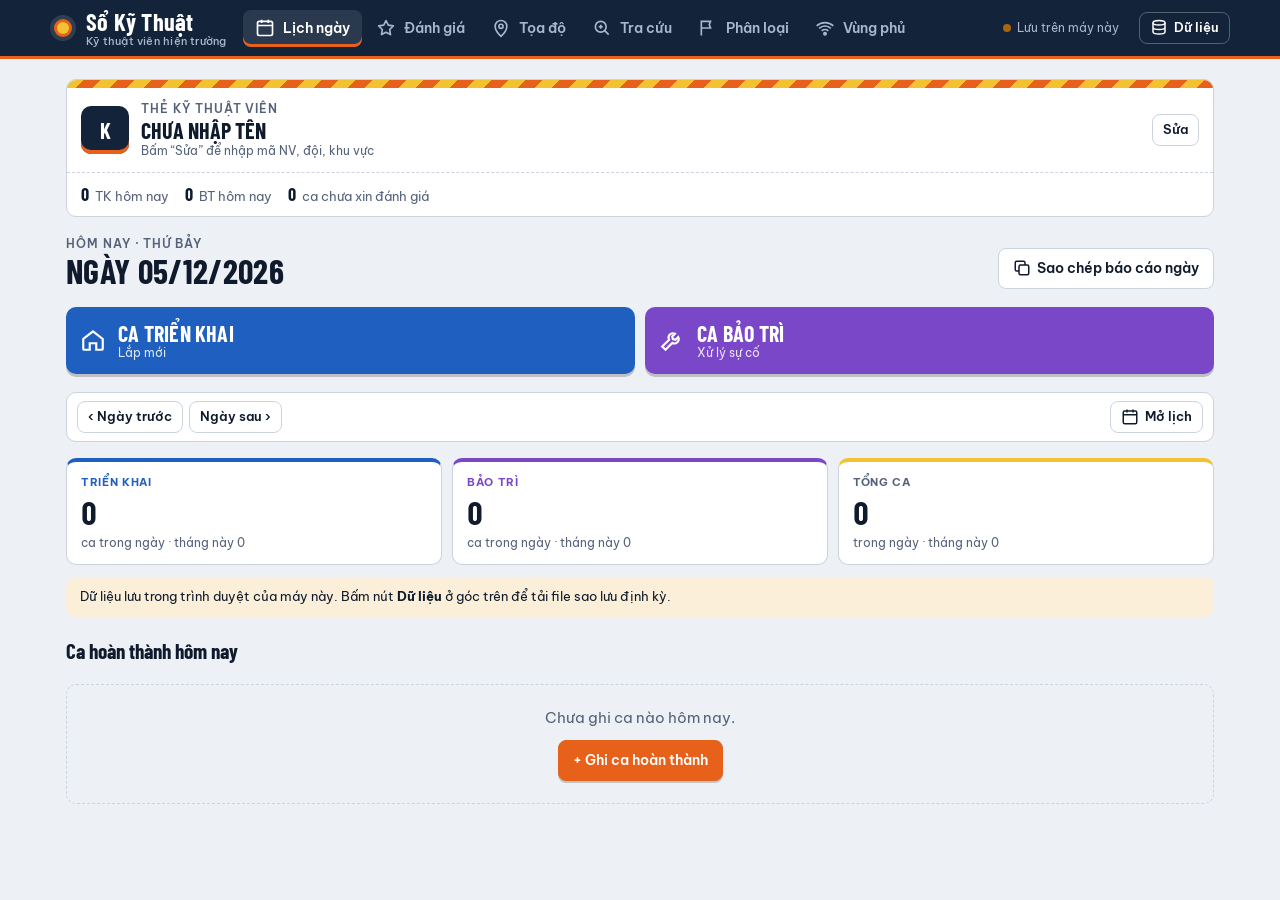
<file: index.html>
<!doctype html>
<html lang="vi"><head><meta charset="utf-8">
<meta name="viewport" content="width=device-width,initial-scale=1,viewport-fit=cover">
<meta name="theme-color" content="#13233A">
<meta name="mobile-web-app-capable" content="yes"><meta name="apple-mobile-web-app-capable" content="yes">
<meta name="apple-mobile-web-app-title" content="Sổ Kỹ Thuật">
<link rel="manifest" href="manifest.webmanifest">
<link rel="apple-touch-icon" href="icon-192.png">
<link rel="icon" href="data:image/svg+xml,%3Csvg xmlns='http://www.w3.org/2000/svg' viewBox='0 0 32 32'%3E%3Ccircle cx='16' cy='16' r='15' fill='%230B6E69'/%3E%3Ccircle cx='16' cy='16' r='7' fill='%23F2C230'/%3E%3C/svg%3E">
<style>:root{color-scheme:light;padding-top:env(safe-area-inset-top,0px);padding-bottom:env(safe-area-inset-bottom,0px)}body{margin:0;font:14px system-ui,sans-serif}img{max-width:100%}[hidden]{display:none!important}</style>
</head><body>
<title>Sổ Kỹ Thuật</title>
<meta name="claude:viewport-fit-sides" content="cover">
<link rel="preconnect" href="https://fonts.googleapis.com">
<link rel="preconnect" href="https://fonts.gstatic.com" crossorigin>
<link rel="stylesheet" href="https://fonts.googleapis.com/css2?family=Be+Vietnam+Pro:wght@400;500;600;700&family=Barlow+Condensed:wght@600;700&family=JetBrains+Mono:wght@500&display=swap">
<style>
/* Layout: sổ tay hiện trường của kỹ thuật viên — thanh đầu xanh đậm như đồng phục, điểm nhấn cam phản quang, mỗi tab là một bảng làm việc. */
:root{
  --bg:#EDF0F4; --surface:#FFFFFF; --surface-2:#E1E6ED; --ink:#0F1B2D; --muted:#55627A; --line:#CBD3DF;
  --accent:#E8611A; --accent-ink:#FFFFFF; --fiber:#F2C230; --fiber-ink:#3A2C00;
  --t-deploy:#1F5FBF; --t-maint:#7B47C9; --t-coord:#0E8A82;
  --ok:#23804A; --warn:#A8670E; --bad:#C0322B; --ok-bg:#E0F2E7; --warn-bg:#FCEFD9; --bad-bg:#FBE2E0; --info-bg:#FDEBDF;
  --band:#13233A; --band-ink:#FFFFFF; --band-muted:#A9B7CC;
  --f-display:"Barlow Condensed","Arial Narrow",system-ui,sans-serif;
  --f-body:"Be Vietnam Pro",system-ui,-apple-system,"Segoe UI",Roboto,sans-serif;
  --f-mono:"JetBrains Mono",ui-monospace,SFMono-Regular,Menlo,monospace;
  --r:10px;
}
@media (prefers-color-scheme: dark){:root:not([data-theme="light"]){
  --bg:#0A111B; --surface:#121C2A; --surface-2:#1A2638; --ink:#E6ECF4; --muted:#91A1B9; --line:#26354A;
  --accent:#FF8340; --accent-ink:#1A0B02; --fiber:#F2C230; --fiber-ink:#2A2000;
  --t-deploy:#6EA2F2; --t-maint:#B48CF2; --t-coord:#3FC2B8;
  --ok:#5CC285; --warn:#E6AE4E; --bad:#F2766E; --ok-bg:#16301F; --warn-bg:#352812; --bad-bg:#3A1A18; --info-bg:#3A2213;
  --band:#060C15; --band-ink:#FFFFFF; --band-muted:#8C9BB2;
  color-scheme:dark}}
:root[data-theme="dark"]{
  --bg:#0A111B; --surface:#121C2A; --surface-2:#1A2638; --ink:#E6ECF4; --muted:#91A1B9; --line:#26354A;
  --accent:#FF8340; --accent-ink:#1A0B02; --fiber:#F2C230; --fiber-ink:#2A2000;
  --t-deploy:#6EA2F2; --t-maint:#B48CF2; --t-coord:#3FC2B8;
  --ok:#5CC285; --warn:#E6AE4E; --bad:#F2766E; --ok-bg:#16301F; --warn-bg:#352812; --bad-bg:#3A1A18; --info-bg:#3A2213;
  --band:#060C15; --band-ink:#FFFFFF; --band-muted:#8C9BB2;
  color-scheme:dark}
*{box-sizing:border-box}
[hidden]{display:none!important}
html,body{background:var(--bg);color:var(--ink)}
body{font-family:var(--f-body);font-size:15px;line-height:1.5;-webkit-font-smoothing:antialiased}
body::before{content:"";position:fixed;inset:0 0 auto;height:env(safe-area-inset-top,0px);z-index:30;background:var(--band)}
button,input,select,textarea{font:inherit;color:inherit}
:focus-visible{outline:2px solid var(--accent);outline-offset:2px}
.mono{font-family:var(--f-mono);font-variant-numeric:tabular-nums;font-size:.92em}
h1,h2,h3{margin:0;text-wrap:balance}

/* header */
.top{position:sticky;top:env(safe-area-inset-top,0px);z-index:20;background:var(--surface);border-bottom:1px solid var(--line);
  padding-left:max(16px,env(safe-area-inset-left,0px));padding-right:max(16px,env(safe-area-inset-right,0px))}
.top-in{max-width:1180px;margin:0 auto;display:flex;align-items:center;gap:16px;min-height:56px}
.brand{display:flex;align-items:center;gap:10px;font-family:var(--f-display);font-weight:700;font-size:24px;letter-spacing:.01em;white-space:nowrap}
.brand-mark{width:26px;height:26px;border-radius:50%;background:var(--surface-2);position:relative;flex:none}
.brand-mark::before{content:"";position:absolute;inset:7px;border-radius:50%;background:var(--fiber);box-shadow:0 0 0 3px var(--accent)}
.sync{margin-left:auto;font-size:12px;color:var(--muted);display:flex;align-items:center;gap:6px;white-space:nowrap}
.sync i{width:8px;height:8px;border-radius:50%;background:var(--muted);display:inline-block}
.sync[data-s="cloud"] i{background:var(--ok)} .sync[data-s="local"] i{background:var(--warn)} .sync[data-s="error"] i,.sync[data-s="slow"] i{background:var(--bad)}
nav.tabs{display:flex;gap:2px}
nav.tabs a{display:flex;align-items:center;gap:8px;padding:8px 12px;border-radius:8px;color:var(--muted);text-decoration:none;font-weight:600;font-size:14px}
nav.tabs a svg{width:20px;height:20px;flex:none}
nav.tabs a[aria-current="page"]{color:var(--accent);background:var(--info-bg)}
@media (max-width:759px){
  .top-in{flex-wrap:wrap;gap:6px 10px;min-height:0;padding-top:8px}
  nav.tabs{order:3;width:100%;display:grid;grid-template-columns:repeat(6,minmax(0,1fr));gap:2px;padding-bottom:4px}
  nav.tabs a{flex-direction:column;gap:2px;font-size:11px;padding:6px 2px;text-align:center;white-space:nowrap}
  nav.tabs a[aria-current="page"]{box-shadow:inset 0 -2px 0 var(--accent)}
}

main{max-width:1180px;margin:0 auto;padding-block:20px 48px;
  padding-left:max(16px,env(safe-area-inset-left,0px));padding-right:max(16px,env(safe-area-inset-right,0px))}
.view{display:flex;flex-direction:column;gap:18px}
.eyebrow{font-size:12px;font-weight:600;letter-spacing:.08em;text-transform:uppercase;color:var(--muted)}
.vtitle{font-family:var(--f-display);font-weight:700;font-size:34px;line-height:1.05;letter-spacing:.005em}
.sec-title{font-family:var(--f-display);font-weight:700;font-size:21px;display:flex;align-items:baseline;gap:8px}
.sec-title small{font-family:var(--f-body);font-size:13px;color:var(--muted);font-weight:500}
.head-row{display:flex;align-items:flex-end;justify-content:space-between;gap:12px;flex-wrap:wrap}

/* buttons */
.btn{display:inline-flex;align-items:center;justify-content:center;gap:6px;border:1px solid var(--line);background:var(--surface);
  border-radius:8px;padding:9px 14px;font-weight:600;font-size:14px;cursor:pointer;min-height:40px;text-decoration:none;color:var(--ink)}
.btn:hover{border-color:var(--muted)}
.btn.pri{background:var(--accent);border-color:var(--accent);color:var(--accent-ink)}
.btn.danger{color:var(--bad);border-color:var(--bad)}
.btn.danger.armed{background:var(--bad);color:var(--surface)}
.btn.sm{min-height:32px;padding:5px 10px;font-size:13px}
.btn svg{width:18px;height:18px}
.row{display:flex;gap:8px;flex-wrap:wrap;align-items:center}

/* chips / pills */
.chips{display:flex;gap:6px;flex-wrap:wrap}
.chip{border:1px solid var(--line);background:var(--surface);border-radius:999px;padding:5px 12px;font-size:13px;font-weight:600;cursor:pointer;color:var(--muted)}
.chip[aria-pressed="true"]{background:var(--ink);color:var(--surface);border-color:var(--ink)}
.pill{display:inline-flex;align-items:center;gap:5px;border-radius:999px;padding:2px 9px;font-size:12px;font-weight:600;white-space:nowrap}
.s-cho{background:var(--surface-2);color:var(--muted)}
.s-dang{background:var(--info-bg);color:var(--accent)}
.s-xong{background:var(--ok-bg);color:var(--ok)}
.s-hen{background:var(--warn-bg);color:var(--warn)}
.p-ok{background:var(--ok-bg);color:var(--ok)} .p-warn{background:var(--warn-bg);color:var(--warn)} .p-bad{background:var(--bad-bg);color:var(--bad)}
.tag{font-size:11px;font-weight:700;letter-spacing:.06em;text-transform:uppercase}
.c-trien_khai{--tc:var(--t-deploy)} .c-bao_tri{--tc:var(--t-maint)} .c-toa_do{--tc:var(--t-coord)}
.tag{color:var(--tc,var(--muted))}

/* KPI */
.kpis{display:grid;grid-template-columns:repeat(4,minmax(0,1fr));gap:10px}
@media (max-width:759px){.kpis{grid-template-columns:repeat(2,minmax(0,1fr))}}
.kpi{background:var(--surface);border:1px solid var(--line);border-radius:var(--r);padding:12px 14px;display:flex;flex-direction:column;gap:6px;border-top:3px solid var(--tc,var(--fiber))}
.kpi .n{font-family:var(--f-display);font-weight:700;font-size:32px;line-height:1;font-variant-numeric:tabular-nums}
.kpi .n small{font-size:18px;color:var(--muted)}
.bar{height:6px;border-radius:3px;background:var(--surface-2);overflow:hidden}
.bar>span{display:block;height:100%;background:var(--tc,var(--accent))}

/* job list */
.list{display:flex;flex-direction:column;gap:8px}
.group-h{font-size:13px;font-weight:600;color:var(--muted);margin-top:6px}
.job{display:flex;width:100%;text-align:left;background:var(--surface);border:1px solid var(--line);border-radius:var(--r);padding:0;cursor:pointer;overflow:hidden}
.job:hover{border-color:var(--muted)}
.job .stripe{width:5px;flex:none;background:var(--tc)}
.job-main{flex:1;min-width:0;padding:10px 14px;display:flex;flex-direction:column;gap:3px}
.job-top{display:flex;justify-content:space-between;gap:8px;align-items:center}
.job-name{font-weight:600;font-size:16px}
.job-sub{font-size:13px;color:var(--muted);white-space:nowrap;overflow:hidden;text-overflow:ellipsis}
.job-meta{display:flex;gap:6px;flex-wrap:wrap;align-items:center;margin-top:3px;font-size:12px;color:var(--muted)}
.time{font-family:var(--f-mono);font-size:13px;font-weight:500}
.empty{border:1.5px dashed var(--line);border-radius:var(--r);padding:22px;text-align:center;color:var(--muted);display:flex;flex-direction:column;gap:10px;align-items:center}
.notice{background:var(--warn-bg);color:var(--ink);border-radius:var(--r);padding:10px 14px;font-size:13px}

.toolbar{display:flex;gap:8px;flex-wrap:wrap;align-items:center}
.search{flex:1 1 220px;min-width:0;border:1px solid var(--line);background:var(--surface);border-radius:8px;padding:9px 12px;min-height:40px}
select.sel{border:1px solid var(--line);background:var(--surface);border-radius:8px;padding:8px 10px;min-height:40px}

/* customer list */
.cust{display:grid;grid-template-columns:minmax(0,1fr) auto;gap:4px 12px;background:var(--surface);border:1px solid var(--line);border-radius:var(--r);padding:12px 14px;cursor:pointer;text-align:left;width:100%}
.cust:hover{border-color:var(--muted)}
.cust .nm{font-weight:600}
.cust .sub{font-size:13px;color:var(--muted);grid-column:1/-1;min-width:0;overflow:hidden;text-overflow:ellipsis;white-space:nowrap}
.cust .co{grid-column:1/-1;display:flex;gap:8px;flex-wrap:wrap;align-items:center;font-size:13px}

/* sheet */
.scrim{position:fixed;inset:0;background:rgba(5,12,11,.45);z-index:40;display:flex;align-items:flex-end;justify-content:center}
.sheet{background:var(--bg);width:100%;max-width:640px;max-height:92%;border-radius:16px 16px 0 0;display:flex;flex-direction:column;box-shadow:0 -8px 40px rgba(0,0,0,.25)}
@media (min-width:760px){.scrim{align-items:center}.sheet{border-radius:16px;max-height:88%}}
.sheet-h{display:flex;align-items:center;justify-content:space-between;gap:10px;padding:14px 18px;border-bottom:1px solid var(--line);background:var(--surface);border-radius:16px 16px 0 0}
.sheet-h h2{font-family:var(--f-display);font-size:23px}
.sheet-b{overflow:auto;padding:16px 18px;display:flex;flex-direction:column;gap:16px}
.sheet-f{padding:12px 18px calc(12px + env(safe-area-inset-bottom,0px));border-top:1px solid var(--line);background:var(--surface);display:flex;gap:8px;flex-wrap:wrap;justify-content:space-between;border-radius:0 0 16px 16px}
.x{border:0;background:transparent;font-size:26px;line-height:1;cursor:pointer;color:var(--muted);padding:4px 8px}
fieldset{border:0;margin:0;padding:0;display:flex;flex-direction:column;gap:10px}
legend{font-size:12px;font-weight:700;letter-spacing:.07em;text-transform:uppercase;color:var(--muted);margin-bottom:8px;padding:0}
.grid2{display:grid;grid-template-columns:repeat(2,minmax(0,1fr));gap:10px}
@media (max-width:480px){.grid2{grid-template-columns:minmax(0,1fr)}}
label.f{display:flex;flex-direction:column;gap:4px;font-size:13px;font-weight:600;color:var(--muted);min-width:0}
label.f input,label.f select,label.f textarea{border:1px solid var(--line);background:var(--surface);border-radius:8px;padding:9px 11px;font-weight:400;color:var(--ink);min-height:40px;width:100%;min-width:0}
label.f textarea{min-height:70px;resize:vertical}
.hint{font-size:12px;color:var(--muted);font-weight:400}
.hint.bad{color:var(--bad)} .hint.ok{color:var(--ok)}
.seg{display:flex;border:1px solid var(--line);border-radius:8px;overflow:hidden;background:var(--surface);flex-wrap:wrap}
.seg button{flex:1;border:0;background:transparent;padding:8px 10px;font-weight:600;font-size:13px;cursor:pointer;color:var(--muted);min-height:38px;white-space:nowrap}
.seg button+button{border-left:1px solid var(--line)}
.seg button[aria-pressed="true"]{background:var(--ink);color:var(--surface)}
.check{display:flex;flex-direction:column;background:var(--surface);border:1px solid var(--line);border-radius:var(--r);overflow:hidden}
.check label{display:flex;gap:10px;align-items:flex-start;padding:9px 12px;cursor:pointer;font-size:14px}
.check label+label{border-top:1px solid var(--line)}
.check input{width:18px;height:18px;margin-top:2px;accent-color:var(--accent);flex:none}
.check input:checked+span{color:var(--muted);text-decoration:line-through}
.infobox{background:var(--surface);border:1px solid var(--line);border-radius:var(--r);padding:12px 14px;display:flex;flex-direction:column;gap:6px;font-size:14px}
.kv{display:flex;justify-content:space-between;gap:10px}
.kv span:first-child{color:var(--muted)}

/* coverage */
.cov-layout{display:grid;grid-template-columns:minmax(0,1fr) 330px;gap:16px;align-items:start}
@media (max-width:899px){.cov-layout{grid-template-columns:minmax(0,1fr)}}
.panel{background:var(--surface);border:1px solid var(--line);border-radius:var(--r);padding:14px;display:flex;flex-direction:column;gap:12px;min-width:0}
.panel h3{font-size:12px;font-weight:700;letter-spacing:.07em;text-transform:uppercase;color:var(--muted)}
.canvas-wrap{display:flex;justify-content:center;overflow:hidden;background:var(--surface-2);border-radius:8px;padding:6px;min-height:200px}
#covCanvas{touch-action:none;display:block;max-width:100%}
.tools{display:flex;gap:6px;flex-wrap:wrap}
.tool{display:inline-flex;align-items:center;gap:6px;border:1px solid var(--line);background:var(--surface);border-radius:8px;padding:6px 10px;font-weight:600;font-size:13px;cursor:pointer;min-height:36px}
.tool[aria-pressed="true"]{background:var(--accent);border-color:var(--accent);color:var(--accent-ink)}
.tool svg{width:16px;height:16px}
.legend{display:flex;flex-direction:column;gap:4px}
.ramp{height:10px;border-radius:5px;background:linear-gradient(90deg,#c9302c 0%,#f08a3c 25%,#f2d24b 47%,#7cc15a 70%,#1f9a4e 100%)}
.ramp-l{display:flex;justify-content:space-between;font-size:11px;color:var(--muted)}
.stack{display:flex;height:12px;border-radius:4px;overflow:hidden;background:var(--surface-2)}
.stack span{display:block;height:100%}
.flrow{display:grid;grid-template-columns:52px minmax(0,1fr) 46px;gap:8px;align-items:center;font-size:13px}
.dev{display:flex;justify-content:space-between;gap:8px;font-size:13px;align-items:center}
.inline-in{display:flex;align-items:center;gap:6px;font-size:13px;font-weight:600;color:var(--muted)}
.inline-in input,.inline-in select{border:1px solid var(--line);background:var(--surface);border-radius:8px;padding:6px 8px;width:76px;min-height:36px;color:var(--ink)}
.inline-in select{width:auto}
.look{background:var(--surface);border:1px solid var(--line);border-radius:var(--r);padding:16px;display:flex;flex-direction:column;gap:14px}
.look-h{display:flex;justify-content:space-between;gap:12px;flex-wrap:wrap;align-items:flex-start}
.look-h .nm{font-family:var(--f-display);font-weight:700;font-size:24px;line-height:1.1}
.days{display:flex;align-items:baseline;gap:8px;flex-wrap:wrap;padding:12px 14px;border-radius:8px;background:var(--ok-bg)}
.days.pending{background:var(--warn-bg)}
.days .big{font-family:var(--f-display);font-weight:700;font-size:44px;line-height:1;font-variant-numeric:tabular-nums;color:var(--ok)}
.days.pending .big{color:var(--warn);font-size:26px}
.tl{display:flex;flex-direction:column;border-left:2px solid var(--line);margin-left:6px}
.tl-i{position:relative;padding:4px 0 12px 16px;display:flex;flex-direction:column;gap:2px;cursor:pointer;text-align:left;background:none;border:0;width:100%}
.tl-i::before{content:"";position:absolute;left:-7px;top:9px;width:12px;height:12px;border-radius:50%;background:var(--surface);border:2px solid var(--tc,var(--muted))}
.tl-i.done::before{background:var(--tc)}
.hist{display:flex;flex-direction:column;gap:4px;font-size:13px}
.hist div{display:flex;justify-content:space-between;gap:8px;flex-wrap:wrap}
.day-layout{display:grid;grid-template-columns:minmax(0,340px) minmax(0,1fr);gap:16px;align-items:start}
@media (max-width:759px){.day-layout{grid-template-columns:minmax(0,1fr)}}
.day-layout .kpis{grid-template-columns:repeat(2,minmax(0,1fr))}
.cal{background:var(--surface);border:1px solid var(--line);border-radius:var(--r);padding:12px;display:flex;flex-direction:column;gap:8px}
.day-layout.collapsed{grid-template-columns:minmax(0,1fr)}
.day-layout.collapsed .cal{padding:8px 10px}
.day-layout.collapsed .kpis{grid-template-columns:repeat(4,minmax(0,1fr))}
@media (max-width:759px){.day-layout.collapsed .kpis{grid-template-columns:repeat(2,minmax(0,1fr))}}
.cal-bar{display:flex;align-items:center;gap:6px;flex-wrap:wrap}
.cal-bar-d{font-weight:600;font-variant-numeric:tabular-nums;padding:0 4px;text-transform:capitalize}
.cal-h{display:flex;align-items:center;justify-content:space-between;gap:8px}
.cal-g{display:grid;grid-template-columns:repeat(7,minmax(0,1fr));gap:2px}
.cal-w{font-size:11px;font-weight:600;color:var(--muted);text-align:center;padding:2px 0}
.cal-d{border:0;background:transparent;border-radius:8px;display:flex;flex-direction:column;align-items:center;justify-content:center;gap:2px;padding:6px 0 4px;cursor:pointer;font-variant-numeric:tabular-nums;font-size:14px;min-height:42px;color:var(--ink)}
.cal-d:hover{background:var(--surface-2)}
.cal-d.out{color:var(--muted);opacity:.55}
.cal-d.today{color:var(--accent);font-weight:700;box-shadow:inset 0 0 0 1.5px var(--accent)}
.cal-d[aria-pressed="true"]{background:var(--ink);color:var(--surface)}
.dots{display:flex;gap:3px;height:5px}
.dots i,.lg{width:5px;height:5px;border-radius:50%;display:inline-block}
.lg{margin:0 3px 1px 6px;vertical-align:middle}
.steps{margin:0;padding-left:20px;display:flex;flex-direction:column;gap:4px;font-size:14px}
#btnData{margin-left:4px;flex:none}
@media (max-width:759px){#btnData{min-height:34px;padding:5px 8px}}
@media (max-width:420px){.sync span{display:none}}
.rfgrid{display:grid;grid-template-columns:minmax(0,1fr);gap:6px}
.rfgrid .inline-in{justify-content:space-between}
.rfgrid .inline-in span{display:flex;align-items:center;gap:4px}
.rcard{display:flex;background:var(--surface);border:1px solid var(--line);border-radius:var(--r);overflow:hidden}
.rcard .stripe{width:5px;flex:none;background:var(--tc)}
.rc-main{flex:1;min-width:0;padding:10px 14px;display:flex;flex-direction:column;gap:6px}
.stars{display:inline-flex;gap:2px}
.star{border:0;background:none;font-size:26px;line-height:1;color:var(--line);cursor:pointer;padding:0 2px}
.star.on{color:var(--fiber)}
.kpis.k3{grid-template-columns:repeat(3,minmax(0,1fr))}
.day-layout .kpis.k3{grid-template-columns:repeat(3,minmax(0,1fr))}
.coordbig{font-size:18px;font-weight:600;letter-spacing:.01em;user-select:all}
.top{background:var(--band);color:var(--band-ink);border-bottom:3px solid var(--accent)}
.brand{color:var(--band-ink);line-height:1}
.brand>span{display:flex;flex-direction:column;gap:2px}
.brand small{font-family:var(--f-body);font-size:11px;font-weight:500;color:var(--band-muted);letter-spacing:.02em}
.brand-mark{background:rgba(255,255,255,.12)}
.brand-mark::before{box-shadow:0 0 0 3px var(--accent)}
nav.tabs a{color:var(--band-muted)}
nav.tabs a:hover{color:var(--band-ink)}
nav.tabs a[aria-current="page"]{color:var(--band-ink);background:rgba(255,255,255,.1);box-shadow:inset 0 -3px 0 var(--accent)}
.sync{color:var(--band-muted)}
#btnData{background:transparent;color:var(--band-ink);border-color:rgba(255,255,255,.28)}
.btn.pri{box-shadow:0 2px 0 rgba(0,0,0,.18)}
.vtitle{text-transform:uppercase;letter-spacing:.01em}
.ktv{background:var(--surface);border:1px solid var(--line);border-radius:var(--r);overflow:hidden}
.ktv-tape{height:8px;background:repeating-linear-gradient(-45deg,var(--accent) 0 12px,var(--fiber) 12px 24px)}
.ktv-body{display:flex;align-items:center;gap:12px;padding:12px 14px}
.ktv-av{width:48px;height:48px;border-radius:10px;background:var(--band);color:var(--band-ink);display:grid;place-items:center;font-family:var(--f-display);font-weight:700;font-size:22px;flex:none;box-shadow:inset 0 -4px 0 var(--accent)}
.ktv-id{display:flex;flex-direction:column;min-width:0;flex:1}
.ktv-id b{font-family:var(--f-display);font-size:22px;line-height:1.1;text-transform:uppercase}
.ktv-stats{display:flex;flex-wrap:wrap;gap:6px 16px;padding:8px 14px;border-top:1px dashed var(--line);font-size:13px;color:var(--muted)}
.ktv-stats b{font-family:var(--f-display);font-size:18px;color:var(--ink);margin-right:3px}
.ktv-stats .warn b{color:var(--accent)}
.quick{display:grid;grid-template-columns:repeat(2,minmax(0,1fr));gap:10px}
.qbtn{display:flex;align-items:center;gap:12px;padding:14px;border-radius:var(--r);border:0;background:var(--tc);color:#fff;cursor:pointer;text-align:left;box-shadow:0 3px 0 rgba(0,0,0,.2)}
.qbtn:active{transform:translateY(2px);box-shadow:0 1px 0 rgba(0,0,0,.2)}
.qbtn svg{width:26px;height:26px;flex:none}
.qbtn span{display:flex;flex-direction:column;line-height:1.15}
.qbtn b{white-space:nowrap;font-family:var(--f-display);font-size:clamp(17px,5vw,22px);text-transform:uppercase;letter-spacing:.01em}
.qbtn small{font-size:12px;opacity:.85}
:root[data-theme="dark"] .qbtn{color:#0A111B}
@media (prefers-color-scheme: dark){:root:not([data-theme="light"]) .qbtn{color:#0A111B}}
.kpi{border-top-width:4px}
.thumbs{display:flex;flex-wrap:wrap;gap:8px}
.thumbw{position:relative}
.thumb{width:84px;height:84px;padding:0;border:1px solid var(--line);border-radius:8px;overflow:hidden;background:var(--surface-2);cursor:zoom-in}
.thumb img{width:100%;height:100%;object-fit:cover;display:block}
.thumbx{position:absolute;top:-6px;right:-6px;min-width:24px;height:24px;border-radius:12px;border:0;background:var(--bad);color:#fff;font-weight:700;cursor:pointer;padding:0 6px;font-size:13px}
.ktv-av{overflow:hidden}
.ktv-av img{width:100%;height:100%;object-fit:cover;display:block}
.lightbox{position:fixed;inset:0;z-index:90;background:rgba(3,8,14,.92);display:flex;flex-direction:column;align-items:center;justify-content:center;gap:12px;padding:calc(16px + env(safe-area-inset-top,0px)) 16px calc(16px + env(safe-area-inset-bottom,0px))}
.lightbox img{max-width:100%;max-height:calc(100% - 64px);object-fit:contain;border-radius:6px}
.lb-bar{color:#fff;font-size:13px;justify-content:center}
.flagwarn{border-radius:6px;padding:6px 10px;font-size:13px;background:var(--warn-bg)}
.flagwarn.ham{background:var(--bad-bg)}
.flagcard.ham{border-left:4px solid var(--bad)} .flagcard.luuy{border-left:4px solid var(--warn)}
@media (max-width:759px){nav.tabs a{font-size:10px}nav.tabs a svg{width:19px;height:19px}}
.notepre{margin:0;white-space:pre-wrap;font-family:var(--f-mono);font-size:13px;line-height:1.6;background:var(--surface-2);border-radius:8px;padding:12px 14px;overflow-x:auto}
.toast{position:fixed;left:50%;transform:translateX(-50%);bottom:calc(24px + env(safe-area-inset-bottom,0px));background:var(--ink);color:var(--surface);padding:10px 16px;border-radius:8px;font-size:14px;z-index:60;max-width:calc(100% - 32px)}
@media (min-width:760px){.toast{bottom:calc(24px + env(safe-area-inset-bottom,0px))}}
@media (prefers-reduced-motion:no-preference){.sheet{animation:up .18s ease-out}@keyframes up{from{transform:translateY(24px);opacity:.6}}}
</style>

<header class="top">
  <div class="top-in">
    <div class="brand"><span class="brand-mark" aria-hidden="true"></span><span>Sổ Kỹ Thuật<small id="brandSub">Kỹ thuật viên hiện trường</small></span></div>
    <nav class="tabs" aria-label="Chuyển mục">
      <a href="#hom-nay" data-v="hom-nay"><svg viewBox="0 0 24 24" fill="none" stroke="currentColor" stroke-width="2"><rect x="3" y="4" width="18" height="17" rx="2"/><path d="M3 9h18M8 2v4M16 2v4"/></svg>Lịch ngày</a>
      <a href="#danh-gia" data-v="danh-gia"><svg viewBox="0 0 24 24" fill="none" stroke="currentColor" stroke-width="2" stroke-linejoin="round"><path d="M12 3l2.7 5.6 6.1.9-4.4 4.3 1 6.1L12 17l-5.4 2.9 1-6.1-4.4-4.3 6.1-.9z"/></svg>Đánh giá</a>
      <a href="#toa-do" data-v="toa-do"><svg viewBox="0 0 24 24" fill="none" stroke="currentColor" stroke-width="2"><path d="M12 22s7-6.2 7-12a7 7 0 1 0-14 0c0 5.8 7 12 7 12z"/><circle cx="12" cy="10" r="2.5"/></svg>Tọa độ</a>
      <a href="#tra-cuu" data-v="tra-cuu"><svg viewBox="0 0 24 24" fill="none" stroke="currentColor" stroke-width="2"><circle cx="10.5" cy="10.5" r="6.5"/><path d="M20 20l-4.8-4.8M8 10.5h5M10.5 8v5"/></svg>Tra cứu</a>
      <a href="#phan-loai" data-v="phan-loai"><svg viewBox="0 0 24 24" fill="none" stroke="currentColor" stroke-width="2"><path d="M4 21V4h11l-1.5 4L15 12H4"/></svg>Phân loại</a>
      <a href="#vung-phu" data-v="vung-phu"><svg viewBox="0 0 24 24" fill="none" stroke="currentColor" stroke-width="2"><path d="M5 12.5a10 10 0 0 1 14 0M8 15.5a6 6 0 0 1 8 0"/><circle cx="12" cy="19" r="1.4" fill="currentColor"/><path d="M2 9.5a14.5 14.5 0 0 1 20 0"/></svg>Vùng phủ</a>
    </nav>
    <div class="sync" id="sync" data-s="loading"><i></i><span>Đang tải…</span></div>
    <button class="btn sm" type="button" id="btnData" aria-label="Sao lưu và chuyển dữ liệu"><svg viewBox="0 0 24 24" fill="none" stroke="currentColor" stroke-width="2"><ellipse cx="12" cy="5" rx="8" ry="3"/><path d="M4 5v6c0 1.7 3.6 3 8 3s8-1.3 8-3V5M4 11v6c0 1.7 3.6 3 8 3s8-1.3 8-3v-6"/></svg><span class="hide-sm">Dữ liệu</span></button>
  </div>
</header>

<main>
  <!-- HÔM NAY -->
  <section class="view" id="v-hom-nay" hidden>
    <div class="ktv" id="ktvBadge"></div>
    <div class="head-row">
      <div><div class="eyebrow" id="todayDow"></div><h1 class="vtitle" id="todayTitle"></h1></div>
      <div class="row">
        <button class="btn" id="btnReport" type="button"><svg viewBox="0 0 24 24" fill="none" stroke="currentColor" stroke-width="2"><rect x="8" y="8" width="13" height="13" rx="2"/><path d="M16 8V5a2 2 0 0 0-2-2H5a2 2 0 0 0-2 2v9a2 2 0 0 0 2 2h3"/></svg>Sao chép báo cáo ngày</button>
      </div>
    </div>
    <div class="quick">
      <button class="qbtn c-trien_khai" type="button" data-new-job="trien_khai"><svg viewBox="0 0 24 24" fill="none" stroke="currentColor" stroke-width="2"><path d="M3 11l9-7 9 7v9a1 1 0 0 1-1 1h-5v-6H9v6H4a1 1 0 0 1-1-1z"/></svg><span><b>Ca triển khai</b><small>Lắp mới</small></span></button>
      <button class="qbtn c-bao_tri" type="button" data-new-job="bao_tri"><svg viewBox="0 0 24 24" fill="none" stroke="currentColor" stroke-width="2"><path d="M14.7 6.3a4 4 0 0 0-5.4 5.4L3 18l3 3 6.3-6.3a4 4 0 0 0 5.4-5.4l-2.5 2.5-2.4-.6-.6-2.4z"/></svg><span><b>Ca bảo trì</b><small>Xử lý sự cố</small></span></button>
    </div>
    <div class="day-layout">
      <div class="cal" id="cal"></div>
      <div style="display:flex;flex-direction:column;gap:12px;min-width:0">
        <div class="kpis k3" id="kpis"></div>
        <div id="localNotice"></div>
      </div>
    </div>
    <div class="sec-title"><span id="dayListTitle">Việc trong ngày</span> <small id="todayCount"></small></div>
    <div class="list" id="todayList"></div>
    <div id="backupBox"></div>
  </section>

  <!-- CÔNG VIỆC -->
  <section class="view" id="v-danh-gia" hidden>
    <div class="head-row">
      <div><div class="eyebrow">Hi FPT</div><h1 class="vtitle">Xin đánh giá</h1></div>
      <div class="row"><button class="btn sm" type="button" data-rm="-1" aria-label="Tháng trước">‹</button><b id="rateMonth" style="min-width:110px;text-align:center"></b><button class="btn sm" type="button" data-rm="1" aria-label="Tháng sau">›</button></div>
    </div>
    <div class="kpis" id="rateKpis"></div>
    <div class="toolbar"><input class="search" id="rateSearch" type="search" placeholder="Tìm tên khách, số HĐ, SĐT…"></div>
    <div class="chips" id="rateChips"></div>
    <div class="list" id="rateList"></div>
    <details class="panel" id="rateTplBox"><summary style="cursor:pointer;font-weight:600">Lời nhắn xin đánh giá</summary>
      <div class="hint">Mỗi loại ca một lời nhắn. Dùng {ten} (tên khách), {hd} (số HĐ), {ngay} (ngày làm), {loi} (lỗi khách báo, chỉ ca bảo trì). Lời nhắn được lưu trên máy này.</div>
      <label class="f" style="color:var(--t-deploy)">Ca triển khai<textarea id="rateTpl_tk" data-tk="trien_khai" style="width:100%;min-height:120px;border:1px solid var(--line);border-radius:8px;padding:10px;background:var(--surface);color:var(--ink)"></textarea></label>
      <div class="row"><button class="btn sm" type="button" data-tpl-reset="trien_khai">Về lời nhắn mẫu</button></div>
      <label class="f" style="color:var(--t-maint)">Ca bảo trì<textarea id="rateTpl_bt" data-tk="bao_tri" style="width:100%;min-height:120px;border:1px solid var(--line);border-radius:8px;padding:10px;background:var(--surface);color:var(--ink)"></textarea></label>
      <div class="row"><button class="btn sm" type="button" data-tpl-reset="bao_tri">Về lời nhắn mẫu</button></div>
    </details>
  </section>

  <!-- TỌA ĐỘ -->
  <section class="view" id="v-toa-do" hidden>
    <div class="head-row">
      <div><div class="eyebrow">Khách hàng</div><h1 class="vtitle">Tra cứu tọa độ</h1></div>
      <button class="btn pri" type="button" id="btnNewCust">+ Thêm khách</button>
    </div>
    <input class="search" id="custSearch" type="search" placeholder="Nhập tên khách, số HĐ, SĐT hoặc mã tập điểm…" style="flex:none">
    <div class="list" id="custList"></div>
  </section>

  <!-- TRA CỨU -->
  <section class="view" id="v-tra-cuu" hidden>
    <div class="head-row">
      <div><div class="eyebrow">Khách hàng · Hợp đồng</div><h1 class="vtitle">Tra cứu</h1></div>
    </div>
    <div id="lookList" style="display:flex;flex-direction:column;gap:12px">
      <input class="search" id="lookIn" type="search" placeholder="Nhập số hợp đồng, tên khách hoặc số điện thoại…" style="flex:none">
      <div id="lookOut" class="list"></div>
    </div>
    <div id="lookDetail" hidden></div>
  </section>

  <!-- PHÂN LOẠI -->
  <section class="view" id="v-phan-loai" hidden>
    <div class="head-row">
      <div><div class="eyebrow">Ghi chú riêng của bạn</div><h1 class="vtitle">Phân loại khách hãm</h1></div>
      <button class="btn pri" type="button" id="btnFlagNew">+ Phân loại khách</button>
    </div>
    <div class="kpis" id="flagKpis" style="grid-template-columns:repeat(3,minmax(0,1fr))"></div>
    <div class="toolbar"><input class="search" id="flagSearch" type="search" placeholder="Tìm tên, số HĐ, SĐT…"><div class="chips" id="flagChips"></div></div>
    <div class="list" id="flagList"></div>
  </section>

  <!-- VÙNG PHỦ -->
  <section class="view" id="v-vung-phu" hidden>
    <div class="head-row">
      <div><div class="eyebrow">Mô hình nhà khách hàng</div><h1 class="vtitle">Đo điểm vùng phủ Wi-Fi</h1></div>
      <label class="inline-in">Khách hàng <select id="covCust" style="max-width:220px"></select></label>
    </div>
    <div class="cov-layout">
      <div class="panel">
        <div class="row" style="justify-content:space-between">
          <div class="seg" id="floorSeg" aria-label="Chọn tầng"></div>
          <div class="seg" id="bandSeg" aria-label="Băng tần">
            <button type="button" data-b="0" aria-pressed="true">2.4 GHz</button><button type="button" data-b="1" aria-pressed="false">5 GHz</button>
          </div>
        </div>
        <div class="tools" id="tools">
          <button class="tool" type="button" data-t="move" aria-pressed="true"><svg viewBox="0 0 24 24" fill="none" stroke="currentColor" stroke-width="2"><path d="M5 3l14 8-6 2-3 6z"/></svg>Kéo</button>
          <button class="tool" type="button" data-t="room" aria-pressed="false"><svg viewBox="0 0 24 24" fill="none" stroke="currentColor" stroke-width="2"><rect x="3" y="3" width="18" height="18"/><path d="M3 12h9V3"/></svg>Phòng</button>
          <button class="tool" type="button" data-t="wall" aria-pressed="false"><svg viewBox="0 0 24 24" fill="none" stroke="currentColor" stroke-width="2.5"><path d="M4 20L20 4"/></svg>Tường</button>
          <button class="tool" type="button" data-t="router" aria-pressed="false"><svg viewBox="0 0 24 24" fill="none" stroke="currentColor" stroke-width="2"><rect x="3" y="13" width="18" height="7" rx="2"/><path d="M7 13V7M17 13V7"/></svg>Modem</button>
          <button class="tool" type="button" data-t="mesh" aria-pressed="false"><svg viewBox="0 0 24 24" fill="none" stroke="currentColor" stroke-width="2"><circle cx="12" cy="12" r="7"/><circle cx="12" cy="12" r="2"/></svg>Mesh</button>
          <button class="tool" type="button" data-t="measure" aria-pressed="false"><svg viewBox="0 0 24 24" fill="none" stroke="currentColor" stroke-width="2"><circle cx="12" cy="12" r="3"/><path d="M12 2v4M12 18v4M2 12h4M18 12h4"/></svg>Điểm đo</button>
          <button class="tool" type="button" data-t="erase" aria-pressed="false"><svg viewBox="0 0 24 24" fill="none" stroke="currentColor" stroke-width="2"><path d="M6 6l12 12M18 6L6 18"/></svg>Xóa</button>
        </div>
        <div class="row" id="toolOpts"></div>
        <div class="canvas-wrap" id="covWrap"><canvas id="covCanvas" aria-label="Mặt bằng nhà và bản đồ nhiệt Wi-Fi"></canvas></div>
        <div class="hint" id="covHint"></div>
      </div>
      <div style="display:flex;flex-direction:column;gap:12px;min-width:0">
        <div class="panel">
          <h3>Kích thước nhà</h3>
          <div class="row">
            <label class="inline-in">Ngang <input id="mW" type="number" min="3" max="40" step="0.5"> m</label>
            <label class="inline-in">Dài <input id="mL" type="number" min="3" max="40" step="0.5"> m</label>
            <label class="inline-in">Tầng <input id="mF" type="number" min="1" max="6" step="1" style="width:56px"></label>
          </div>
          <div class="row">
            <select class="sel" id="preset" aria-label="Mẫu nhà">
              <option value="trong">Nhà trống: giữ kích thước, tự xếp phòng</option>
              <option value="nha_ong">Mẫu: Nhà ống 4×16 m, 3 tầng</option>
              <option value="can_ho">Mẫu: Căn hộ chung cư 2PN</option>
              <option value="nha_vuon">Mẫu: Nhà phố rộng 8×12 m, 2 tầng</option>
            </select>
            <button class="btn sm" type="button" id="applyPreset">Dùng mẫu</button>
          </div>
          <div class="hint" id="presetHint"></div>
        </div>
        <div class="panel">
          <h3>Thang tín hiệu (dBm)</h3>
          <div class="legend"><div class="ramp"></div><div class="ramp-l"><span>−85 Yếu</span><span>−75</span><span>−67</span><span>−50 Rất tốt</span></div></div>
          <div id="covStats"></div>
        </div>
        <div class="panel">
          <h3>Thiết bị phát</h3>
          <div id="devList" style="display:flex;flex-direction:column;gap:8px"></div>
          <button class="btn" type="button" id="btnSuggest">Gợi ý vị trí đặt Mesh</button>
          <div id="suggestOut"></div>
        </div>
        <div class="panel">
          <h3>Điểm đo thực tế <span id="ptBand"></span></h3>
          <div id="ptList" style="display:flex;flex-direction:column;gap:6px"></div>
        </div>
        <div class="panel" id="rfPanel">
          <h3>Hiệu chỉnh theo thực tế</h3>
          <div class="hint">Sửa thông số cho khớp nhà thật, hoặc đo vài điểm có RSSI rồi bấm tự hiệu chỉnh.</div>
          <div class="rfgrid">
            <label class="inline-in">Bù công suất 2.4G<span><input id="rfOff0" type="number" step="1"> dB</span></label>
            <label class="inline-in">Bù công suất 5G<span><input id="rfOff1" type="number" step="1"> dB</span></label>
            <label class="inline-in">Hệ số suy hao n<span><input id="rfN" type="number" step="0.1" min="1.5" max="4.5"></span></label>
            <label class="inline-in">Hệ số tường<span><input id="rfWs" type="number" step="10" min="0" max="300"> %</span></label>
            <label class="inline-in">Suy hao sàn 2.4G<span><input id="rfFl0" type="number" step="1" min="0" max="40"> dB</span></label>
            <label class="inline-in">Suy hao sàn 5G<span><input id="rfFl1" type="number" step="1" min="0" max="40"> dB</span></label>
          </div>
          <div class="row"><button class="btn pri" type="button" id="rfFit">Tự hiệu chỉnh từ điểm đo</button><button class="btn sm" type="button" id="rfReset">Về mặc định</button></div>
          <div id="rfOut" class="hint"></div>
        </div>
      </div>
    </div>
  </section>
</main>

<div id="sheetRoot"></div>
<div class="toast" id="toast" hidden></div>

<script>
/* ===================== Dữ liệu tham chiếu ===================== */
const TYPES = {
  trien_khai:{label:'Triển khai',checklist:[
    'Khảo sát vị trí, thống nhất đường đi dây với khách',
    'Kéo cáp drop từ tập điểm vào nhà',
    'Hàn nối / bấm đầu connector quang',
    'Đo công suất quang tại nhà khách',
    'Lắp ONT/Modem, khai báo serial thiết bị',
    'Cấu hình Wi-Fi, đặt mật khẩu theo khách',
    'Test tốc độ (speedtest) có dây và Wi-Fi',
    'Hướng dẫn khách sử dụng, ký biên bản nghiệm thu',
    'Lấy và cập nhật tọa độ nhà khách']},
  bao_tri:{label:'Bảo trì',checklist:[
    'Gọi xác nhận lịch hẹn với khách',
    'Kiểm tra đèn PON/LOS trên modem',
    'Đo công suất quang tại modem',
    'Kiểm tra dây nhảy, vệ sinh đầu connector',
    'Kiểm tra tập điểm / splitter',
    'Thay thiết bị (nếu cần), ghi serial mới',
    'Test lại tốc độ và Wi-Fi từng phòng',
    'Xác nhận hoàn tất với khách']}
};
const typeLabel=t=>(TYPES[t]||{label:'Cập nhật tọa độ'}).label;
const STATUS = {cho:'Chờ làm',dang:'Đang làm',hen:'Hẹn lại',xong:'Hoàn thành'};
const FLAG_LV={ham:{label:'Khách hãm',cls:'p-bad'},luuy:{label:'Cần lưu ý',cls:'p-warn'}};
const FLAG_REASONS=['Hay khiếu nại','Báo lỗi nhiều lần không rõ nguyên nhân','Đòi hỏi ngoài phạm vi dịch vụ','Khó hẹn lịch / thất hẹn','Thái độ gay gắt','Tự ý thay đổi thiết bị, dây','Không chịu ký biên bản','Khác'];
const flagPill=c=>c&&c.flag&&FLAG_LV[c.flag.level]?`<span class="pill ${FLAG_LV[c.flag.level].cls}">${FLAG_LV[c.flag.level].label}</span>`:'';
const btCount6m=cid=>{const lim=new Date();lim.setMonth(lim.getMonth()-6);return Object.values(Store.jobs).filter(j=>j.customerId===cid&&j.type==='bao_tri'&&new Date(doneAt(j))>=lim).length;};
const ISSUES = ['Mất mạng (đèn LOS đỏ)','Mạng chậm','Wi-Fi yếu một số phòng','Rớt mạng chập chờn','Hỏng / thay thiết bị','Chuyển vị trí modem','Khác'];

/* ===================== Tiện ích ===================== */
const $ = (s,el=document)=>el.querySelector(s);
const $$ = (s,el=document)=>[...el.querySelectorAll(s)];
const esc = s => String(s??'').replace(/[&<>"']/g,c=>({'&':'&amp;','<':'&lt;','>':'&gt;','"':'&quot;',"'":'&#39;'}[c]));
const newId = ()=> Date.now().toString(36)+Math.random().toString(36).slice(2,7);
const pad2 = n=>String(n).padStart(2,'0');
const dayKey = d=>{d=new Date(d);return d.getFullYear()+'-'+pad2(d.getMonth()+1)+'-'+pad2(d.getDate())};
const todayKey = ()=>dayKey(new Date());
const fmtTime = iso=>{if(!iso)return '--:--';const d=new Date(iso);return isNaN(d)?'--:--':pad2(d.getHours())+':'+pad2(d.getMinutes())};
const fmtDate = iso=>{const d=new Date(iso);return isNaN(d)?'':d.toLocaleDateString('vi-VN',{weekday:'short',day:'2-digit',month:'2-digit'})};
const toLocalInput = iso=>{const d=iso?new Date(iso):new Date();return d.getFullYear()+'-'+pad2(d.getMonth()+1)+'-'+pad2(d.getDate())+'T'+pad2(d.getHours())+':'+pad2(d.getMinutes())};
let toastT;
function toast(msg){const t=$('#toast');t.textContent=msg;t.hidden=false;clearTimeout(toastT);toastT=setTimeout(()=>t.hidden=true,2600)}
async function copyText(text,okMsg){
  try{await navigator.clipboard.writeText(text);toast(okMsg||'Đã sao chép');}
  catch(e){openSheet('Sao chép thủ công',`<p class="hint">Trình duyệt không cho sao chép tự động. Giữ và chọn đoạn dưới đây để sao chép.</p><textarea id="manualCopy" readonly style="width:100%;min-height:220px;border:1px solid var(--line);border-radius:8px;padding:10px;background:var(--surface);font-family:var(--f-mono);font-size:13px">${esc(text)}</textarea>`,()=>{const ta=$('#manualCopy');ta.focus();ta.select();});}
}

/* Công suất quang GPON (dBm) */
function rxEval(v){
  if(v===''||v==null||isNaN(v)) return null;
  v=+v;
  if(v>-8) return {cls:'p-warn',t:'Quá mạnh (> −8)'};
  if(v>=-24) return {cls:'p-ok',t:'Đạt'};
  if(v>=-27) return {cls:'p-warn',t:'Sát ngưỡng'};
  return {cls:'p-bad',t:'Kém (< −27)'};
}
/* Tọa độ */
function parseCoord(text){
  if(!text) return {err:'empty'};
  let t=String(text).trim(); try{t=decodeURIComponent(t)}catch(e){}
  if(/maps\.app\.goo\.gl|goo\.gl\/maps/i.test(t)) return {err:'short'};
  let m=t.match(/(\d{1,2})°\s*(\d{1,2})['′]\s*([\d.]+)["″]?\s*([NS])[\s,]+(\d{2,3})°\s*(\d{1,2})['′]\s*([\d.]+)["″]?\s*([EW])/i);
  if(m){let lat=+m[1]+m[2]/60+m[3]/3600,lng=+m[5]+m[6]/60+m[7]/3600;if(/s/i.test(m[4]))lat=-lat;if(/w/i.test(m[8]))lng=-lng;return {lat,lng};}
  m=t.match(/!3d(-?\d+(?:\.\d+)?)!4d(-?\d+(?:\.\d+)?)/)
   ||t.match(/[?&](?:q|query|ll|destination|center)=(-?\d+(?:\.\d+)?),\s*(-?\d+(?:\.\d+)?)/)
   ||t.match(/@(-?\d+(?:\.\d+)?),\s*(-?\d+(?:\.\d+)?)/)
   ||t.match(/(-?\d{1,2}\.\d{3,})\s*[,;\s]\s*(-?\d{2,3}\.\d{3,})/);
  if(!m) return {err:'nomatch'};
  return {lat:+m[1],lng:+m[2]};
}
const inVN=(lat,lng)=>lat>=8&&lat<=23.6&&lng>=102&&lng<=110;
function haversine(a,b,c,d){const R=6371000,r=x=>x*Math.PI/180;const dl=r(c-a),dg=r(d-b);const h=Math.sin(dl/2)**2+Math.cos(r(a))*Math.cos(r(c))*Math.sin(dg/2)**2;return 2*R*Math.asin(Math.sqrt(h))}
const hasCoord=c=>c&&isFinite(c.lat)&&isFinite(c.lng)&&c.lat!==null&&c.lng!==null&&c.lat!==''&&c.lng!=='';
const mapUrl=(lat,lng)=>`https://www.google.com/maps/search/?api=1&query=${lat},${lng}`;
const dirUrl=(lat,lng)=>`https://www.google.com/maps/dir/?api=1&destination=${lat},${lng}`;

/* ===================== Lưu trữ ===================== */
const COLS=['jobs','customers','houses'];
const LS_KEY='sokythuat.v1';
const Store={
  mode:'loading', jobs:{}, customers:{}, houses:{}, db:null, chains:{},
  loadLocal(){try{const d=JSON.parse(localStorage.getItem(LS_KEY)||'{}');COLS.forEach(c=>this[c]=d[c]||{});}catch(e){}},
  saveLocal(){scheduleSnap();try{const d={};COLS.forEach(c=>d[c]=this[c]);localStorage.setItem(LS_KEY,JSON.stringify(d));}catch(e){}},
  async init(){
    this.loadLocal(); renderAll();
    let db=null;
    try{db=window.claude&&window.claude.use?await window.claude.use('db'):null}catch(e){db=null}
    if(!db){this.mode='local';renderAll();return;}
    this.db=db;this.mode='wait';renderSync();
    let pending=new Set(COLS);
    const timer=setTimeout(()=>{if(this.mode==='wait'){this.mode='slow';renderSync();}},10000);
    COLS.forEach(c=>{
      db.collection(c).onSnapshot(snap=>{
        const m={};snap.docs.forEach(d=>{m[d.id]={...d.data(),id:d.id}});
        this[c]=m;
        if(!snap.metadata.fromCache&&pending.has(c)){pending.delete(c);if(!pending.size){clearTimeout(timer);this.mode='cloud';}}
        if(c==='houses') onHousesChanged();
        renderAll();
      },err=>{clearTimeout(timer);this.mode='error';renderSync();toast('Mất kết nối dữ liệu: '+(err&&err.code||''));});
    });
  },
  put(c,obj){
    obj.updatedAt=new Date().toISOString();
    this[c][obj.id]=obj;
    if(this.db) this._write(c,obj.id,JSON.parse(JSON.stringify(obj))); else this.saveLocal();
  },
  del(c,id){
    delete this[c][id];
    if(this.db) this._write(c,id,null); else this.saveLocal();
  },
  _write(c,id,body){
    const k=c+'/'+id;const prev=this.chains[k]||Promise.resolve();
    this.chains[k]=prev.then(()=>{const ref=this.db.collection(c).doc(id);return body?ref.set(body):ref.delete();})
      .catch(e=>{toast(e&&e.code==='quota_exceeded'?'Bộ nhớ đầy: hãy xóa bớt việc cũ.':'Chưa lưu được, thử lại sau ('+(e&&e.code||'lỗi')+')');});
  }
};
function renderSync(){
  const el=$('#sync');const map={loading:'Đang tải…',wait:'Đang đồng bộ…',cloud:'Đã đồng bộ',local:'Lưu trên máy này',slow:'Chưa kết nối được',error:'Mất kết nối'};
  el.dataset.s=Store.mode;el.querySelector('span').textContent=map[Store.mode]||'';
  const n=$('#localNotice');
  n.innerHTML=Store.mode==='local'?(window.parent===window?'<div class="notice">Dữ liệu lưu trong trình duyệt của máy này. Bấm nút <b>Dữ liệu</b> ở góc trên để tải file sao lưu định kỳ.</div>':'<div class="notice">Dữ liệu đang lưu trong trình duyệt của máy này. Mở trang khi đã đăng nhập để đồng bộ giữa điện thoại và máy tính.</div>'):'';
}

/* ===================== Điều hướng ===================== */
const VIEWS=['hom-nay','danh-gia','toa-do','tra-cuu','phan-loai','vung-phu'];
let view='hom-nay';
function route(){
  const h=location.hash.replace('#','');view=VIEWS.includes(h)?h:'hom-nay';
  VIEWS.forEach(v=>$('#v-'+v).hidden=v!==view);
  $$('nav.tabs a').forEach(a=>{if(a.dataset.v===view)a.setAttribute('aria-current','page');else a.removeAttribute('aria-current')});
  renderAll();
  if(view==='vung-phu') requestAnimationFrame(drawCov);
}
addEventListener('hashchange',route);

function renderAll(){
  renderSync();
  if(view==='hom-nay') renderToday();
  if(view==='danh-gia') renderRates();
  if(view==='toa-do') renderCustomers();
  if(view==='tra-cuu') renderLookup();
  if(view==='phan-loai') renderFlags();
  if(view==='vung-phu') renderCovShell();
}
const startDay=d=>{d=new Date(d);d.setHours(0,0,0,0);return d};
const daysSince=iso=>Math.round((startDay(new Date())-startDay(iso))/86400000);
const daysBetween=(a,b)=>Math.round((startDay(b)-startDay(a))/86400000);
const fmtFull=iso=>{const d=new Date(iso);return isNaN(d)?'':d.toLocaleDateString('vi-VN',{day:'2-digit',month:'2-digit',year:'numeric'})};
const doneAt=j=>j.completedAt||j.scheduled||j.updatedAt||j.createdAt;
const agoText=n=>n===0?'hôm nay':n===1?'hôm qua':n+' ngày trước';
function coordHist(c){const h=Array.isArray(c.coordHist)?c.coordHist.slice():[];if(!h.length&&hasCoord(c)&&c.coordAt)h.push({at:c.coordAt,lat:c.lat,lng:c.lng,src:'paste'});return h.sort((a,b)=>String(b.at).localeCompare(String(a.at)));}
function histHTML(c,limit){const h=coordHist(c);if(!h.length)return '<div class="hint">Chưa có lần lấy tọa độ nào.</div>';
  return `<div class="hist">${h.slice(0,limit||20).map(e=>`<div><span>${esc(fmtFull(e.at))} <span class="hint">${fmtTime(e.at)} · ${e.src==='gps'?'GPS'+(e.acc?' ±'+Math.round(e.acc)+' m':''):'dán / nhập tay'}</span></span><span class="mono">${(+e.lat).toFixed(6)}, ${(+e.lng).toFixed(6)}</span></div>`).join('')}</div>`;}

/* ===================== Thẻ công việc ===================== */
const custOf=j=>Store.customers[j.customerId]||{name:'(Khách đã xóa)'};
function jobCard(j,showDate){
  const c=custOf(j);const T={label:typeLabel(j.type)};
  const rx=rxEval(j.rx);
  return `<button class="job c-${esc(j.type)}" type="button" data-job="${esc(j.id)}">
    <span class="stripe"></span>
    <span class="job-main">
      <span class="job-top"><span class="tag">${esc(T.label)}</span><span class="time">${showDate?esc(fmtDate(doneAt(j)))+' · ':''}${fmtTime(doneAt(j))}</span></span>
      <span class="job-name">${esc(c.name)} ${flagPill(c)}</span>
      <span class="job-sub">${c.contract?'HĐ '+esc(c.contract)+' · ':''}${esc(c.address||'Chưa có địa chỉ')}</span>
      <span class="job-meta">${(j.photos||[]).length?`<span class="pill s-cho">${j.photos.length} ảnh</span>`:''}
        ${j.issue&&j.type==='bao_tri'?`<span>${esc(j.issue)}</span>`:''}
        ${rx?`<span class="pill ${rx.cls}">Rx <span class="mono">${esc(j.rx)}</span> dBm</span>`:''}
        
      </span>
    </span></button>`;
}
const jobsArr=()=>Object.values(Store.jobs).sort((a,b)=>String(doneAt(b)).localeCompare(String(doneAt(a))));

/* ===================== LỊCH NGÀY ===================== */
let selDay=todayKey();let calMonth=selDay.slice(0,7);
function dayIndex(){
  const ix={};const g=k=>ix[k]||(ix[k]={jobs:0,done:0,coords:0});
  Object.values(Store.jobs).forEach(j=>{const d=doneAt(j);if(d)g(dayKey(d)).jobs++;});
  Object.values(Store.customers).forEach(c=>coordHist(c).forEach(e=>g(dayKey(e.at)).coords++));
  return ix;
}
let calOpen=false;try{calOpen=localStorage.getItem('sokythuat.calOpen')==='1'}catch(e){}
function setCalOpen(v){calOpen=v;try{localStorage.setItem('sokythuat.calOpen',v?'1':'0')}catch(e){}renderToday();}
function renderCal(){
  $('.day-layout').classList.toggle('collapsed',!calOpen);
  if(!calOpen){const sd=new Date(selDay+'T12:00:00');const tk=todayKey();
    $('#cal').innerHTML=`<div class="cal-bar"><button class="btn sm" type="button" data-step="-1" aria-label="Ngày trước">‹ Ngày trước</button>
      <button class="btn sm" type="button" data-step="1" aria-label="Ngày sau">Ngày sau ›</button>
      ${selDay!==tk?'<button class="btn sm" type="button" data-cal="today">Hôm nay</button>':''}
      <button class="btn sm" type="button" data-calopen="1" style="margin-left:auto"><svg viewBox="0 0 24 24" fill="none" stroke="currentColor" stroke-width="2"><rect x="3" y="4" width="18" height="17" rx="2"/><path d="M3 9h18M8 2v4M16 2v4"/></svg>Mở lịch</button></div>`;
    return;}
  const ix=dayIndex();const [Y,M]=calMonth.split('-').map(Number);const first=new Date(Y,M-1,1);
  const start=new Date(first);start.setDate(1-((first.getDay()+6)%7));const tk=todayKey();
  let cells='';for(let i=0;i<42;i++){const d=new Date(start);d.setDate(start.getDate()+i);const k=dayKey(d);const inM=d.getMonth()===M-1;
    if(i>=35&&!inM&&i%7===0)break;
    const x=ix[k];const dots=x&&x.jobs?`<span class="dots">${x.jobs?`<i style="background:var(--t-deploy)"></i>`:''}</span>`:'<span class="dots"></span>';
    cells+=`<button type="button" class="cal-d${inM?'':' out'}${k===tk?' today':''}" data-day="${k}" aria-pressed="${k===selDay}" aria-label="${d.toLocaleDateString('vi-VN')}${x?`, ${x.jobs} ca, ${x.coords} tọa độ`:''}"><span>${d.getDate()}</span>${dots}</button>`;}
  const ml=first.toLocaleDateString('vi-VN',{month:'long',year:'numeric'});
  $('#cal').innerHTML=`<div class="cal-h"><button class="btn sm" type="button" data-cal="-1" aria-label="Tháng trước">‹</button><b style="text-transform:capitalize">${esc(ml)}</b><button class="btn sm" type="button" data-cal="1" aria-label="Tháng sau">›</button></div>
    <div class="cal-g">${['T2','T3','T4','T5','T6','T7','CN'].map(t=>`<span class="cal-w">${t}</span>`).join('')}${cells}</div>
    <div class="row" style="justify-content:space-between"><span class="hint"><i class="lg" style="background:var(--t-deploy)"></i> có ca</span><span class="row" style="gap:6px">${selDay!==tk?'<button class="btn sm" type="button" data-cal="today">Về hôm nay</button>':''}<button class="btn sm" type="button" data-calopen="0">Thu gọn</button></span></div>`;
}
function dayJobs(day){return jobsArr().filter(j=>doneAt(j)&&dayKey(doneAt(j))===day).reverse();}
function dayCoords(day){const rows=[];Object.values(Store.customers).forEach(c=>coordHist(c).filter(e=>dayKey(e.at)===day).forEach(e=>rows.push({c,e})));return rows.sort((a,b)=>String(a.e.at).localeCompare(String(b.e.at)));}
function profile(){try{return JSON.parse(localStorage.getItem('sokythuat.profile')||'{}')}catch(e){return {}}}
function renderBadge(today){
  const pf=profile();const ini=(pf.name||'KTV').trim().split(/\s+/).slice(-2).map(w=>w[0]).join('').toUpperCase();
  const all=jobsArr();const waiting=all.filter(j=>rateOf(j).st==='chua'&&daysSince(doneAt(j))<=7).length;
  $('#brandSub').textContent=pf.name?'KTV '+pf.name+(pf.code?' · '+pf.code:''):'Kỹ thuật viên hiện trường';
  $('#ktvBadge').innerHTML=`<div class="ktv-tape" aria-hidden="true"></div><div class="ktv-body">
    <span class="ktv-av">${pf.photo?`<img src="${pf.photo}" alt="Ảnh ${esc(pf.name||'KTV')}">`:esc(ini)}</span>
    <div class="ktv-id"><span class="eyebrow">Thẻ kỹ thuật viên</span><b>${pf.name?esc(pf.name):'Chưa nhập tên'}</b>
      <span class="hint">${[pf.code?'MNV <span class="mono">'+esc(pf.code)+'</span>':'',esc(pf.team||''),pf.phone?'<span class="mono">'+esc(pf.phone)+'</span>':''].filter(Boolean).join(' · ')||'Bấm “Sửa” để nhập mã NV, đội, khu vực'}</span></div>
    <button class="btn sm" type="button" id="ktvEdit">Sửa</button></div>
    <div class="ktv-stats"><span><b>${today.filter(j=>j.type==='trien_khai').length}</b> TK hôm nay</span><span><b>${today.filter(j=>j.type==='bao_tri').length}</b> BT hôm nay</span><span class="${waiting?'warn':''}"><b>${waiting}</b> ca chưa xin đánh giá</span></div>`;
}
function openProfile(){const pf=profile();
  openSheet('Thẻ kỹ thuật viên',`<div class="grid2"><label class="f">Họ tên<input id="pfName" value="${esc(pf.name||'')}" autocomplete="name"></label><label class="f">Mã nhân viên<input id="pfCode" value="${esc(pf.code||'')}" class="mono"></label>
    <label class="f">Đội / khu vực<input id="pfTeam" value="${esc(pf.team||'')}" placeholder="VD: Đội 3 · Quận Gò Vấp"></label><label class="f">Số điện thoại<input id="pfPhone" type="tel" value="${esc(pf.phone||'')}"></label></div>
    <div class="row" style="align-items:center;gap:12px"><span class="ktv-av" id="pfAv">${pf.photo?`<img src="${pf.photo}" alt="">`:'KTV'}</span>
      <label class="btn sm" for="pfPhoto" style="cursor:pointer">Chọn ảnh chân dung</label><input id="pfPhoto" type="file" accept="image/*" hidden><button class="btn sm" type="button" id="pfPhotoDel" ${pf.photo?'':'hidden'}>Bỏ ảnh</button></div>
    <div class="hint">Thông tin này hiện trên thẻ ở Lịch ngày và ở đầu báo cáo ngày.</div>`,root=>{
    let photo=pf.photo||'';
    $('#pfPhoto',root).addEventListener('change',async e=>{const fl=e.target.files[0];e.target.value='';if(!fl)return;try{photo=await avatarFrom(fl);$('#pfAv',root).innerHTML=`<img src="${photo}" alt="">`;$('#pfPhotoDel',root).hidden=false;}catch(err){toast('Không đọc được ảnh này');}});
    $('#pfPhotoDel',root).addEventListener('click',()=>{photo='';$('#pfAv',root).textContent='KTV';$('#pfPhotoDel',root).hidden=true;});
    $('#pfSave',root).addEventListener('click',()=>{const v={name:$('#pfName',root).value.trim(),code:$('#pfCode',root).value.trim(),team:$('#pfTeam',root).value.trim(),phone:$('#pfPhone',root).value.trim(),photo};
      try{localStorage.setItem('sokythuat.profile',JSON.stringify(v))}catch(e){}closeSheet();renderAll();toast('Đã lưu thẻ KTV');});
  },'<span></span><div class="row"><button class="btn" type="button" data-close>Hủy</button><button class="btn pri" type="button" id="pfSave">Lưu</button></div>');}
function renderToday(){
  const tk=todayKey();const isToday=selDay===tk;const sd=new Date(selDay+'T12:00:00');
  $('#todayDow').textContent=(isToday?'Hôm nay · ':'')+sd.toLocaleDateString('vi-VN',{weekday:'long'});
  $('#todayTitle').textContent='Ngày '+sd.toLocaleDateString('vi-VN',{day:'2-digit',month:'2-digit',year:'numeric'});
  renderCal();
  const all=jobsArr();const today=dayJobs(selDay);renderBadge(dayJobs(todayKey()));
  $('#kpis').innerHTML=Object.entries(TYPES).map(([k,T])=>{
    const n=today.filter(j=>j.type===k).length;const m=all.filter(j=>j.type===k&&dayKey(doneAt(j)).slice(0,7)===selDay.slice(0,7)).length;
    return `<div class="kpi c-${k}"><span class="tag">${T.label}</span><span class="n">${n}</span><span class="hint">ca trong ngày · tháng này ${m}</span></div>`;
  }).join('')+`<div class="kpi"><span class="tag">Tổng ca</span><span class="n">${today.length}</span><span class="hint">trong ngày · tháng này ${all.filter(j=>dayKey(doneAt(j)).slice(0,7)===selDay.slice(0,7)).length}</span></div>`;
  $('#dayListTitle').textContent=isToday?'Ca hoàn thành hôm nay':'Ca hoàn thành trong ngày';
  $('#todayCount').textContent=today.length?today.length+' ca':'';
  $('#todayList').innerHTML=today.length?today.map(j=>jobCard(j,false)).join(''):
    `<div class="empty">${isToday?'Chưa ghi ca nào hôm nay.':'Không có ca nào trong ngày này.'}<button class="btn pri" type="button" data-new-job>+ Ghi ca hoàn thành</button></div>`;
  {const lb=lastBackup();const has=Object.keys(Store.customers).length||Object.keys(Store.jobs).length;
   const lastEdit=[...Object.values(Store.jobs),...Object.values(Store.customers)].reduce((a,o)=>String(o.updatedAt||'')>a?String(o.updatedAt):a,'');
   const unsaved=lastEdit&&(!lb||lastEdit>lb);const late=new Date().getHours()>=17;const fromBefore=unsaved&&dayKey(lastEdit)<todayKey();
   const show=Store.mode==='local'&&!isEmbedded&&has&&unsaved&&(late||fromBefore);
   $('#backupBox').innerHTML=show?`<div class="notice" style="display:flex;flex-direction:column;gap:8px"><span><b>${fromBefore?'Dữ liệu ngày '+esc(fmtFull(lastEdit))+' chưa được lưu ra file.':'Cuối ngày rồi: lưu dữ liệu hôm nay ra file.'}</b> App đã tự lưu một bản trong máy, nhưng nên giữ thêm một file ngoài để không mất khi đổi máy hoặc xóa trình duyệt.</span>
     <span class="row">${canShareFiles()?'<button class="btn sm pri" type="button" data-share-backup>Gửi qua Zalo / Drive…</button>':''}<button class="btn sm${canShareFiles()?'':' pri'}" type="button" data-dl-backup>Tải file về máy</button></span></div>`:'';}
}
function dayReport(){
  const day=selDay;const list=dayJobs(day);const sd=new Date(day+'T12:00:00');
  let out=`BÁO CÁO NGÀY ${sd.toLocaleDateString('vi-VN',{day:'2-digit',month:'2-digit',year:'numeric'})}\n`;
  {const pf=profile();if(pf.name)out+=`KTV: ${pf.name}${pf.code?' ('+pf.code+')':''}${pf.team?' – '+pf.team:''}\n`;}
  Object.entries(TYPES).forEach(([k,T])=>{
    const js=list.filter(j=>j.type===k);if(!js.length)return;
    out+=`\n${T.label.toUpperCase()}: ${js.length} ca\n`;
    js.forEach(j=>{const c=custOf(j);
      out+=`- ${fmtTime(doneAt(j))} ${c.contract?'HĐ '+c.contract+' – ':''}${c.name}`;if(j.type==='bao_tri'&&j.issue)out+=` – ${j.issue}`;
      if(j.rx!==''&&j.rx!=null)out+=` – Rx ${j.rx} dBm`;
      if(j.down)out+=` – ${j.down}/${j.up||'?'} Mbps`;
      {const r=rateOf(j);if(r.st!=='chua')out+=` – Hi FPT: ${RATE_ST[r.st].l}${r.st==='danhgia'&&r.stars?' '+r.stars+'★':''}`;}
      if(j.note)out+=` – ${j.note}`;out+='\n';});
  });
  if(!list.length) out+='\nKhông có ca nào trong ngày.\n';
  return out;
}
/* ===================== SAO LƯU / CHUYỂN DỮ LIỆU ===================== */
const isEmbedded=window.parent!==window;
function lastBackup(){try{return localStorage.getItem('sokythuat.lastBackup')||''}catch(e){return ''}}
function stampBackup(){try{localStorage.setItem('sokythuat.lastBackup',new Date().toISOString())}catch(e){}}
/* ----- Bản lưu tự động theo ngày (IndexedDB, giữ 30 ngày) ----- */
const SNAP={p:null,
  open(){return this.p||(this.p=new Promise((res,rej)=>{const r=indexedDB.open('sokythuat-snap',1);r.onupgradeneeded=()=>r.result.createObjectStore('days');r.onsuccess=()=>res(r.result);r.onerror=()=>rej(r.error);}));},
  async tx(mode,fn){const db=await this.open();return new Promise((res,rej)=>{const t=db.transaction('days',mode);const st=t.objectStore('days');const r=fn(st);t.oncomplete=()=>res(r&&r.result);t.onerror=()=>rej(t.error);});},
  put(k,v){return this.tx('readwrite',st=>st.put(v,k));},get(k){return this.tx('readonly',st=>st.get(k));},
  keys(){return this.tx('readonly',st=>st.getAllKeys());},del(k){return this.tx('readwrite',st=>st.delete(k));}};
const snapOn=()=>!isEmbedded&&'indexedDB' in window;
let snapT=null;
function scheduleSnap(){if(!snapOn())return;clearTimeout(snapT);snapT=setTimeout(autoSnapshot,2500);}
async function autoSnapshot(){if(!snapOn()||Store.mode!=='local')return;
  if(!Object.keys(Store.customers).length&&!Object.keys(Store.jobs).length)return;
  try{await SNAP.put(todayKey(),{at:new Date().toISOString(),nc:Object.keys(Store.customers).length,nj:Object.keys(Store.jobs).length,json:backupJSON()});
    const ks=(await SNAP.keys()).sort();while(ks.length>30){await SNAP.del(ks.shift());}}catch(e){}}
async function shareBackup(){
  const name='so-ky-thuat-saoluu-'+todayKey()+'.txt';const file=new File([await backupJSONFull()],name,{type:'text/plain'});
  if(navigator.canShare&&navigator.canShare({files:[file]})){try{await navigator.share({files:[file],title:'Sao lưu Sổ Kỹ Thuật '+fmtFull(new Date())});stampBackup();toast('Đã gửi bản sao lưu');renderAll();}catch(e){if(e&&e.name!=='AbortError')toast('Không gửi được, hãy dùng Tải file');}}
  else toast('Máy này không gửi trực tiếp được, hãy dùng “Tải file”');}
const canShareFiles=()=>{try{return !isEmbedded&&!!navigator.canShare&&navigator.canShare({files:[new File(['x'],'a.txt',{type:'text/plain'})]});}catch(e){return false}};
addEventListener('visibilitychange',()=>{if(document.visibilityState==='hidden'){clearTimeout(snapT);autoSnapshot();}});
async function saveFile(name,text,mime){
  if(isEmbedded){let dl=null;try{dl=window.claude&&window.claude.use?await window.claude.use('downloads'):null}catch(e){}
    if(!dl){toast('Trang này không tải file được. Hãy mở bản app trên điện thoại để tải.');return false;}
    try{await dl.save({filename:name,data:new Blob([text],{type:mime})});return true;}
    catch(e){toast(e&&e.code==='declined'?'Đã hủy tải file':'Không tải được file ('+(e&&e.code||'lỗi')+')');return false;}}
  try{const blob=new Blob([text],{type:mime});const a=document.createElement('a');a.href=URL.createObjectURL(blob);a.download=name;document.body.appendChild(a);a.click();
    setTimeout(()=>{URL.revokeObjectURL(a.href);a.remove();},2000);return true;}catch(e){toast('Không tải được file');return false;}
}
/* ----- Ảnh kỹ thuật (lưu trong máy bằng IndexedDB) ----- */
const PH={p:null,
  open(){return this.p||(this.p=new Promise((res,rej)=>{const r=indexedDB.open('sokythuat-photos',1);r.onupgradeneeded=()=>r.result.createObjectStore('p',{keyPath:'id'});r.onsuccess=()=>res(r.result);r.onerror=()=>rej(r.error);}));},
  async tx(mode,fn){const db=await this.open();return new Promise((res,rej)=>{const t=db.transaction('p',mode);const r=fn(t.objectStore('p'));t.oncomplete=()=>res(r&&r.result);t.onerror=()=>rej(t.error);});},
  put(o){return this.tx('readwrite',st=>st.put(o));},get(id){return this.tx('readonly',st=>st.get(id));},del(id){return this.tx('readwrite',st=>st.delete(id));},all(){return this.tx('readonly',st=>st.getAll());}};
function loadImg(file){return new Promise((res,rej)=>{const u=URL.createObjectURL(file);const im=new Image();im.onload=()=>res(im);im.onerror=()=>{URL.revokeObjectURL(u);rej(new Error('img'));};im.src=u;});}
async function compressPhoto(file,stamp){const im=await loadImg(file);let w=im.naturalWidth,h=im.naturalHeight;const k=Math.min(1,1600/Math.max(w,h));w=Math.round(w*k);h=Math.round(h*k);
  const c=document.createElement('canvas');c.width=w;c.height=h;const x=c.getContext('2d');x.drawImage(im,0,0,w,h);URL.revokeObjectURL(im.src);
  if(stamp){const fs=Math.max(14,Math.round(w/45));x.font=`600 ${fs}px system-ui,sans-serif`;const lines=stamp.split('\n');const bh=fs*1.35*lines.length+fs*.8;
    x.fillStyle='rgba(0,0,0,.55)';x.fillRect(0,h-bh,w,bh);x.fillStyle='#fff';x.textBaseline='top';lines.forEach((l,i)=>x.fillText(l,fs*.6,h-bh+fs*.4+i*fs*1.35));
    x.fillStyle='#E8611A';x.fillRect(0,h-bh,Math.max(6,fs*.3),bh);}
  return c.toDataURL('image/jpeg',.72);}
async function avatarFrom(file){const im=await loadImg(file);const s0=Math.min(im.naturalWidth,im.naturalHeight);const c=document.createElement('canvas');c.width=c.height=256;
  c.getContext('2d').drawImage(im,(im.naturalWidth-s0)/2,(im.naturalHeight-s0)/2,s0,s0,0,0,256,256);URL.revokeObjectURL(im.src);return c.toDataURL('image/jpeg',.8);}
async function fillThumbs(root){for(const box of $$('[data-photos]',root||document)){const ids=(box.dataset.photos||'').split(',').filter(Boolean);if(!ids.length){box.innerHTML='';continue;}
  const out=[];for(const id of ids){try{const p=await PH.get(id);if(p)out.push(`<button type="button" class="thumb" data-photo="${esc(id)}"><img src="${p.data}" alt="Ảnh kỹ thuật ${esc(fmtFull(p.at))}"></button>`);}catch(e){}}
  box.innerHTML=out.join('')||'<span class="hint">Ảnh không có trên máy này.</span>';}}
async function openPhoto(id){const p=await PH.get(id);if(!p)return;const lb=document.createElement('div');lb.className='lightbox';
  lb.innerHTML=`<img src="${p.data}" alt="Ảnh kỹ thuật"><div class="row lb-bar"><span>${esc(fmtFull(p.at))} ${fmtTime(p.at)}</span><button class="btn sm" type="button" data-lbdl>Tải ảnh</button><button class="btn sm pri" type="button" data-lbx>Đóng</button></div>`;
  lb.addEventListener('click',async e=>{if(e.target===lb||e.target.closest('[data-lbx]'))lb.remove();
    if(e.target.closest('[data-lbdl]')){const b=await (await fetch(p.data)).blob();saveFileBlob('anh-ky-thuat-'+dayKey(p.at)+'-'+p.id.slice(-4)+'.jpg',b);}});document.body.appendChild(lb);}
async function saveFileBlob(name,blob){if(isEmbedded){let dl=null;try{dl=await window.claude.use('downloads')}catch(e){}if(!dl){toast('Trang này không tải file được');return;}try{await dl.save({filename:name,data:blob});}catch(e){}return;}
  const a=document.createElement('a');a.href=URL.createObjectURL(blob);a.download=name;document.body.appendChild(a);a.click();setTimeout(()=>{URL.revokeObjectURL(a.href);a.remove();},2000);}
async function cleanOrphanPhotos(){try{const all=await PH.all();const keep=new Set();Object.values(Store.jobs).forEach(j=>(j.photos||[]).forEach(id=>keep.add(id)));
  for(const p of all){if(!keep.has(p.id)&&Date.now()-new Date(p.at).getTime()>86400000)await PH.del(p.id);}}catch(e){}}
async function backupJSONFull(){const d=JSON.parse(backupJSON());try{const all=await PH.all();const keep=new Set();Object.values(Store.jobs).forEach(j=>(j.photos||[]).forEach(id=>keep.add(id)));d.photos=all.filter(p=>keep.has(p.id));d.counts.photos=d.photos.length;}catch(e){}return JSON.stringify(d);}
function backupJSON(){return JSON.stringify({app:'so-ky-thuat',version:2,exportedAt:new Date().toISOString(),counts:{customers:Object.keys(Store.customers).length,jobs:Object.keys(Store.jobs).length,houses:Object.keys(Store.houses).length},jobs:Store.jobs,customers:Store.customers,houses:Store.houses,profile:profile()},null,1);}
const csvCell=v=>{v=v==null?'':String(v);return /[",\n;]/.test(v)?'"'+v.replace(/"/g,'""')+'"':v;};
const toCSV=rows=>'﻿'+rows.map(r=>r.map(csvCell).join(',')).join('\r\n');
function customersCSV(){
  const rows=[['Tên KH','Số HĐ','SĐT','Địa chỉ','Vĩ độ','Kinh độ','Ngày lấy tọa độ','Mã tập điểm','Phân loại','Lý do phân loại','Số ca TK','Số ca BT','Ca gần nhất','Ghi chú']];
  Object.values(Store.customers).sort((a,b)=>a.name.localeCompare(b.name,'vi')).forEach(c=>{const js=casesOf(c.id);
    rows.push([c.name,c.contract,c.phone,c.address,hasCoord(c)?(+c.lat).toFixed(6):'',hasCoord(c)?(+c.lng).toFixed(6):'',c.coordAt?fmtFull(c.coordAt):'',c.box,
      c.flag&&FLAG_LV[c.flag.level]?FLAG_LV[c.flag.level].label:'',c.flag?(c.flag.reasons||[]).join('; '):'',js.filter(j=>j.type==='trien_khai').length,js.filter(j=>j.type==='bao_tri').length,js[0]?fmtFull(doneAt(js[0])):'',c.note]);});
  return toCSV(rows);
}
function jobsCSV(){
  const rows=[['Ngày hoàn thành','Giờ','Loại ca','Tên KH','Số HĐ','Lỗi khách báo','Rx (dBm)','Tải xuống','Tải lên','Serial','Vĩ độ','Kinh độ','Ghi chú TK/BT','Ghi chú']];
  jobsArr().forEach(j=>{const c=custOf(j);const d=doneAt(j);
    rows.push([fmtFull(d),fmtTime(d),typeLabel(j.type),c.name,c.contract,j.issue,j.rx,j.down,j.up,j.serial,hasCoord(j)?(+j.lat).toFixed(6):'',hasCoord(j)?(+j.lng).toFixed(6):'',
      j.type==='trien_khai'&&j.tk?tkText(j.tk):j.type==='bao_tri'&&j.bt?btText(j.bt):'',j.note]);});
  return toCSV(rows);
}
async function importItems(d){
  if(Array.isArray(d.photos)){for(const p of d.photos){try{if(p&&p.id&&!(await PH.get(p.id)))await PH.put(p);}catch(e){}}}
  if(d.profile&&d.profile.name&&!profile().name){try{localStorage.setItem('sokythuat.profile',JSON.stringify(d.profile))}catch(e){}}
  let n=0,skip=0;const todo=[];
  COLS.forEach(c=>Object.values(d[c]||{}).forEach(o=>{if(!o||!o.id)return;const cur=Store[c][o.id];if(!cur||String(o.updatedAt||'')>String(cur.updatedAt||''))todo.push([c,o]);else skip++;}));
  if(!Store.db){todo.forEach(([c,o])=>{Store[c][o.id]=o;n++;});Store.saveLocal();return {n,skip};}
  for(const [c,o] of todo){try{await Store.db.collection(c).doc(o.id).set(o);Store[c][o.id]=o;n++;if(n%20===0)toast(`Đang chuyển… ${n}/${todo.length}`);}
    catch(e){toast('Dừng ở mục '+n+'/'+todo.length+': '+(e&&e.code||'lỗi'));break;}}
  return {n,skip};
}
function openDataSheet(){
  const nc=Object.keys(Store.customers).length,nj=Object.keys(Store.jobs).length,nh=Object.keys(Store.houses).length;const lb=lastBackup();
  const where=Store.mode==='cloud'?'Dữ liệu đang được lưu trên tài khoản Claude của bạn và đồng bộ giữa các máy khi đăng nhập.':Store.db?'Đang kết nối kho dữ liệu trên tài khoản Claude…':'Dữ liệu đang lưu trong trình duyệt của máy này. Xóa dữ liệu trình duyệt, gỡ app hay đổi máy sẽ mất, nên hãy tải file sao lưu thường xuyên.';
  const body=`<div class="infobox"><div class="kv"><span>Khách hàng</span><b>${nc}</b></div><div class="kv"><span>Ca đã ghi</span><b>${nj}</b></div><div class="kv"><span>Mô hình nhà</span><b>${nh}</b></div>
      <div class="kv"><span>Sao lưu gần nhất</span><span>${lb?esc(fmtFull(lb))+' '+fmtTime(lb):'Chưa có'}</span></div></div>
    <div class="hint">${where}</div>
    <fieldset><legend>Tải file về máy</legend>
      <div class="row"><button class="btn pri" type="button" id="dlBackup">Tải file sao lưu đầy đủ (.json)</button>${canShareFiles()?'<button class="btn" type="button" data-share-backup>Gửi qua Zalo / Drive…</button>':''}</div>
      <div class="hint">Gồm khách hàng, tọa độ, các ca, ghi chú TK/BT, ảnh kỹ thuật, phân loại, mô hình nhà. Dùng file này để chuyển sang máy mới.</div>
      <div class="row"><button class="btn" type="button" id="dlCust">Danh sách khách (.csv)</button><button class="btn" type="button" id="dlJobs">Danh sách ca (.csv)</button></div>
      <div class="hint">File .csv mở được bằng Excel hoặc Google Sheets để xem, in hay gửi.</div>
    </fieldset>
    ${snapOn()&&Store.mode==='local'?`<fieldset><legend>Bản lưu tự động theo ngày</legend>
      <div class="hint">Mỗi ngày app tự lưu một bản trong máy (cập nhật liên tục đến cuối ngày, giữ 30 ngày gần nhất). Dùng khi lỡ xóa hoặc sửa nhầm.</div>
      <div id="snapList" class="hist"><span class="hint">Đang tải…</span></div></fieldset>`:''}
    <fieldset><legend>Chuyển dữ liệu sang máy mới</legend>
      <ol class="steps"><li>Trên máy cũ: bấm <b>Tải file sao lưu đầy đủ</b>.</li><li>Gửi file sang máy mới (Zalo “My Documents”, Google Drive, email hoặc cáp).</li><li>Trên máy mới: mở app, bấm nút <b>Dữ liệu</b> → <b>Khôi phục từ file</b>, chọn file vừa nhận.</li></ol>
      <label class="btn" for="restoreFile" style="cursor:pointer">Khôi phục từ file sao lưu…</label><input id="restoreFile" type="file" accept="application/json,.json,text/plain,.txt" hidden>
      <div class="hint">Khôi phục là gộp: mục nào trong file mới hơn sẽ được cập nhật, dữ liệu đang có trên máy không bị xóa.</div>
      <div id="restoreOut"></div>
    </fieldset>`;
  openSheet('Sao lưu & chuyển dữ liệu',body,root=>{
    const stamp=stampBackup;
    const sl=$('#snapList',root);
    if(sl){(async()=>{try{await autoSnapshot();const ks=(await SNAP.keys()).sort().reverse();
      if(!ks.length){sl.innerHTML='<span class="hint">Chưa có bản lưu nào.</span>';return;}
      const rows=[];for(const k of ks){const v=await SNAP.get(k);rows.push(`<div><span><b>${esc(fmtFull(k+'T12:00:00'))}</b> <span class="hint">${k===todayKey()?'hôm nay, ':''}lưu lúc ${fmtTime(v.at)} · ${v.nc} khách · ${v.nj} ca</span></span>
        <span class="row" style="gap:6px"><button class="btn sm" type="button" data-snap-dl="${k}">Tải</button>${k===todayKey()?'':`<button class="btn sm" type="button" data-snap-rs="${k}">Khôi phục về ngày này</button>`}</span></div>`);}
      sl.innerHTML=rows.join('');}catch(e){sl.innerHTML='<span class="hint bad">Trình duyệt không cho lưu bản tự động.</span>';}})();
      sl.addEventListener('click',async e=>{const d=e.target.closest('[data-snap-dl]');if(d){const v=await SNAP.get(d.dataset.snapDl);if(v&&await saveFile('so-ky-thuat-saoluu-'+d.dataset.snapDl+'.json',v.json,'application/json'))toast('Đã tải bản lưu ngày '+fmtFull(d.dataset.snapDl+'T12:00:00'));return;}
        const b=e.target.closest('[data-snap-rs]');if(!b)return;
        if(!b.classList.contains('armed')){b.classList.add('armed','danger');b.textContent='Bấm lần nữa: thay toàn bộ dữ liệu hiện tại';setTimeout(()=>{b.classList.remove('armed','danger');b.textContent='Khôi phục về ngày này';},4000);return;}
        const v=await SNAP.get(b.dataset.snapRs);if(!v)return;const d2=JSON.parse(v.json);
        COLS.forEach(c=>{Store[c]=d2[c]||{};});Store.saveLocal();cov.model=null;closeSheet();renderAll();toast('Đã khôi phục dữ liệu về ngày '+fmtFull(b.dataset.snapRs+'T12:00:00'));});}
    $('#dlBackup',root).addEventListener('click',async()=>{if(await saveFile('so-ky-thuat-saoluu-'+todayKey()+'.json',await backupJSONFull(),'application/json')){stamp();toast('Đã tải file sao lưu');renderAll();}});
    $('#dlCust',root).addEventListener('click',async()=>{if(await saveFile('khach-hang-'+todayKey()+'.csv',customersCSV(),'text/csv'))toast('Đã tải danh sách khách');});
    $('#dlJobs',root).addEventListener('click',async()=>{if(await saveFile('cac-ca-'+todayKey()+'.csv',jobsCSV(),'text/csv'))toast('Đã tải danh sách ca');});
    $('#restoreFile',root).addEventListener('change',e=>{const file=e.target.files[0];e.target.value='';if(!file)return;const out=$('#restoreOut',root);
      const r=new FileReader();r.onload=async()=>{let d;try{d=JSON.parse(r.result);if(d.app!=='so-ky-thuat')throw 0;}catch(err){out.innerHTML='<div class="hint bad">File này không phải file sao lưu của Sổ Kỹ Thuật.</div>';return;}
        out.innerHTML='<div class="hint">Đang khôi phục…</div>';const res=await importItems(d);renderAll();
        out.innerHTML=`<div class="hint ok">Đã khôi phục ${res.n} mục${res.skip?`, bỏ qua ${res.skip} mục đã có bản mới hơn`:''}. File sao lưu ngày ${esc(fmtFull(d.exportedAt))}.</div>`;toast('Khôi phục xong');};
      r.readAsText(file);});
  });
}

/* ===================== CÔNG VIỆC ===================== */
const RATE_ST={chua:{l:'Chưa xin',c:'s-cho'},daxin:{l:'Đã xin, chờ KH',c:'s-dang'},danhgia:{l:'Đã đánh giá',c:'p-ok'},khong:{l:'KH không đánh giá',c:'p-bad'}};
const RATE_TPL_DEF={
  trien_khai:'Chào anh/chị {ten}, em là kỹ thuật viên vừa lắp đặt Internet cho nhà mình (HĐ {hd}) ngày {ngay}. Mạng và Wi-Fi đã hoạt động ổn định, anh/chị dùng có gì chưa rõ cứ nhắn em nhé. Anh/chị vui lòng mở ứng dụng Hi FPT và dành 1 phút đánh giá buổi lắp đặt giúp em. Em cảm ơn anh/chị!',
  bao_tri:'Chào anh/chị {ten}, em là kỹ thuật viên vừa xử lý sự cố Internet cho nhà mình (HĐ {hd}) ngày {ngay}. Lỗi đã được khắc phục, nếu mạng còn chập chờn anh/chị nhắn em để em hỗ trợ ngay. Anh/chị vui lòng mở ứng dụng Hi FPT và đánh giá giúp em lần bảo trì này nhé. Em cảm ơn anh/chị!'};
const rateOf=j=>Object.assign({st:'chua',stars:0},j.rate||{});
const tplKey=t=>'sokythuat.rateTpl.'+(t==='bao_tri'?'bt':'tk');
function rateTpl(t){t=t==='bao_tri'?'bao_tri':'trien_khai';try{return localStorage.getItem(tplKey(t))||RATE_TPL_DEF[t]}catch(e){return RATE_TPL_DEF[t]}}
function rateMsg(j){const c=custOf(j);return rateTpl(j.type).replace(/\{ten\}/g,c.name||'').replace(/\{hd\}/g,c.contract||'').replace(/\{loai\}/g,j.type==='bao_tri'?'bảo trì':'lắp đặt').replace(/\{loi\}/g,(j.issue||(j.bt&&j.bt.nguyennhan)||'').toLowerCase()).replace(/\{ngay\}/g,fmtFull(doneAt(j)));}
function starsHTML(n,jid){return `<span class="stars" ${jid?`data-stars="${esc(jid)}"`:''}>${[1,2,3,4,5].map(i=>`<button type="button" class="star${i<=n?' on':''}" data-star="${i}" aria-label="${i} sao">★</button>`).join('')}</span>`;}
function setRate(id,patch){const j=JSON.parse(JSON.stringify(Store.jobs[id]));if(!j)return;const r=Object.assign(rateOf(j),patch);
  if(patch.st==='daxin'&&!r.askedAt)r.askedAt=new Date().toISOString();if(patch.st==='danhgia'&&!r.ratedAt)r.ratedAt=new Date().toISOString();if(patch.st&&patch.st!=='danhgia')r.stars=0;
  j.rate=r;Store.put('jobs',j);renderAll();}
let rateMonth=todayKey().slice(0,7),rateFilter='chua';
function renderRates(){
  const [Y,M]=rateMonth.split('-').map(Number);$('#rateMonth').textContent='Tháng '+M+'/'+Y;
  $$('#rateTplBox textarea').forEach(t=>{if(document.activeElement!==t)t.value=rateTpl(t.dataset.tk);});
  const all=jobsArr().filter(j=>dayKey(doneAt(j)).slice(0,7)===rateMonth);
  const cnt=k=>all.filter(j=>rateOf(j).st===k).length;const rated=all.filter(j=>rateOf(j).st==='danhgia');
  const withStars=rated.filter(j=>rateOf(j).stars>0);const avg=withStars.length?withStars.reduce((a,j)=>a+rateOf(j).stars,0)/withStars.length:0;
  const low=withStars.filter(j=>rateOf(j).stars<=3).length;
  $('#rateKpis').innerHTML=`<div class="kpi"><span class="tag">Ca trong tháng</span><span class="n">${all.length}</span><span class="hint">chưa xin ${cnt('chua')}</span></div>
    <div class="kpi" style="--tc:var(--accent)"><span class="tag" style="color:var(--accent)">Đã xin</span><span class="n">${all.length-cnt('chua')}</span><span class="hint">${all.length?Math.round((all.length-cnt('chua'))/all.length*100):0}% số ca</span></div>
    <div class="kpi" style="--tc:var(--ok)"><span class="tag" style="color:var(--ok)">Đã đánh giá</span><span class="n">${rated.length}</span><span class="hint">${all.length?Math.round(rated.length/all.length*100):0}% số ca · từ chối ${cnt('khong')}</span></div>
    <div class="kpi" style="--tc:var(--fiber)"><span class="tag">Điểm trung bình</span><span class="n">${withStars.length?avg.toFixed(1):'–'}<small> ★</small></span><span class="hint">${low?low+' đánh giá ≤ 3★':'không có đánh giá thấp'}</span></div>`;
  $('#rateChips').innerHTML=[['chua','Chưa xin'],['daxin','Chờ KH'],['danhgia','Đã đánh giá'],['khong','Không đánh giá'],['','Tất cả']].map(([k,l])=>`<button class="chip" type="button" data-rf="${k}" aria-pressed="${rateFilter===k}">${l} · ${k?cnt(k):all.length}</button>`).join('');
  const q=$('#rateSearch').value.trim().toLowerCase();const qn=q.replace(/\D/g,'');
  const list=all.filter(j=>{if(rateFilter&&rateOf(j).st!==rateFilter)return false;if(!q)return true;const c=custOf(j);return c.name.toLowerCase().includes(q)||(c.contract||'').toLowerCase().includes(q)||(qn&&(c.phone||'').replace(/\D/g,'').includes(qn));});
  if(!list.length){$('#rateList').innerHTML=`<div class="empty">${all.length?(rateFilter==='chua'?'Đã xin đánh giá hết các ca trong tháng.':'Không có ca nào ở mục này.'):'Tháng này chưa có ca nào. Ca được ghi ở tab Lịch ngày.'}</div>`;return;}
  $('#rateList').innerHTML=list.map(j=>{const c=custOf(j);const r=rateOf(j);const d=doneAt(j);
    return `<div class="rcard c-${esc(j.type)}"><span class="stripe"></span><div class="rc-main">
      <div class="job-top"><span class="tag">${esc(typeLabel(j.type))} · ${esc(fmtFull(d))}</span><span class="pill ${RATE_ST[r.st].c}">${RATE_ST[r.st].l}</span></div>
      <div class="job-name">${esc(c.name)} ${flagPill(c)}</div>
      <div class="job-sub">${[c.contract?'HĐ '+esc(c.contract):'',c.phone?'<span class="mono">'+esc(c.phone)+'</span>':''].filter(Boolean).join(' · ')}${r.askedAt?` · xin lúc ${esc(fmtFull(r.askedAt).slice(0,5))} ${fmtTime(r.askedAt)}`:''}</div>
      ${r.st==='danhgia'?`<div class="row" style="gap:8px">${starsHTML(r.stars,j.id)}<span class="hint">${r.stars?'':'Chạm để chọn số sao KH chấm'}</span></div>`:''}
      <div class="row" style="gap:6px">
        <button class="btn sm${r.st==='chua'?' pri':''}" type="button" data-rmsg="${esc(j.id)}">Chép lời nhắn</button>
        ${c.phone?`<button class="btn sm" type="button" data-copy-phone="${esc(c.phone)}">Chép SĐT</button>`:''}
        ${r.st!=='daxin'?`<button class="btn sm" type="button" data-rset="${esc(j.id)}" data-v="daxin">Đã xin</button>`:''}
        ${r.st!=='danhgia'?`<button class="btn sm" type="button" data-rset="${esc(j.id)}" data-v="danhgia">KH đã đánh giá</button>`:''}
        ${r.st!=='khong'?`<button class="btn sm" type="button" data-rset="${esc(j.id)}" data-v="khong">Không đánh giá</button>`:''}
        ${r.st!=='chua'?`<button class="btn sm" type="button" data-rset="${esc(j.id)}" data-v="chua">Đặt lại</button>`:''}
      </div></div></div>`;}).join('');
}

/* ===================== SHEET ===================== */
function openSheet(title,body,onMount,footer){
  $('#sheetRoot').innerHTML=`<div class="scrim" id="scrim"><div class="sheet" role="dialog" aria-modal="true" aria-label="${esc(title)}">
    <div class="sheet-h"><h2>${esc(title)}</h2><button class="x" type="button" data-close aria-label="Đóng">×</button></div>
    <div class="sheet-b">${body}</div>${footer?`<div class="sheet-f">${footer}</div>`:''}</div></div>`;
  $('#scrim').addEventListener('click',e=>{if(e.target.id==='scrim'||e.target.closest('[data-close]'))closeSheet();});
  onMount&&onMount($('#scrim'));
}
function closeSheet(){$('#sheetRoot').innerHTML='';}
addEventListener('keydown',e=>{if(e.key==='Escape')closeSheet()});
function armDelete(btn,fn){btn.addEventListener('click',()=>{if(btn.classList.contains('armed')){fn();}else{btn.classList.add('armed');btn.textContent='Bấm lần nữa để xóa';setTimeout(()=>{btn.classList.remove('armed');btn.textContent='Xóa'},3500);}})}
function segHTML(id,opts,val){return `<div class="seg" id="${id}">${opts.map(([k,l])=>`<button type="button" data-val="${k}" aria-pressed="${k===val}">${l}</button>`).join('')}</div>`}
function bindSeg(root,id,onChange){const s=$('#'+id,root);s.addEventListener('click',e=>{const b=e.target.closest('button');if(!b)return;$$('button',s).forEach(x=>x.setAttribute('aria-pressed',x===b));onChange&&onChange(b.dataset.val)});return ()=>$('[aria-pressed="true"]',s)?.dataset.val;}

function houseDesc(cid){const h=Store.houses[cid];if(!h)return {};
  const nr=h.devices.filter(d=>d.kind==='router'),nm=h.devices.filter(d=>d.kind==='mesh');const fl=f=>f===0?'tầng trệt':'lầu '+f;
  return {dientich:String(Math.round(h.W*h.L*10)/10),sotang:String(h.floors),nha:`${h.W}×${h.L} m, ${h.floors} tầng`,thietbi:[...nr.map(d=>'Modem '+fl(d.f)),...nm.map(d=>'AP '+fl(d.f))].join(' + ')};}
function btText(b){return `BT
1. Số CLs trong 6 tháng gần nhất: ${b.cls}
2. Liên hệ KH: ${b.lienhe}
    Tên KH: ${b.tenkh}
3. Mô hình nhà: ${b.nha}
4. Mô hình thiết bị: ${b.thietbi}
5. Tổng thiết bị SD: ${b.tongtb}
6. Nguyên nhân lỗi: ${b.nguyennhan}
7. Phương pháp xử lý: ${b.xuly}
8. TOOL mỹ bảo: ${b.tool}
9. KH có cần trang bị modem/AP: ${b.cantb}
10. KH có đồng ý mua modem/AP: ${b.dongy}
11. KTV chủ động lắp AP SE cho KH: ${b.apse}`;}
function tkText(t){return `TK
1. Liên hệ KH: ${t.lienhe}
   Tên KH: ${t.tenkh}
2. Kiểm tra thông tin đầu vào và tại địa chỉ lắp đặt: ${t.kiemtra}
3. Mô hình nhà: ${t.dientich?t.dientich+' m²':''} - Số tầng: ${t.sotang}
4. Mô hình thiết bị theo gói bán mới: ${t.thietbi}
5. Tổng thiết bị SD: ${t.tongtb}
6. Năng lực đáp ứng của gói DV đăng ký: ${t.nangluc}
7. Phương án xử lý là gì: ${t.phuongan}
8. TOOL Mỹ bảo: ${t.tool}
9. KH có cần trang bị MD/AP không: ${t.cantb}
10. KH có đồng ý mua thêm MD/AP/thiết bị khác: ${t.dongy}`;}
/* ----- Form công việc ----- */
function openJob(id,preset){
  const ex=id?Store.jobs[id]:null;
  const j=ex?JSON.parse(JSON.stringify(ex)):{id:newId(),type:preset?.type||'trien_khai',customerId:preset?.customerId||'',completedAt:new Date().toISOString(),rx:'',down:'',up:'',serial:'',issue:'',note:'',createdAt:new Date().toISOString()};
  const custs=Object.values(Store.customers).sort((a,b)=>a.name.localeCompare(b.name,'vi'));
  const bt=Object.assign({cls:'',lienhe:'',tenkh:'',nha:'',thietbi:'',tongtb:'',nguyennhan:'',xuly:'',tool:'',cantb:'',dongy:'',apse:''},j.bt||{});
  if(!j.bt){const c0=Store.customers[j.customerId];if(c0){bt.tenkh=c0.name;bt.lienhe=c0.phone||'';Object.assign(bt,houseDesc(c0.id));bt.cls=String(btCount6m(c0.id));}}
  const tk=Object.assign({lienhe:'',tenkh:'',kiemtra:'',dientich:'',sotang:'',thietbi:'',tongtb:'',nangluc:'',phuongan:'',tool:'',cantb:'',dongy:''},j.tk||{});
  if(!j.tk){const c0=Store.customers[j.customerId];if(c0){tk.tenkh=c0.name;tk.lienhe=c0.phone||'';const hd=houseDesc(c0.id);if(hd.dientich){tk.dientich=hd.dientich;tk.sotang=hd.sotang;}}}
  const body=`
    <fieldset><legend>Loại việc</legend>${segHTML('fType',Object.entries(TYPES).map(([k,T])=>[k,T.label]),j.type)}</fieldset>
    <fieldset><legend>Khách hàng</legend>
      <label class="f">Chọn khách<select id="fCust"><option value="__new">+ Khách hàng mới…</option>${custs.map(c=>`<option value="${esc(c.id)}" ${c.id===j.customerId?'selected':''}>${esc(c.name)}${c.contract?' · '+esc(c.contract):''}</option>`).join('')}</select></label>
      <div id="newCustBox" class="grid2">
        <label class="f">Họ tên<input id="nName" autocomplete="off"></label>
        <label class="f">Số hợp đồng<input id="nContract" autocomplete="off" placeholder="VD: SGH123456"></label>
        <label class="f">Số điện thoại<input id="nPhone" type="tel" autocomplete="off"></label>
        <label class="f">Địa chỉ<input id="nAddr" autocomplete="off"></label>
      </div>
      <div id="custInfo"></div>
    </fieldset>
    <fieldset id="coordBox"><legend>Tọa độ nhà khách</legend>
      <div class="row"><button class="btn pri" type="button" id="cGps"><svg viewBox="0 0 24 24" fill="none" stroke="currentColor" stroke-width="2"><circle cx="12" cy="12" r="3"/><circle cx="12" cy="12" r="8"/><path d="M12 1v3M12 20v3M1 12h3M20 12h3"/></svg><span>Lấy vị trí hiện tại (GPS)</span></button><span class="hint" id="cGpsHint">Đứng tại cửa nhà khách rồi bấm.</span></div>
      <label class="f">Hoặc dán link Google Maps / “vĩ độ, kinh độ”<input id="jPaste" autocomplete="off" placeholder="10.776889, 106.700806"><span class="hint" id="jPasteHint"></span></label>
      <div class="grid2"><label class="f">Vĩ độ (lat)<input id="jLat" type="number" step="0.000001" class="mono" value="${hasCoord(j)?j.lat:''}"></label><label class="f">Kinh độ (lng)<input id="jLng" type="number" step="0.000001" class="mono" value="${hasCoord(j)?j.lng:''}"></label></div>
      <div class="row" id="jCoordLinks"></div>
    </fieldset>
    <fieldset><legend>Hoàn thành</legend>
      <label class="f">Hoàn thành lúc<input id="fDoneAt" type="datetime-local" value="${toLocalInput(doneAt(j))}"></label>
      <label class="f" id="issueBox">Lỗi khách báo<select id="fIssue"><option value="">— Chọn —</option>${ISSUES.map(x=>`<option ${x===j.issue?'selected':''}>${x}</option>`).join('')}</select></label>
    </fieldset>
    <fieldset id="measBox"><legend>Đo kiểm</legend>
      <div class="grid2">
        <label class="f">Công suất quang Rx (dBm)<input id="fRx" type="number" step="0.01" inputmode="decimal" placeholder="VD: -19.5" value="${esc(j.rx)}"><span id="rxHint" class="hint">Ngưỡng GPON: −8 đến −27 dBm</span></label>
        <label class="f">Serial ONT/Modem<input id="fSerial" autocomplete="off" value="${esc(j.serial)}" class="mono"></label>
        <label class="f">Tải xuống (Mbps)<input id="fDown" type="number" inputmode="decimal" value="${esc(j.down)}"></label>
        <label class="f">Tải lên (Mbps)<input id="fUp" type="number" inputmode="decimal" value="${esc(j.up)}"></label>
      </div>
    </fieldset>
    <fieldset id="btBox"><legend>Note bảo trì (BT)</legend>
      <div class="grid2">
        <label class="f">1. Số CLs trong 6 tháng gần nhất<input id="bt1" type="number" min="0" inputmode="numeric" value="${esc(bt.cls)}"></label>
        <label class="f">2. Liên hệ KH<input id="bt2" value="${esc(bt.lienhe)}" placeholder="SĐT / đã liên hệ lúc…"></label>
        <label class="f">Tên KH<input id="bt2b" value="${esc(bt.tenkh)}"></label>
        <label class="f">3. Mô hình nhà<input id="bt3" value="${esc(bt.nha)}" placeholder="VD: Nhà ống 4×16 m, 3 tầng"></label>
        <label class="f">4. Mô hình thiết bị<input id="bt4" value="${esc(bt.thietbi)}" placeholder="VD: Modem tầng trệt + 1 AP lầu 2"></label>
        <label class="f">5. Tổng thiết bị SD<input id="bt5" type="number" min="0" inputmode="numeric" value="${esc(bt.tongtb)}"></label>
      </div>
      <label class="f">6. Nguyên nhân lỗi<textarea id="bt6" style="min-height:52px">${esc(bt.nguyennhan)}</textarea></label>
      <label class="f">7. Phương pháp xử lý<textarea id="bt7" style="min-height:52px">${esc(bt.xuly)}</textarea></label>
      <label class="f">8. TOOL mỹ bảo<input id="bt8" value="${esc(bt.tool)}"></label>
      ${[['bt9','9. KH có cần trang bị modem/AP','cantb'],['bt10','10. KH có đồng ý mua modem/AP','dongy'],['bt11','11. KTV chủ động lắp AP SE cho KH','apse']].map(([id,l,k])=>`<div class="f" style="display:flex;flex-direction:column;gap:4px;font-size:13px;font-weight:600;color:var(--muted)">${l}${segHTML(id,[['Có','Có'],['Không','Không']],bt[k]||'')}</div>`).join('')}
      <button class="btn" type="button" id="btCopy"><svg viewBox="0 0 24 24" fill="none" stroke="currentColor" stroke-width="2"><rect x="8" y="8" width="13" height="13" rx="2"/><path d="M16 8V5a2 2 0 0 0-2-2H5a2 2 0 0 0-2 2v9a2 2 0 0 0 2 2h3"/></svg>Chép note BT</button>
    </fieldset>
    <fieldset id="tkBox"><legend>Ghi chú triển khai (TK)</legend>
      <div class="grid2">
        <label class="f">1. Liên hệ KH<input id="tk1" value="${esc(tk.lienhe)}" placeholder="SĐT / đã liên hệ lúc…"></label>
        <label class="f">Tên KH (người đăng ký, chủ HĐ)<input id="tk1b" value="${esc(tk.tenkh)}"></label>
      </div>
      <label class="f">2. Kiểm tra thông tin đầu vào và tại địa chỉ lắp đặt<input id="tk2" value="${esc(tk.kiemtra)}" placeholder="VD: Đúng thông tin, đúng địa chỉ"></label>
      <div class="grid2">
        <label class="f">3. Mô hình nhà: diện tích (m²)<input id="tk3a" type="number" min="0" step="0.1" inputmode="decimal" value="${esc(tk.dientich)}"></label>
        <label class="f">Số tầng<input id="tk3b" type="number" min="1" inputmode="numeric" value="${esc(tk.sotang)}"></label>
      </div>
      <label class="f">4. Mô hình thiết bị theo gói bán mới<input id="tk4" value="${esc(tk.thietbi)}" placeholder="Tên Modem + AP khách đăng ký mới (nếu có)"></label>
      <label class="f">5. Tổng thiết bị SD<input id="tk5" type="number" min="0" inputmode="numeric" value="${esc(tk.tongtb)}"></label>
      <label class="f">6. Năng lực đáp ứng của gói DV đăng ký<textarea id="tk6" style="min-height:52px" placeholder="KTV khai thác, nhận diện lỗi thực tế tại nhà (nếu có)">${esc(tk.nangluc)}</textarea></label>
      <label class="f">7. Phương án xử lý là gì<textarea id="tk7" style="min-height:52px">${esc(tk.phuongan)}</textarea></label>
      ${[['tk8','8. TOOL Mỹ bảo','tool',[['có dùng','Có dùng'],['không dùng','Không dùng']]],['tk9','9. KH có cần trang bị MD/AP không (theo nhận định KTV)','cantb',[['Có','Có'],['Không','Không']]],['tk10','10. KH có đồng ý mua thêm MD/AP/thiết bị khác','dongy',[['Có','Có'],['Không','Không']]]].map(([id,l,k,o])=>`<div class="f" style="display:flex;flex-direction:column;gap:4px;font-size:13px;font-weight:600;color:var(--muted)">${l}${segHTML(id,o,tk[k]||'')}</div>`).join('')}
      <button class="btn" type="button" id="tkCopy"><svg viewBox="0 0 24 24" fill="none" stroke="currentColor" stroke-width="2"><rect x="8" y="8" width="13" height="13" rx="2"/><path d="M16 8V5a2 2 0 0 0-2-2H5a2 2 0 0 0-2 2v9a2 2 0 0 0 2 2h3"/></svg>Chép ghi chú TK</button>
    </fieldset>
    <fieldset><legend>Ảnh kỹ thuật <span id="phCount"></span></legend>
      <div class="thumbs" id="phBox"></div>
      <label class="btn" for="phIn" style="cursor:pointer;align-self:flex-start"><svg viewBox="0 0 24 24" fill="none" stroke="currentColor" stroke-width="2"><path d="M4 8h3l2-3h6l2 3h3v11H4z"/><circle cx="12" cy="13" r="3.5"/></svg>Chụp / chọn ảnh</label>
      <input id="phIn" type="file" accept="image/*" multiple hidden>
      <div class="hint">Ảnh được nén và đóng dấu ngày giờ, số HĐ, tọa độ ở góc dưới. Ví dụ: công suất quang, modem/ONT, tập điểm, đường dây, biên bản.</div>
    </fieldset>
    <label class="f">Ghi chú<textarea id="fNote" placeholder="Vật tư đã dùng, lưu ý của khách…">${esc(j.note)}</textarea></label>`;
  const foot=`<div class="row">${ex?'<button class="btn danger" type="button" id="fDel">Xóa</button>':''}</div><div class="row"><button class="btn" type="button" data-close>Hủy</button><button class="btn pri" type="button" id="fSave">Lưu</button></div>`;
  openSheet(ex?'Chi tiết ca':'Ghi ca hoàn thành',body,root=>{
    let type=j.type;
    const drawType=()=>{$('#issueBox',root).hidden=type!=='bao_tri';$('#btBox',root).hidden=type!=='bao_tri';$('#tkBox',root).hidden=type!=='trien_khai';};
    bindSeg(root,'fType',v=>{type=v;drawType();});
    drawType();
    const sel=$('#fCust',root);
    if(!j.customerId&&!custs.length) sel.value='__new'; else if(!j.customerId) sel.value=custs[0]?custs[0].id:'__new';
    const showCust=()=>{const isNew=sel.value==='__new';$('#newCustBox',root).hidden=!isNew;const c=Store.customers[sel.value];
      $('#custInfo',root).innerHTML=c?`<div class="infobox">${c.flag&&FLAG_LV[c.flag.level]?`<div class="flagwarn ${c.flag.level}">${flagPill(c)} ${esc((c.flag.reasons||[]).join(', '))}${c.flag.note?' · '+esc(c.flag.note):''}</div>`:''}
        <div class="kv"><span>Điện thoại</span><span class="row"><span class="mono">${esc(c.phone||'—')}</span>${c.phone?`<button class="btn sm" type="button" data-copy="${esc(c.phone)}">Chép</button>`:''}</span></div>
        <div class="kv"><span>Địa chỉ</span><span style="text-align:right">${esc(c.address||'—')}</span></div>
        <div class="row">${hasCoord(c)?`<a class="btn sm" href="${dirUrl(c.lat,c.lng)}" target="_blank" rel="noopener">Chỉ đường</a>`:''}<button class="btn sm" type="button" id="goCust">Sửa thông tin khách</button><button class="btn sm" type="button" id="goCov">Mô hình nhà</button></div></div>`:'';
      $('#goCust',root)?.addEventListener('click',()=>{if(save(true))openCustomer(c.id)});
      $('#goCov',root)?.addEventListener('click',()=>{if(save(true)){closeSheet();cov.pendingKey=c.id;location.hash='vung-phu';if(view==='vung-phu')renderCovShell(true);}});};
    const btSeg={};[['bt9','cantb'],['bt10','dongy'],['bt11','apse']].forEach(([id,k])=>{btSeg[k]=bindSeg(root,id);});
    const btGet=()=>({cls:$('#bt1',root).value,lienhe:$('#bt2',root).value.trim(),tenkh:$('#bt2b',root).value.trim(),nha:$('#bt3',root).value.trim(),thietbi:$('#bt4',root).value.trim(),
      tongtb:$('#bt5',root).value,nguyennhan:$('#bt6',root).value.trim(),xuly:$('#bt7',root).value.trim(),tool:$('#bt8',root).value.trim(),cantb:btSeg.cantb()||'',dongy:btSeg.dongy()||'',apse:btSeg.apse()||''});
    const tkSeg={};[['tk8','tool'],['tk9','cantb'],['tk10','dongy']].forEach(([id,k])=>{tkSeg[k]=bindSeg(root,id);});
    const tkGet=()=>({lienhe:$('#tk1',root).value.trim(),tenkh:$('#tk1b',root).value.trim(),kiemtra:$('#tk2',root).value.trim(),dientich:$('#tk3a',root).value,sotang:$('#tk3b',root).value,
      thietbi:$('#tk4',root).value.trim(),tongtb:$('#tk5',root).value,nangluc:$('#tk6',root).value.trim(),phuongan:$('#tk7',root).value.trim(),tool:tkSeg.tool()||'',cantb:tkSeg.cantb()||'',dongy:tkSeg.dongy()||''});
    $('#tkCopy',root).addEventListener('click',()=>copyText(tkText(tkGet()),'Đã chép ghi chú TK'));
    sel.addEventListener('change',()=>{const c0=Store.customers[sel.value];if(!c0)return;
      if(!$('#tk1b',root).value)$('#tk1b',root).value=c0.name;if(!$('#tk1',root).value)$('#tk1',root).value=c0.phone||'';
      const hd=houseDesc(c0.id);if(!$('#tk3a',root).value&&hd.dientich){$('#tk3a',root).value=hd.dientich;$('#tk3b',root).value=hd.sotang;}});
    $('#btCopy',root).addEventListener('click',()=>copyText(btText(btGet()),'Đã chép note BT'));
    sel.addEventListener('change',()=>{const c0=Store.customers[sel.value];if(!c0)return;
      if(!$('#bt2b',root).value)$('#bt2b',root).value=c0.name;if(!$('#bt1',root).value)$('#bt1',root).value=btCount6m(c0.id);if(!$('#bt2',root).value)$('#bt2',root).value=c0.phone||'';
      const hd=houseDesc(c0.id);if(!$('#bt3',root).value&&hd.nha)$('#bt3',root).value=hd.nha;if(!$('#bt4',root).value&&hd.thietbi)$('#bt4',root).value=hd.thietbi;});
    sel.addEventListener('change',showCust);showCust();
    let phIds=(j.photos||[]).slice();
    const phRender=async()=>{const box=$('#phBox',root);const out=[];for(const id of phIds){try{const p=await PH.get(id);if(p)out.push(`<span class="thumbw"><button type="button" class="thumb" data-photo="${esc(id)}"><img src="${p.data}" alt="Ảnh kỹ thuật"></button><button type="button" class="thumbx" data-phdel="${esc(id)}" aria-label="Xóa ảnh">×</button></span>`);}catch(e){}}
      box.innerHTML=out.join('');$('#phCount',root).textContent=phIds.length?'· '+phIds.length:'';};
    phRender();
    $('#phIn',root).addEventListener('change',async e=>{const files=[...e.target.files];e.target.value='';if(!files.length)return;
      const c0=Store.customers[sel.value];const la=parseFloat($('#jLat',root).value),lo=parseFloat($('#jLng',root).value);
      for(const file of files){try{toast('Đang xử lý ảnh…');const now=new Date();
        const stamp=`${fmtFull(now)} ${fmtTime(now)} · ${typeLabel(type)}${(()=>{const hd=c0?c0.contract:$('#nContract',root).value.trim();return hd?' · HĐ '+hd:'';})()}`+(isFinite(la)&&isFinite(lo)?`\n${la.toFixed(6)}, ${lo.toFixed(6)}`:'')+(profile().name?` · KTV ${profile().name}`:'');
        const data=await compressPhoto(file,stamp);const id=newId();await PH.put({id,jobId:j.id,at:now.toISOString(),data});phIds.push(id);}
        catch(err){toast(err&&err.name==='QuotaExceededError'?'Bộ nhớ máy đầy, không lưu được ảnh':'Không đọc được ảnh này');}}
      phRender();toast('Đã thêm ảnh');});
    $('#phBox',root).addEventListener('click',async e=>{const d=e.target.closest('[data-phdel]');if(d){const b=d;if(!b.classList.contains('armed')){b.classList.add('armed');b.textContent='Xóa?';setTimeout(()=>{b.classList.remove('armed');b.textContent='×';},2500);return;}
        phIds=phIds.filter(x=>x!==b.dataset.phdel);try{await PH.del(b.dataset.phdel)}catch(err){}phRender();return;}
      const t=e.target.closest('[data-photo]');if(t)openPhoto(t.dataset.photo);});
    const jLat=$('#jLat',root),jLng=$('#jLng',root);let jSrc=j.coordSrc||'paste',jAcc=j.coordAcc||null,coordTouched=hasCoord(j);
    const coordLinks=()=>{const la=parseFloat(jLat.value),lo=parseFloat(jLng.value);const ok=isFinite(la)&&isFinite(lo);
      $('#jCoordLinks',root).innerHTML=ok?`<a class="btn sm" href="${mapUrl(la,lo)}" target="_blank" rel="noopener">Xem bản đồ</a><a class="btn sm" href="${dirUrl(la,lo)}" target="_blank" rel="noopener">Chỉ đường</a>${inVN(la,lo)?'':'<span class="pill p-bad">Ngoài lãnh thổ VN</span>'}`:'<span class="hint">Chưa có tọa độ cho ca này.</span>';};
    const fillFromCust=()=>{if(coordTouched)return;const c0=Store.customers[sel.value];jLat.value=c0&&hasCoord(c0)?c0.lat:'';jLng.value=c0&&hasCoord(c0)?c0.lng:'';
      if(c0&&hasCoord(c0)){$('#cGpsHint',root).textContent='Đang dùng tọa độ đã lưu của khách ('+fmtFull(c0.coordAt||new Date())+'). Bấm để lấy lại bằng GPS.';}coordLinks();};
    sel.addEventListener('change',fillFromCust);fillFromCust();coordLinks();
    [jLat,jLng].forEach(i=>i.addEventListener('input',()=>{coordTouched=true;jSrc='paste';jAcc=null;coordLinks();}));
    $('#cGps',root).addEventListener('click',()=>gpsFix(root,(la,lo,a)=>{jLat.value=la.toFixed(6);jLng.value=lo.toFixed(6);jSrc='gps';jAcc=a;coordTouched=true;coordLinks();}));
    $('#jPaste',root).addEventListener('input',e=>{const t=e.target.value.trim();const h=$('#jPasteHint',root);if(!t){h.textContent='';return;}const p=parseCoord(t);
      if(p.err){h.className='hint bad';h.textContent=p.err==='short'?'Link rút gọn không đọc được, hãy chép dãy số tọa độ.':'Không tìm thấy tọa độ.';return;}
      jLat.value=p.lat.toFixed(6);jLng.value=p.lng.toFixed(6);jSrc='paste';jAcc=null;coordTouched=true;h.className='hint ok';h.textContent='Đã đọc tọa độ.';coordLinks();});
    root.addEventListener('click',e=>{const b=e.target.closest('[data-copy]');if(b)copyText(b.dataset.copy,'Đã chép số điện thoại')});
    const rx=$('#fRx',root);const rxU=()=>{const r=rxEval(rx.value);$('#rxHint',root).innerHTML=r?`<span class="pill ${r.cls}">${r.t}</span>`:'Ngưỡng GPON: −8 đến −27 dBm'};rx.addEventListener('input',rxU);rxU();
    function save(silent){
      let cid=sel.value;
      if(cid==='__new'){const name=$('#nName',root).value.trim();if(!name){toast('Nhập tên khách hàng mới');$('#nName',root).focus();return false;}
        const c={id:newId(),name,contract:$('#nContract',root).value.trim(),phone:$('#nPhone',root).value.trim(),address:$('#nAddr',root).value.trim(),lat:null,lng:null,box:'',boxLat:null,boxLng:null,note:''};
        Store.put('customers',c);cid=c.id;}
      const when=$('#fDoneAt',root).value;const at=when?new Date(when).toISOString():new Date().toISOString();
      Object.assign(j,{type,customerId:cid,completedAt:at,scheduled:at,status:'xong',issue:type==='bao_tri'?$('#fIssue',root).value:'',
        rx:rx.value,serial:$('#fSerial',root).value.trim(),down:$('#fDown',root).value,up:$('#fUp',root).value,note:$('#fNote',root).value.trim()});
      {const la=parseFloat(jLat.value),lo=parseFloat(jLng.value);
        if(isFinite(la)&&isFinite(lo)){j.lat=la;j.lng=lo;j.coordSrc=jSrc;j.coordAcc=jAcc?Math.round(jAcc):null;
          const c1=Store.customers[cid];if(c1&&(la!==+c1.lat||lo!==+c1.lng)){const c2=JSON.parse(JSON.stringify(c1));const now=new Date().toISOString();
            const h=Array.isArray(c2.coordHist)?c2.coordHist:[];if(!h.length&&hasCoord(c2)&&c2.coordAt)h.push({at:c2.coordAt,lat:c2.lat,lng:c2.lng,src:'paste'});
            h.push({at:now,lat:la,lng:lo,src:jSrc,acc:jAcc?Math.round(jAcc):null,jobId:j.id});Object.assign(c2,{lat:la,lng:lo,coordAt:now,coordHist:h.slice(-30)});Store.put('customers',c2);}}
        else{j.lat=null;j.lng=null;}}
      j.photos=phIds.slice();
      if(type==='trien_khai'){j.tk=tkGet();const c1=Store.customers[cid];if(c1){if(!j.tk.tenkh)j.tk.tenkh=c1.name;if(!j.tk.lienhe)j.tk.lienhe=c1.phone||'';}}
      if(type==='bao_tri'){j.bt=btGet();const c1=Store.customers[cid];if(c1){if(!j.bt.tenkh)j.bt.tenkh=c1.name;if(!j.bt.lienhe)j.bt.lienhe=c1.phone||'';}}
      Store.put('jobs',j);renderAll();if(!silent){closeSheet();toast('Đã lưu ca');}return true;
    }
    $('#fSave',root).addEventListener('click',()=>save(false));
    const del=$('#fDel',root);if(del)armDelete(del,()=>{(j.photos||[]).forEach(id=>PH.del(id).catch(()=>{}));Store.del('jobs',j.id);closeSheet();renderAll();toast('Đã xóa ca');});
  },foot);
}

/* ----- GPS ----- */
let gpsWatch=null;
function gpsFix(root,onFix){
  const h=$('#cGpsHint',root);const btn=$('#cGps',root);
  const fail=msg=>{h.className='hint bad';h.innerHTML=esc(msg)+' Cách thay thế: <a class="btn sm" href="https://www.google.com/maps/@?api=1&map_action=map" target="_blank" rel="noopener">Mở Google Maps</a> → bấm nút vị trí của tôi → nhấn giữ chấm xanh → chép dãy số tọa độ → dán vào ô bên dưới.';};
  if(gpsWatch!=null){navigator.geolocation.clearWatch(gpsWatch);gpsWatch=null;btn.lastChild.textContent='Lấy vị trí hiện tại (GPS)';return;}
  if(!('geolocation' in navigator)){fail('Thiết bị hoặc trình duyệt không hỗ trợ định vị.');return;}
  if(!window.isSecureContext){fail('Trang phải mở qua địa chỉ https:// thì trình duyệt mới cho dùng GPS.');return;}
  let best=null;const t0=Date.now();
  const stop=()=>{if(gpsWatch!=null){navigator.geolocation.clearWatch(gpsWatch);gpsWatch=null;}btn.lastChild.textContent='Lấy lại vị trí (GPS)';};
  h.className='hint';h.textContent='Đang chờ tín hiệu GPS… Lần đầu trình duyệt sẽ hỏi quyền vị trí, chọn “Cho phép”.';
  btn.lastChild.textContent='Dừng đo';
  try{
    gpsWatch=navigator.geolocation.watchPosition(p=>{
      const c=p.coords;if(!best||c.accuracy<best.accuracy){best={latitude:c.latitude,longitude:c.longitude,accuracy:c.accuracy};onFix(best.latitude,best.longitude,best.accuracy);}
      const a=Math.round(best.accuracy);const secs=Math.round((Date.now()-t0)/1000);
      if(best.accuracy<=8||secs>=25){stop();h.className=a>30?'hint bad':'hint ok';h.textContent=`Đã lấy vị trí GPS, sai số ±${a} m.`+(a>30?' Sai số lớn: ra chỗ thoáng, bật “Vị trí chính xác” rồi lấy lại.':' Bấm Lưu để ghi vào lịch sử.');}
      else{h.className='hint';h.textContent=`Đang tinh chỉnh… sai số hiện tại ±${a} m (${secs}s). Đứng yên tại cửa nhà khách.`;}
    },e=>{stop();
      if(e.code===1)fail('Quyền vị trí đang bị chặn. Vào cài đặt trang của trình duyệt (biểu tượng ổ khóa cạnh địa chỉ) → Vị trí → Cho phép, rồi bấm lại.');
      else if(e.code===3&&best){h.className='hint ok';h.textContent=`Đã lấy vị trí GPS, sai số ±${Math.round(best.accuracy)} m.`;}
      else fail('Không bắt được tín hiệu GPS. Kiểm tra đã bật Vị trí trên điện thoại.');
    },{enableHighAccuracy:true,timeout:30000,maximumAge:0});
    setTimeout(()=>{if(gpsWatch!=null){stop();if(best){h.className=best.accuracy>30?'hint bad':'hint ok';h.textContent=`Đã lấy vị trí GPS, sai số ±${Math.round(best.accuracy)} m.`;}else fail('Hết thời gian chờ GPS.');}},30000);
  }catch(e){stop();fail('Trình duyệt không cho trang này dùng vị trí.');}
}

/* ----- Form khách hàng / tọa độ ----- */
function openCustomer(id){
  const ex=id?Store.customers[id]:null;
  const c=ex?{...ex}:{id:newId(),name:'',contract:'',phone:'',address:'',lat:null,lng:null,box:'',boxLat:null,boxLng:null,note:''};
  const v=x=>x==null?'':x;
  const body=`
    <fieldset><legend>Thông tin khách</legend><div class="grid2">
      <label class="f">Họ tên<input id="cName" value="${esc(c.name)}" autocomplete="off"></label>
      <label class="f">Số hợp đồng<input id="cContract" value="${esc(c.contract)}" autocomplete="off"></label>
      <label class="f">Số điện thoại<input id="cPhone" type="tel" value="${esc(c.phone)}" autocomplete="off"></label>
      <label class="f">Địa chỉ<input id="cAddr" value="${esc(c.address)}" autocomplete="off"></label></div></fieldset>
    <fieldset><legend>Tọa độ nhà khách</legend>
      <div class="row"><button class="btn pri" type="button" id="cGps"><svg viewBox="0 0 24 24" fill="none" stroke="currentColor" stroke-width="2"><circle cx="12" cy="12" r="3"/><circle cx="12" cy="12" r="8"/><path d="M12 1v3M12 20v3M1 12h3M20 12h3"/></svg><span>Lấy vị trí hiện tại (GPS)</span></button><span class="hint" id="cGpsHint">Đứng tại cửa nhà khách rồi bấm. App đo liên tục đến khi sai số ≤ 8 m (tối đa 25 giây).</span></div>
      <label class="f">Hoặc dán link Google Maps hoặc “vĩ độ, kinh độ”<input id="cPaste" placeholder="10.776889, 106.700806" autocomplete="off"><span class="hint" id="cPasteHint">Trên Google Maps: nhấn giữ vào vị trí nhà → chạm vào dãy số tọa độ để sao chép → dán vào đây.</span></label>
      <div class="grid2"><label class="f">Vĩ độ (lat)<input id="cLat" type="number" step="0.000001" class="mono" value="${v(c.lat)}"></label><label class="f">Kinh độ (lng)<input id="cLng" type="number" step="0.000001" class="mono" value="${v(c.lng)}"></label></div>
      <div class="row" id="cLinks"></div>
    </fieldset>
    <fieldset><legend>Tập điểm đấu nối</legend>
      <label class="f">Mã tập điểm / hộp cáp<input id="cBox" value="${esc(c.box)}" class="mono" placeholder="VD: HCM-Q1-TD045" autocomplete="off"></label>
      <label class="f">Tọa độ tập điểm (dán như trên)<input id="cBoxPaste" placeholder="10.7772, 106.7015" autocomplete="off" value="${hasCoord({lat:c.boxLat,lng:c.boxLng})?c.boxLat+', '+c.boxLng:''}"><span class="hint" id="cBoxHint"></span></label>
      <div id="cDist"></div>
    </fieldset>
    <label class="f">Ghi chú<textarea id="cNote" placeholder="Hẻm nhỏ, gửi xe ở đâu, giờ khách có nhà…">${esc(c.note)}</textarea></label>`;
  const foot=`<div class="row">${ex?'<button class="btn danger" type="button" id="cDel">Xóa</button>':''}</div><div class="row">${ex?'<button class="btn" type="button" id="cJob">+ Ghi ca</button>':''}<button class="btn" type="button" data-close>Hủy</button><button class="btn pri" type="button" id="cSave">Lưu</button></div>`;
  openSheet(ex?'Khách hàng':'Thêm khách hàng',body,root=>{
    const lat=$('#cLat',root),lng=$('#cLng',root);
    let src='paste',acc=null;
    [lat,lng].forEach(i=>i.addEventListener('input',()=>{src='paste';acc=null;}));
    $('#cGps',root).addEventListener('click',()=>gpsFix(root,(la,lo,a)=>{lat.value=la.toFixed(6);lng.value=lo.toFixed(6);src='gps';acc=a;upd();}));
    const boxP=()=>{const t=$('#cBoxPaste',root).value.trim();if(!t)return null;const p=parseCoord(t);return p.err?null:p;};
    const upd=()=>{
      const la=parseFloat(lat.value),lo=parseFloat(lng.value);const ok=isFinite(la)&&isFinite(lo);
      $('#cLinks',root).innerHTML=ok?`<a class="btn sm" href="${mapUrl(la,lo)}" target="_blank" rel="noopener">Xem trên bản đồ</a><a class="btn sm" href="${dirUrl(la,lo)}" target="_blank" rel="noopener">Chỉ đường</a><button class="btn sm" type="button" id="cCopy">Chép tọa độ</button>${inVN(la,lo)?'':'<span class="pill p-bad">Ngoài lãnh thổ VN, kiểm tra lại</span>'}`:'';
      $('#cCopy',root)?.addEventListener('click',()=>copyText(`${la.toFixed(6)}, ${lo.toFixed(6)}`,'Đã chép tọa độ'));
      const b=boxP();const bt=$('#cBoxPaste',root).value.trim();
      $('#cBoxHint',root).textContent=bt&&!b?'Không đọc được tọa độ tập điểm.':'';
      if(ok&&b){const d=haversine(la,lo,b.lat,b.lng);const cable=Math.ceil((d*1.3+15)/10)*10;
        $('#cDist',root).innerHTML=`<div class="infobox"><div class="kv"><span>Khoảng cách thẳng đến tập điểm</span><span class="mono">${d<1000?Math.round(d)+' m':(d/1000).toFixed(2)+' km'}</span></div>
        <div class="kv"><span>Ước tính cáp drop (×1,3 + 15 m dự phòng)</span><span class="mono">~${cable} m</span></div>
        ${d>300?'<span class="pill p-warn">Xa tập điểm, kiểm tra lại tập điểm gần hơn</span>':''}</div>`;}
      else $('#cDist',root).innerHTML='';
    };
    $('#cPaste',root).addEventListener('input',e=>{const t=e.target.value.trim();const h=$('#cPasteHint',root);if(!t){h.className='hint';return;}
      const p=parseCoord(t);
      if(p.err==='short'){h.className='hint bad';h.textContent='Link rút gọn không đọc được. Mở link trên Google Maps rồi sao chép dãy số tọa độ.';return;}
      if(p.err){h.className='hint bad';h.textContent='Không tìm thấy tọa độ trong nội dung đã dán.';return;}
      lat.value=p.lat.toFixed(6);lng.value=p.lng.toFixed(6);h.className='hint ok';h.textContent='Đã đọc tọa độ: '+p.lat.toFixed(6)+', '+p.lng.toFixed(6);upd();});
    [lat,lng,$('#cBoxPaste',root)].forEach(i=>i.addEventListener('input',upd));upd();
    $('#cSave',root).addEventListener('click',()=>{
      const name=$('#cName',root).value.trim();if(!name){toast('Nhập tên khách hàng');return;}
      const la=parseFloat(lat.value),lo=parseFloat(lng.value);const ok=isFinite(la)&&isFinite(lo);
      const changed=ok&&(la!==+c.lat||lo!==+c.lng);
      const b=boxP();
      Object.assign(c,{name,contract:$('#cContract',root).value.trim(),phone:$('#cPhone',root).value.trim(),address:$('#cAddr',root).value.trim(),
        lat:ok?la:null,lng:ok?lo:null,box:$('#cBox',root).value.trim(),boxLat:b?b.lat:null,boxLng:b?b.lng:null,note:$('#cNote',root).value.trim()});
      if(changed){const now=new Date().toISOString();c.coordAt=now;
        const h=Array.isArray(c.coordHist)?c.coordHist.slice():[];if(!h.length&&ex&&hasCoord(ex)&&ex.coordAt)h.push({at:ex.coordAt,lat:ex.lat,lng:ex.lng,src:'paste'});
        h.push({at:now,lat:la,lng:lo,src,acc:acc?Math.round(acc):null});c.coordHist=h.slice(-30);}
      Store.put('customers',c);closeSheet();renderAll();toast(changed?'Đã cập nhật tọa độ':'Đã lưu khách hàng');
    });
    $('#cJob',root)?.addEventListener('click',()=>openJob(null,{customerId:c.id,type:hasCoord(c)?'bao_tri':'trien_khai'}));
    const del=$('#cDel',root);if(del)armDelete(del,()=>{Store.del('customers',c.id);if(Store.houses[c.id])Store.del('houses',c.id);closeSheet();renderAll();toast('Đã xóa khách hàng');});
  },foot);
}

/* ===================== TỌA ĐỘ ===================== */
function renderCustomers(){
  const q=$('#custSearch').value.trim().toLowerCase();const qn=q.replace(/\D/g,'');const out=$('#custList');
  if(!q){out.innerHTML=`<div class="empty">Nhập tên khách, số hợp đồng, số điện thoại hoặc mã tập điểm để xem tọa độ.${Object.keys(Store.customers).length?'':'<br>Chưa có khách hàng nào: khách được tạo khi bạn ghi ca.'}</div>`;return;}
  const list=Object.values(Store.customers).filter(c=>(c.name+' '+(c.contract||'')+' '+(c.address||'')+' '+(c.box||'')).toLowerCase().includes(q)||(qn.length>=3&&(c.phone||'').replace(/\D/g,'').includes(qn)))
    .sort((a,b)=>a.name.localeCompare(b.name,'vi')).slice(0,30);
  if(!list.length){out.innerHTML=`<div class="empty">Không tìm thấy khách “${esc($('#custSearch').value.trim())}”.</div>`;return;}
  out.innerHTML=list.map(c=>{const ok=hasCoord(c);let dist='';
    if(ok&&hasCoord({lat:c.boxLat,lng:c.boxLng})){const d=haversine(c.lat,c.lng,c.boxLat,c.boxLng);dist=` · cách tập điểm <span class="mono">${Math.round(d)} m</span>`;}
    return `<div class="look" style="gap:10px">
      <div class="look-h"><div><div class="job-name">${esc(c.name)} ${flagPill(c)}</div><div class="hint">${[c.contract?'HĐ <span class="mono">'+esc(c.contract)+'</span>':'',esc(c.address||'')].filter(Boolean).join(' · ')}</div></div>
        <button class="btn sm" type="button" data-cust="${esc(c.id)}">Sửa</button></div>
      ${ok?`<div class="coordbig mono">${(+c.lat).toFixed(6)}, ${(+c.lng).toFixed(6)}</div>
        <div class="hint">${c.box?'Tập điểm <span class="mono">'+esc(c.box)+'</span>':''}${dist}</div>
        <div class="row" style="gap:6px"><a class="btn sm pri" href="${dirUrl(c.lat,c.lng)}" target="_blank" rel="noopener">Chỉ đường</a><a class="btn sm" href="${mapUrl(c.lat,c.lng)}" target="_blank" rel="noopener">Xem bản đồ</a><button class="btn sm" type="button" data-copy-coord="${(+c.lat).toFixed(6)}, ${(+c.lng).toFixed(6)}">Chép tọa độ</button></div>`
      :`<div class="row"><span class="pill p-warn">Chưa có tọa độ</span><button class="btn sm" type="button" data-cust="${esc(c.id)}">Thêm tọa độ</button></div>`}
    </div>`;}).join('');
}

/* ===================== TRA CỨU ===================== */
let lookCust=null,lookJob=null;
const casesOf=cid=>Object.values(Store.jobs).filter(j=>j.customerId===cid).sort((a,b)=>String(doneAt(b)).localeCompare(String(doneAt(a))));
const groupPill=flagPill;
function autoTags(c){return '';}
function renderLookup(){
  const showDetail=!!lookCust&&Store.customers[lookCust];
  $('#lookList').hidden=showDetail;$('#lookDetail').hidden=!showDetail;
  if(showDetail){renderLookDetail();return;}
  lookCust=null;lookJob=null;
  const custs=Object.values(Store.customers);
  const q=$('#lookIn').value.trim().toLowerCase();const qd=q.replace(/\s/g,'');const qn=q.replace(/\D/g,'');
  const list=custs.filter(c=>{
    if(!q)return true;return (c.contract||'').toLowerCase().replace(/\s/g,'').includes(qd)||(qn&&(c.phone||'').replace(/\D/g,'').includes(qn))||c.name.toLowerCase().includes(q);})
    .map(c=>({c,js:casesOf(c.id)})).sort((a,b)=>String(a.js[0]?doneAt(a.js[0]):'').localeCompare(String(b.js[0]?doneAt(b.js[0]):''))*-1);
  const out=$('#lookOut');
  if(!list.length){out.innerHTML=`<div class="empty">${custs.length?'Không tìm thấy khách hàng phù hợp.':'Chưa có khách hàng. Khách được tạo khi bạn ghi ca.'}</div>`;return;}
  out.innerHTML=list.slice(0,100).map(({c,js})=>{const nt=js.filter(j=>j.type==='trien_khai').length,nb=js.filter(j=>j.type==='bao_tri').length;const last=js[0];
    return `<button class="cust" type="button" data-lc="${esc(c.id)}">
      <span class="nm">${esc(c.name)}</span><span class="mono hint">${esc(c.contract||'')}</span>
      <span class="co">${groupPill(c)}${autoTags(c)}</span>
      <span class="co hint"><span>TK ${nt} · BT ${nb}</span>${last?`<span>· ca gần nhất ${esc(fmtFull(doneAt(last)))} (${daysSince(doneAt(last))} ngày)</span>`:'<span>· chưa có ca</span>'}</span></button>`}).join('')
    +(list.length>100?`<div class="hint">Đang hiện 100/${list.length} khách, nhập cụ thể hơn để thu hẹp.</div>`:'');
}
function caseInfoHTML(j){
  const c=custOf(j);const d=doneAt(j);const rx=rxEval(j.rx);const note=j.type==='trien_khai'&&j.tk?tkText(j.tk):j.type==='bao_tri'&&j.bt?btText(j.bt):'';
  return `<div class="look c-${esc(j.type)}">
    <div class="look-h"><div><span class="tag">${esc(typeLabel(j.type))}</span><div class="nm">${esc(fmtFull(d))}  <span class="hint" style="font-family:var(--f-body);font-size:14px;font-weight:500">${fmtTime(d)} · ${daysSince(d)} ngày trước</span></div></div>
      <button class="btn sm pri" type="button" data-job="${esc(j.id)}">Sửa ca</button></div>
    
    <div class="infobox">
      <div class="kv"><span>Đánh giá Hi FPT</span><span>${(()=>{const r=rateOf(j);return `<span class="pill ${RATE_ST[r.st].c}">${RATE_ST[r.st].l}</span>${r.st==='danhgia'&&r.stars?' <span style="color:var(--fiber);letter-spacing:1px">'+'★'.repeat(r.stars)+'</span>':''}`;})()}</span></div>
      ${j.issue?`<div class="kv"><span>Lỗi khách báo</span><span>${esc(j.issue)}</span></div>`:''}
      <div class="kv"><span>Công suất quang Rx</span><span>${rx?`<span class="mono">${esc(j.rx)} dBm</span> <span class="pill ${rx.cls}">${rx.t}</span>`:'—'}</span></div>
      <div class="kv"><span>Tốc độ</span><span class="mono">${j.down?esc(j.down)+' / '+esc(j.up||'?')+' Mbps':'—'}</span></div>
      <div class="kv"><span>Serial ONT/Modem</span><span class="mono">${esc(j.serial||'—')}</span></div>
      <div class="kv"><span>Tọa độ</span><span>${hasCoord(j)?`<a href="${mapUrl(j.lat,j.lng)}" target="_blank" rel="noopener" class="mono" style="color:var(--accent)">${(+j.lat).toFixed(6)}, ${(+j.lng).toFixed(6)}</a>${j.coordSrc==='gps'&&j.coordAcc?` <span class="hint">GPS ±${j.coordAcc} m</span>`:''}`:'—'}</span></div>
    </div>
    ${(j.photos||[]).length?`<div class="sec-title" style="font-size:18px">Ảnh kỹ thuật <small>${j.photos.length} ảnh</small></div><div class="thumbs" data-photos="${esc(j.photos.join(','))}"></div>`:''}
    ${note?`<div class="sec-title" style="font-size:18px">${j.type==='trien_khai'?'Ghi chú TK':'Note BT'}</div><pre class="notepre">${esc(note)}</pre><button class="btn" type="button" data-copynote="${esc(j.id)}">Chép ${j.type==='trien_khai'?'ghi chú TK':'note BT'}</button>`:'<div class="hint">Ca này chưa có ghi chú TK/BT.</div>'}
    ${j.note?`<div class="sec-title" style="font-size:18px">Ghi chú thêm</div><div style="white-space:pre-wrap">${esc(j.note)}</div>`:''}
  </div>`;
}
function renderLookDetail(){
  const c=Store.customers[lookCust];const js=casesOf(c.id);const box=$('#lookDetail');
  if(lookJob&&Store.jobs[lookJob]){
    box.innerHTML=`<div style="display:flex;flex-direction:column;gap:12px"><div><button class="btn sm" type="button" data-lback="cust">‹ ${esc(c.name)}</button></div>${caseInfoHTML(Store.jobs[lookJob])}</div>`;fillThumbs(box);return;}
  lookJob=null;
  const dep=js.find(j=>j.type==='trien_khai');
  const head=dep?`<div class="days"><span class="big">${daysSince(doneAt(dep))}</span><span><b>ngày</b> kể từ khi hoàn thành triển khai<br><span class="hint">Triển khai ${esc(fmtFull(doneAt(dep)))}</span></span></div>`
    :js[0]?`<div class="days"><span class="big">${daysSince(doneAt(js[0]))}</span><span><b>ngày</b> kể từ ca gần nhất<br><span class="hint">Chưa có ca triển khai</span></span></div>`:'<div class="days pending"><span class="big">Chưa có ca nào</span></div>';
  box.innerHTML=`<div style="display:flex;flex-direction:column;gap:12px"><div><button class="btn sm" type="button" data-lback="list">‹ Danh sách khách hàng</button></div>
   <div class="look">
    <div class="look-h"><div><div class="nm">${esc(c.name)}</div><div class="hint">${[c.contract?'HĐ <span class="mono">'+esc(c.contract)+'</span>':'',esc(c.phone||''),esc(c.address||'')].filter(Boolean).join(' · ')}</div>
      <div class="row" style="margin-top:6px;gap:6px">${groupPill(c)}${autoTags(c)}</div></div>
      <div class="row"><button class="btn sm" type="button" data-cust="${esc(c.id)}">Sửa khách</button><button class="btn sm" type="button" data-flag="${esc(c.id)}">Phân loại</button><button class="btn sm pri" type="button" data-newjob-for="${esc(c.id)}">+ Ghi ca</button></div></div>
    ${head}
    <div class="sec-title" style="font-size:18px">Lịch sử ca <small>TK ${js.filter(j=>j.type==='trien_khai').length} · BT ${js.filter(j=>j.type==='bao_tri').length}</small></div>
    ${js.length?`<div class="tl">${js.map(j=>{const d=doneAt(j);return `<button class="tl-i c-${esc(j.type)} done" type="button" data-lj="${esc(j.id)}">
      <span class="row" style="gap:8px"><b style="font-size:15px">${esc(fmtFull(d))}</b><span class="tag">${j.type==='trien_khai'?'TK':j.type==='bao_tri'?'BT':esc(typeLabel(j.type))}</span><span class="hint">${daysSince(d)} ngày trước</span></span>
      <span class="hint">${j.type==='bao_tri'?esc(j.issue||(j.bt&&j.bt.nguyennhan)||'Bảo trì'):'Triển khai'}${j.rx!==''&&j.rx!=null?' · Rx '+esc(j.rx)+' dBm':''} · xem chi tiết ›</span></button>`}).join('')}</div>`:'<div class="hint">Chưa có ca nào.</div>'}
    <div class="kv"><span class="hint">Tọa độ</span>${hasCoord(c)?`<a class="mono" style="color:var(--accent)" href="${mapUrl(c.lat,c.lng)}" target="_blank" rel="noopener">${(+c.lat).toFixed(6)}, ${(+c.lng).toFixed(6)}</a>`:'<span class="pill p-warn">Chưa có</span>'}</div>
   </div></div>`;
}

/* ===================== PHÂN LOẠI KHÁCH HÃM ===================== */
let flagFilter='';
function renderFlags(){
  const custs=Object.values(Store.customers);const fl=custs.filter(c=>c.flag&&FLAG_LV[c.flag.level]);
  const nh=fl.filter(c=>c.flag.level==='ham').length,nl=fl.filter(c=>c.flag.level==='luuy').length;
  $('#flagKpis').innerHTML=`<div class="kpi" style="--tc:var(--bad)"><span class="tag" style="color:var(--bad)">Khách hãm</span><span class="n">${nh}</span></div>
    <div class="kpi" style="--tc:var(--warn)"><span class="tag" style="color:var(--warn)">Cần lưu ý</span><span class="n">${nl}</span></div>
    <div class="kpi"><span class="tag">Tổng khách</span><span class="n">${custs.length}</span></div>`;
  $('#flagChips').innerHTML=[['','Tất cả'],['ham','Khách hãm'],['luuy','Cần lưu ý']].map(([k,l])=>`<button class="chip" type="button" data-ff="${k}" aria-pressed="${flagFilter===k}">${l}</button>`).join('');
  const q=$('#flagSearch').value.trim().toLowerCase();const qn=q.replace(/\D/g,'');
  const list=fl.filter(c=>(!flagFilter||c.flag.level===flagFilter)&&(!q||c.name.toLowerCase().includes(q)||(c.contract||'').toLowerCase().includes(q)||(qn&&(c.phone||'').replace(/\D/g,'').includes(qn))))
    .sort((a,b)=>(a.flag.level==='ham'?0:1)-(b.flag.level==='ham'?0:1)||String(b.flag.at).localeCompare(String(a.flag.at)));
  $('#flagList').innerHTML=list.length?list.map(c=>`<button class="cust flagcard ${c.flag.level}" type="button" data-flag="${esc(c.id)}">
      <span class="nm">${esc(c.name)} ${flagPill(c)}</span><span class="mono hint">${esc(c.contract||'')}</span>
      <span class="co">${(c.flag.reasons||[]).map(r=>`<span class="pill s-cho">${esc(r)}</span>`).join('')}</span>
      ${c.flag.note?`<span class="sub" style="white-space:normal">${esc(c.flag.note)}</span>`:''}
      <span class="co hint">Phân loại ${esc(fmtFull(c.flag.at))} · BT ${btCount6m(c.id)} lần / 6 tháng${c.address?' · '+esc(c.address):''}</span></button>`).join('')
    :`<div class="empty">${fl.length?'Không có khách khớp bộ lọc.':'Chưa phân loại khách nào. Bấm “+ Phân loại khách” để đánh dấu khách cần lưu ý trước khi đến nhà.'}</div>`;
}
function openFlag(cid){
  const custs=Object.values(Store.customers).sort((a,b)=>a.name.localeCompare(b.name,'vi'));
  if(!custs.length){toast('Chưa có khách hàng nào. Ghi ca trước để tạo khách.');return;}
  const c0=cid?Store.customers[cid]:null;const fg=Object.assign({level:'ham',reasons:[],note:''},c0&&c0.flag||{});
  const body=`<label class="f">Khách hàng<select id="flCust">${c0?'':'<option value="">— Chọn khách —</option>'}${custs.map(c=>`<option value="${esc(c.id)}" ${c0&&c.id===c0.id?'selected':''}>${esc(c.name)}${c.contract?' · '+esc(c.contract):''}</option>`).join('')}</select></label>
    <div id="flInfo"></div>
    <fieldset><legend>Mức độ</legend>${segHTML('flLv',[['luuy','Cần lưu ý'],['ham','Khách hãm']],fg.level)}</fieldset>
    <fieldset><legend>Lý do</legend><div class="chips" id="flReasons">${FLAG_REASONS.map(r=>`<button class="chip" type="button" data-rs="${esc(r)}" aria-pressed="${(fg.reasons||[]).includes(r)}">${esc(r)}</button>`).join('')}</div></fieldset>
    <label class="f">Ghi chú<textarea id="flNote" placeholder="Chuyện gì đã xảy ra, lần sau đến cần chuẩn bị gì…">${esc(fg.note)}</textarea></label>`;
  const foot=`<div class="row">${c0&&c0.flag?'<button class="btn danger" type="button" id="flDel">Bỏ phân loại</button>':''}</div><div class="row"><button class="btn" type="button" data-close>Hủy</button><button class="btn pri" type="button" id="flSave">Lưu</button></div>`;
  openSheet(c0&&c0.flag?'Sửa phân loại':'Phân loại khách',body,root=>{
    const getLv=bindSeg(root,'flLv');
    $('#flReasons',root).addEventListener('click',e=>{const b=e.target.closest('[data-rs]');if(b)b.setAttribute('aria-pressed',b.getAttribute('aria-pressed')!=='true');});
    const info=()=>{const c=Store.customers[$('#flCust',root).value];$('#flInfo',root).innerHTML=c?`<div class="infobox"><div class="kv"><span>Số HĐ</span><span class="mono">${esc(c.contract||'—')}</span></div><div class="kv"><span>Địa chỉ</span><span>${esc(c.address||'—')}</span></div><div class="kv"><span>Số ca</span><span>TK ${casesOf(c.id).filter(j=>j.type==='trien_khai').length} · BT ${casesOf(c.id).filter(j=>j.type==='bao_tri').length} (6 tháng: ${btCount6m(c.id)})</span></div></div>`:'';};
    $('#flCust',root).addEventListener('change',info);info();
    $('#flSave',root).addEventListener('click',()=>{const id=$('#flCust',root).value;if(!id){toast('Chọn khách hàng');return;}
      const c=JSON.parse(JSON.stringify(Store.customers[id]));
      c.flag={level:getLv()||'ham',reasons:$$('#flReasons [aria-pressed="true"]',root).map(b=>b.dataset.rs),note:$('#flNote',root).value.trim(),at:(c.flag&&c.flag.at)||new Date().toISOString()};
      Store.put('customers',c);closeSheet();renderAll();toast('Đã lưu phân loại');});
    const del=$('#flDel',root);if(del)armDelete(del,()=>{const c=JSON.parse(JSON.stringify(c0));delete c.flag;Store.put('customers',c);closeSheet();renderAll();toast('Đã bỏ phân loại');});
  },foot);
}

/* ===================== VÙNG PHỦ – mô phỏng ===================== */
const MAT={thachcao:{label:'Vách thạch cao',loss:[3,4],w:2,dash:[4,3]},kinh:{label:'Kính / cửa kính',loss:[3,6],w:2,dash:[2,3]},go:{label:'Cửa gỗ',loss:[3,5],w:3,dash:[6,3]},gach:{label:'Tường gạch 110',loss:[8,12],w:4},betong:{label:'Tường gạch 220 / bê tông',loss:[13,19],w:6}};
const RF={eirp:[20,23],pl1:[40.05,46.4],n:2.5,floorLoss:[15,22],floorH:3.3};
const BANDS=['2.4 GHz','5 GHz'];
function segCross(ax,ay,bx,by,cx,cy,dx,dy){const o=(px,py,qx,qy,rx,ry)=>(qx-px)*(ry-py)-(qy-py)*(rx-px);
  const d1=o(cx,cy,dx,dy,ax,ay),d2=o(cx,cy,dx,dy,bx,by),d3=o(ax,ay,bx,by,cx,cy),d4=o(ax,ay,bx,by,dx,dy);return (d1*d2<0)&&(d3*d4<0);}
const RF_DEF={off:[0,0],n:RF.n,fl:RF.floorLoss.slice(),ws:1};
const rfOf=m=>m.rf||RF_DEF;
function rssiFrom(m,dev,f,x,y,b){const r=rfOf(m);
  const df=Math.abs(dev.f-f);const dx=x-dev.x,dy=y-dev.y;const d=Math.max(.5,Math.sqrt(dx*dx+dy*dy+(df*RF.floorH)**2));
  let L=RF.pl1[b]+10*r.n*Math.log10(d)+df*r.fl[b];
  for(const w of (m._all||m.walls)){if(w.f!==f)continue;if(segCross(dev.x,dev.y,x,y,w.x1,w.y1,w.x2,w.y2))L+=MAT[w.m].loss[b]*r.ws;}
  return RF.eirp[b]+r.off[b]-L;
}
function fitRF(){
  const m=cov.model;const b=cov.band;const out=$('#rfOut');
  if(!m.devices.length){toast('Đặt modem trước');return;}
  const pts=m.points.filter(p=>p.b===b&&p.v!=null);
  if(!pts.length){out.className='hint bad';out.textContent='Cần ít nhất 1 điểm đo có RSSI ở băng '+BANDS[b]+'. Nên đo 3–5 điểm ở các phòng khác nhau.';return;}
  const base=JSON.parse(JSON.stringify(rfOf(m)));
  const resid=rf=>{const mm=Object.create(m);mm.rf=rf;return pts.map(p=>p.v-rssiAt(mm,p.f,p.x,p.y,b));};
  const rmse=a=>Math.sqrt(a.reduce((s,x)=>s+x*x,0)/a.length);
  const before=rmse(resid(base));let best=null;
  const ns=[];if(pts.length>=2){for(let n=1.6;n<=4.21;n+=.05)ns.push(Math.round(n*100)/100);}else ns.push(base.n);
  for(const n of ns){const rf={...base,n,off:base.off.slice()};rf.off[b]=0;const r0=resid(rf);const mean=r0.reduce((s,x)=>s+x,0)/r0.length;
    rf.off[b]=Math.max(-20,Math.min(20,Math.round(mean*10)/10));const e=rmse(resid(rf));if(!best||e<best.e)best={rf,e};}
  m.rf=best.rf;markDirty();syncRF();
  out.className='hint ok';out.innerHTML=`Đã hiệu chỉnh theo ${pts.length} điểm đo (${BANDS[b]}): hệ số suy hao <b>${best.rf.n}</b>, bù công suất <b>${best.rf.off[b]>0?'+':''}${best.rf.off[b]} dB</b>. Sai lệch trung bình <b>${before.toFixed(1)} → ${best.e.toFixed(1)} dB</b>.${pts.length<3?' Đo thêm điểm để kết quả chắc hơn.':''}`;
}
function syncRF(){const r=rfOf(cov.model);const set=(id,v)=>{const el=$('#'+id);if(el&&document.activeElement!==el)el.value=v;};
  set('rfOff0',r.off[0]);set('rfOff1',r.off[1]);set('rfN',r.n);set('rfFl0',r.fl[0]);set('rfFl1',r.fl[1]);set('rfWs',Math.round(r.ws*100));}
/* ----- Đo tốc độ thực tế ----- */
const SPEED_DOWN='https://speed.cloudflare.com/__down?bytes=',SPEED_UP='https://speed.cloudflare.com/__up';
async function speedTest(prog){
  const T=()=>performance.now();const rnd=()=>'&r='+Math.random().toString(36).slice(2);
  const pings=[];for(let i=0;i<4;i++){const t=T();await fetch(SPEED_DOWN+'0'+rnd(),{cache:'no-store'});pings.push(T()-t);}
  pings.sort((a,b)=>a-b);const ping=Math.round(pings[1]);prog(`Ping ${ping} ms · đang đo tải xuống…`);
  let bytes=0;const t0=T();const ctl=new AbortController();const to=setTimeout(()=>ctl.abort(),9000);
  try{for(const sz of [1e6,5e6,15e6,30e6]){const r=await fetch(SPEED_DOWN+sz+rnd(),{cache:'no-store',signal:ctl.signal});const rd=r.body.getReader();
      for(;;){const {done,value}=await rd.read();if(done)break;bytes+=value.length;prog(`Tải xuống ${(bytes*8/((T()-t0)/1000)/1e6).toFixed(1)} Mbps…`);}
      if(T()-t0>5000)break;}}
  catch(e){if(!bytes)throw e;}
  clearTimeout(to);const dl=bytes*8/((T()-t0)/1000)/1e6;
  let ul=null;try{prog('Đang đo tải lên…');const data=new Uint8Array(3e6);const t1=T();await fetch(SPEED_UP,{method:'POST',body:data,cache:'no-store'});ul=3e6*8/((T()-t1)/1000)/1e6;}catch(e){}
  const c=navigator.connection||{};
  return {dl:Math.round(dl*10)/10,ul:ul!=null?Math.round(ul*10)/10:null,ping,net:c.type||'',at:new Date().toISOString()};
}
const speedCls=v=>v>=100?'p-ok':v>=30?'p-warn':'p-bad';
const speedRGB=v=>v>=100?[31,154,78]:v>=30?[242,210,75]:[217,83,79];
function rssiAt(m,f,x,y,b,devs){let best=-120;for(const d of (devs||m.devices)){const v=rssiFrom(m,d,f,x,y,b);if(v>best)best=v;}return best;}
function computeGrids(m,b,cell){
  cell=cell||((m.W*m.L>200)?.5:.25);const cols=Math.ceil(m.W/cell),rows=Math.ceil(m.L/cell);const data=[];
  for(let f=0;f<m.floors;f++){const a=new Float32Array(cols*rows);for(let r=0;r<rows;r++)for(let c=0;c<cols;c++)a[r*cols+c]=m.devices.length?rssiAt(m,f,(c+.5)*cell,(r+.5)*cell,b):-120;data.push(a);}
  return {cell,cols,rows,data};
}
const BINS=[{min:-50,label:'Rất tốt',col:'#1f9a4e'},{min:-67,label:'Tốt',col:'#7cc15a'},{min:-75,label:'Trung bình',col:'#f2d24b'},{min:-200,label:'Yếu',col:'#d9534f'}];
function binStats(arr){const c=[0,0,0,0];for(const v of arr){c[BINS.findIndex(b=>v>=b.min)]++;}return c.map(x=>x/arr.length);}
const STOPS=[[-88,[201,48,44]],[-78,[240,138,60]],[-70,[242,210,75]],[-60,[124,193,90]],[-48,[31,154,78]]];
function heatRGB(v){if(v<=STOPS[0][0])return STOPS[0][1];for(let i=1;i<STOPS.length;i++){if(v<=STOPS[i][0]){const[a,ca]=STOPS[i-1],[bb,cb]=STOPS[i];const t=(v-a)/(bb-a);return ca.map((x,k)=>Math.round(x+(cb[k]-x)*t));}}return STOPS[STOPS.length-1][1];}
const rssiLabel=v=>v>=-50?'Rất tốt':v>=-67?'Tốt':v>=-75?'Trung bình':'Yếu';
const rssiPill=v=>v>=-67?'p-ok':v>=-75?'p-warn':'p-bad';

function presetModel(kind){
  if(kind==='trong'&&cov.model){const m=cov.model;return {W:m.W,L:m.L,floors:m.floors,walls:[],rooms:[],devices:m.devices,points:m.points};}
  const W=(f,x1,y1,x2,y2,m)=>({f,x1,y1,x2,y2,m});
  if(kind==='can_ho') return {W:10,L:8,floors:1,walls:[W(0,4,0,4,3,'gach'),W(0,4,4,4,8,'gach'),W(0,4,4.5,6.5,4.5,'gach'),W(0,7.5,4.5,10,4.5,'gach'),W(0,7,4.5,7,8,'gach'),W(0,0,6,2,6,'thachcao'),W(0,0,8,10,8,'kinh')],
    devices:[{id:newId(),f:0,x:1,y:1,kind:'router'}],points:[]};
  if(kind==='nha_vuon') return {W:8,L:12,floors:2,walls:[W(0,0,5,5,5,'gach'),W(0,5,5,5,8,'gach'),W(0,0,8,3,8,'gach'),W(0,4,8,8,8,'gach'),W(1,0,5,3,5,'gach'),W(1,4,5,8,5,'gach'),W(1,4,5,4,12,'gach'),W(1,0,9,4,9,'thachcao')],
    devices:[{id:newId(),f:0,x:1,y:1.5,kind:'router'}],points:[]};
  const walls=[];for(let f=0;f<3;f++){walls.push(W(f,0,6,2.8,6,'gach'),W(f,1.2,11,4,11,'gach'));if(f>0)walls.push(W(f,2.8,13,2.8,16,'thachcao'));}
  walls.push(W(0,0,0.01,4,0.01,'kinh'));
  return {W:4,L:16,floors:3,walls,devices:[{id:newId(),f:0,x:3.4,y:1.2,kind:'router'}],points:[]};
}
const PRESET_HINT={trong:'Xóa toàn bộ tường và phòng, giữ kích thước, modem và điểm đo. Sau đó dùng công cụ “Phòng” để tự vẽ.',nha_ong:'Mặt tiền ở cạnh trên. Mỗi tầng có 2 vách ngăn gạch, sàn bê tông ~15 dB (2.4 GHz).',can_ho:'Căn hộ 80 m²: phòng khách, 2 phòng ngủ, bếp, ban công kính.',nha_vuon:'Nhà phố 8×12 m, 2 tầng.'};

const cov={roomType:'Phòng khách',roomMat:'gach',selRoom:null,rdrag:null,rstart:null,speedOn:false,testing:false,key:null,model:null,floor:0,band:0,tool:'move',mat:'gach',mval:'',grids:null,sugg:null,drag:null,wallStart:null,hover:null,dirty:false,saveT:null,geo:null,pendingKey:null};

function covOptions(){
  const custs=Object.values(Store.customers).sort((a,b)=>a.name.localeCompare(b.name,'vi'));
  return `<option value="draft">Bản nháp (chưa gắn khách)</option>`+custs.map(c=>`<option value="${esc(c.id)}">${esc(c.name)}${Store.houses[c.id]?' · đã có mô hình':''}</option>`).join('');
}
function loadCovModel(key){
  cov.key=key;cov.floor=0;cov.sugg=null;cov.dirty=false;cov.selRoom=null;cov.rdrag=null;cov.rstart=null;
  const h=Store.houses[key];
  cov.model=h?JSON.parse(JSON.stringify(h)):{id:key,customerId:key==='draft'?'':key,...presetModel('nha_ong')};
  if(!h){try{const d=JSON.parse(localStorage.getItem('sokythuat.draftPreset')||'null');}catch(e){}}
  syncCovInputs();recompute();
}
function onHousesChanged(){if(cov.model&&!cov.dirty&&Store.houses[cov.key]){const h=Store.houses[cov.key];if(h.updatedAt!==cov.model.updatedAt){cov.model=JSON.parse(JSON.stringify(h));syncCovInputs();recompute();}}}
function renderCovShell(force){
  const sel=$('#covCust');const cur=cov.pendingKey||cov.key||'draft';
  sel.innerHTML=covOptions();sel.value=Store.customers[cur]||cur==='draft'?cur:'draft';
  if(force||!cov.model||cov.key!==sel.value||cov.pendingKey){cov.pendingKey=null;loadCovModel(sel.value);}
  else{drawCov();renderCovSide();}
}
function syncCovInputs(){const m=cov.model;$('#mW').value=m.W;$('#mL').value=m.L;$('#mF').value=m.floors;
  if(cov.floor>=m.floors)cov.floor=m.floors-1;
  $('#floorSeg').innerHTML=Array.from({length:m.floors},(_,i)=>`<button type="button" data-f="${i}" aria-pressed="${i===cov.floor}">${i===0?'Tầng trệt':'Lầu '+i}</button>`).join('');}
function markDirty(){cov.dirty=true;cov.sugg=null;recompute();clearTimeout(cov.saveT);cov.saveT=setTimeout(saveCov,700);}
function saveCov(){if(!cov.model)return;cov.model.id=cov.key;cov.model.customerId=cov.key==='draft'?'':cov.key;Store.put('houses',cov.model);cov.dirty=false;}
const ROOM_TYPES=['Phòng khách','Phòng ngủ','Bếp','WC','Phòng thờ','Phòng làm việc','Cầu thang','Ban công','Sân / gara','Kho'];
function roomWalls(m){const out=[];const q=v=>Math.round(v*4);const Wq=q(m.W),Lq=q(m.L);
  for(let f=0;f<m.floors;f++){const H=new Map(),V=new Map();
    const add=(map,k,mat)=>{const c=map.get(k);if(!c||MAT[mat].loss[0]>MAT[c].loss[0])map.set(k,mat);};
    (m.rooms||[]).filter(r=>r.f===f).forEach(r=>{const x0=q(r.x),x1=q(r.x+r.w),y0=q(r.y),y1=q(r.y+r.h);
      for(let x=x0;x<x1;x++){if(y0>0)add(H,y0+':'+x,r.m);if(y1<Lq)add(H,y1+':'+x,r.m);}
      for(let y=y0;y<y1;y++){if(x0>0)add(V,x0+':'+y,r.m);if(x1<Wq)add(V,x1+':'+y,r.m);}});
    const merge=(map,horiz)=>{const lines={};map.forEach((mat,k)=>{const [a,b]=k.split(':').map(Number);(lines[a]=lines[a]||[]).push([b,mat]);});
      Object.entries(lines).forEach(([a,arr])=>{arr.sort((p,q)=>p[0]-q[0]);let st=null;
        const flush=e=>{if(!st)return;const A=+a/4,B0=st[0]/4,B1=e/4;out.push(horiz?{f,x1:B0,y1:A,x2:B1,y2:A,m:st[1],room:1}:{f,x1:A,y1:B0,x2:A,y2:B1,m:st[1],room:1});st=null;};
        let prev=null;arr.forEach(([b,mat])=>{if(st&&(b!==prev+1||mat!==st[1]))flush(prev+1);if(!st)st=[b,mat];prev=b;});flush(prev+1);});};
    merge(H,true);merge(V,false);}
  return out;}
function refreshWalls(m){Object.defineProperty(m,'_all',{value:m.walls.concat(roomWalls(m)),writable:true,configurable:true,enumerable:false});}
function recompute(){refreshWalls(cov.model);cov.grids=computeGrids(cov.model,cov.band);drawCov();renderCovSide();}

/* ----- vẽ ----- */
function css(v){return getComputedStyle(document.documentElement).getPropertyValue(v).trim()}
function drawCov(){
  const m=cov.model;if(!m||view!=='vung-phu')return;
  const cv=$('#covCanvas'),wrap=$('#covWrap');const availW=Math.max(200,wrap.clientWidth-12);const maxH=Math.max(360,innerHeight*0.64);
  const pad=30;const s=Math.max(10,Math.min((availW-pad*2)/m.W,(maxH-pad*2)/m.L,64));
  const w=Math.round(m.W*s+pad*2),h=Math.round(m.L*s+pad*2);const dpr=window.devicePixelRatio||1;
  cv.width=w*dpr;cv.height=h*dpr;cv.style.width=w+'px';cv.style.height=h+'px';
  cov.geo={s,pad};
  const ctx=cv.getContext('2d');ctx.setTransform(dpr,0,0,dpr,0,0);
  const ink=css('--ink'),muted=css('--muted'),line=css('--line'),surf=css('--surface'),acc=css('--accent'),coord=css('--t-coord'),fiber=css('--fiber');
  ctx.fillStyle=css('--surface-2');ctx.fillRect(0,0,w,h);
  ctx.fillStyle=surf;ctx.fillRect(pad,pad,m.W*s,m.L*s);
  // heat
  const g=cov.grids;if(g&&m.devices.length){const off=document.createElement('canvas');off.width=g.cols;off.height=g.rows;const oc=off.getContext('2d');const img=oc.createImageData(g.cols,g.rows);const a=g.data[cov.floor];
    for(let i=0;i<a.length;i++){const c=heatRGB(a[i]);img.data[i*4]=c[0];img.data[i*4+1]=c[1];img.data[i*4+2]=c[2];img.data[i*4+3]=150;}
    oc.putImageData(img,0,0);ctx.imageSmoothingEnabled=true;ctx.drawImage(off,0,0,g.cols,g.rows,pad,pad,g.cols*g.cell*s,g.rows*g.cell*s);
    ctx.clearRect(pad+m.W*s,0,w,h);ctx.fillStyle=css('--surface-2');ctx.fillRect(pad+m.W*s,0,w,h);ctx.fillRect(0,pad+m.L*s,w,h);}
  // lưới 1 m
  ctx.strokeStyle=line;ctx.globalAlpha=.55;ctx.lineWidth=1;ctx.beginPath();
  for(let x=1;x<m.W;x++){ctx.moveTo(pad+x*s+.5,pad);ctx.lineTo(pad+x*s+.5,pad+m.L*s);}
  for(let y=1;y<m.L;y++){ctx.moveTo(pad,pad+y*s+.5);ctx.lineTo(pad+m.W*s,pad+y*s+.5);}
  ctx.stroke();ctx.globalAlpha=1;
  // tường bao
  ctx.strokeStyle=ink;ctx.lineWidth=5;ctx.strokeRect(pad,pad,m.W*s,m.L*s);
  // kích thước
  ctx.fillStyle=muted;ctx.font='600 11px "Be Vietnam Pro",system-ui,sans-serif';ctx.textAlign='center';ctx.textBaseline='middle';
  ctx.fillText(m.W+' m · mặt tiền',pad+m.W*s/2,pad/2);
  ctx.save();ctx.translate(pad/2,pad+m.L*s/2);ctx.rotate(-Math.PI/2);ctx.fillText(m.L+' m',0,0);ctx.restore();
  // tường trong
  const drawWall=(wl,alpha)=>{const M=MAT[wl.m];ctx.globalAlpha=alpha;ctx.strokeStyle=ink;ctx.lineWidth=M.w;ctx.lineCap='round';ctx.setLineDash(M.dash||[]);ctx.beginPath();ctx.moveTo(pad+wl.x1*s,pad+wl.y1*s);ctx.lineTo(pad+wl.x2*s,pad+wl.y2*s);ctx.stroke();ctx.setLineDash([]);ctx.globalAlpha=1;};
  (m.rooms||[]).filter(r=>r.f===cov.floor).forEach(r=>{const X=pad+r.x*s,Y=pad+r.y*s,Wd=r.w*s,Hd=r.h*s;
    ctx.globalAlpha=.05;ctx.fillStyle=ink;ctx.fillRect(X,Y,Wd,Hd);ctx.globalAlpha=1;});
  (m._all||[]).filter(x=>x.room&&x.f===cov.floor).forEach(x=>drawWall(x,1));
  m.walls.filter(x=>x.f===cov.floor).forEach(x=>drawWall(x,1));
  (m.rooms||[]).filter(r=>r.f===cov.floor).forEach(r=>{const X=pad+r.x*s,Y=pad+r.y*s,Wd=r.w*s,Hd=r.h*s;const sel=cov.selRoom===r;
    if(sel){ctx.strokeStyle=acc;ctx.lineWidth=2;ctx.setLineDash([6,4]);ctx.strokeRect(X+3,Y+3,Wd-6,Hd-6);ctx.setLineDash([]);ctx.fillStyle=acc;ctx.fillRect(X+Wd-11,Y+Hd-11,9,9);}
    ctx.save();ctx.beginPath();ctx.rect(X,Y,Wd,Hd);ctx.clip();ctx.textAlign='left';ctx.textBaseline='top';
    ctx.font='600 11px "Be Vietnam Pro",system-ui,sans-serif';const t=r.name||'Phòng';const tw=ctx.measureText(t).width;
    ctx.globalAlpha=.85;ctx.fillStyle=surf;ctx.fillRect(X+4,Y+4,tw+8,30);ctx.globalAlpha=1;ctx.fillStyle=ink;ctx.fillText(t,X+8,Y+6);
    ctx.font='500 10px "JetBrains Mono",monospace';ctx.fillStyle=muted;ctx.fillText((r.w*r.h).toFixed(1)+' m²',X+8,Y+20);ctx.restore();ctx.textAlign='center';ctx.textBaseline='middle';});
  if(cov.rstart&&cov.hover){const a=cov.rstart,b=cov.hover;ctx.strokeStyle=acc;ctx.lineWidth=2;ctx.setLineDash([5,4]);ctx.strokeRect(pad+Math.min(a.x,b.x)*s,pad+Math.min(a.y,b.y)*s,Math.abs(b.x-a.x)*s,Math.abs(b.y-a.y)*s);ctx.setLineDash([]);
    ctx.fillStyle=acc;ctx.font='600 11px system-ui';ctx.fillText(Math.abs(b.x-a.x).toFixed(2)+' × '+Math.abs(b.y-a.y).toFixed(2)+' m',pad+(a.x+b.x)/2*s,pad+(a.y+b.y)/2*s);}
  if(cov.wallStart&&cov.hover)drawWall({x1:cov.wallStart.x,y1:cov.wallStart.y,x2:cov.hover.x,y2:cov.hover.y,m:cov.mat},.6);
  // thiết bị (tầng khác hiển thị mờ)
  m.devices.forEach(d=>{const X=pad+d.x*s,Y=pad+d.y*s;const same=d.f===cov.floor;ctx.globalAlpha=same?1:.3;
    ctx.fillStyle=d.kind==='router'?acc:coord;ctx.strokeStyle=surf;ctx.lineWidth=2.5;ctx.beginPath();ctx.arc(X,Y,same?12:9,0,7);ctx.fill();ctx.stroke();
    ctx.fillStyle=surf;ctx.font='700 10px "Be Vietnam Pro",system-ui,sans-serif';ctx.fillText(d.kind==='router'?'M':'AP',X,Y+.5);
    if(!same){ctx.fillStyle=ink;ctx.font='600 9px system-ui';ctx.fillText(d.f===0?'trệt':'L'+d.f,X,Y+16);}ctx.globalAlpha=1;});
  // gợi ý
  if(cov.sugg&&cov.sugg.f===cov.floor){const X=pad+cov.sugg.x*s,Y=pad+cov.sugg.y*s;ctx.strokeStyle=coord;ctx.lineWidth=2.5;ctx.setLineDash([5,4]);ctx.beginPath();ctx.arc(X,Y,16,0,7);ctx.stroke();ctx.setLineDash([]);ctx.fillStyle=coord;ctx.font='700 10px system-ui';ctx.fillText('AP?',X,Y);}
  // điểm đo
  m.points.filter(p=>p.f===cov.floor&&p.b===cov.band).forEach(p=>{const X=pad+p.x*s,Y=pad+p.y*s;
    const lab=p.v!=null?String(p.v):p.dl!=null?Math.round(p.dl)+'M':'…';const c=p.v!=null?heatRGB(p.v):p.dl!=null?speedRGB(p.dl):[200,200,200];const hw=lab.length>3?19:15;
    ctx.fillStyle=`rgb(${c})`;ctx.strokeStyle=ink;ctx.lineWidth=2;ctx.beginPath();ctx.rect(X-hw,Y-9,hw*2,18);ctx.fill();ctx.stroke();
    ctx.fillStyle='#10201c';ctx.font='600 10px "JetBrains Mono",monospace';ctx.fillText(lab,X,Y+.5);
    if(p.v!=null&&p.dl!=null){ctx.fillStyle=ink;ctx.font='600 9px "JetBrains Mono",monospace';ctx.fillText(Math.round(p.dl)+' Mbps',X,Y+17);}});
  // con trỏ
  if(cov.hover&&(cov.tool==='wall'||cov.tool==='router'||cov.tool==='mesh'||cov.tool==='measure')){ctx.fillStyle=fiber;ctx.beginPath();ctx.arc(pad+cov.hover.x*s,pad+cov.hover.y*s,3.5,0,7);ctx.fill();}
}
function renderCovSide(){
  const m=cov.model;if(!m)return;const g=cov.grids;const b=cov.band;
  $$('#floorSeg button').forEach(x=>x.setAttribute('aria-pressed',+x.dataset.f===cov.floor));
  $$('#bandSeg button').forEach(x=>x.setAttribute('aria-pressed',+x.dataset.b===b));
  // thống kê
  if(!m.devices.length){$('#covStats').innerHTML='<div class="hint">Chọn công cụ “Modem” và chạm vào vị trí đặt modem để xem vùng phủ.</div>';}
  else{const rows=g.data.map((a,f)=>{const st=binStats(a);const good=st[0]+st[1];return `<div class="flrow"><span>${f===0?'Trệt':'Lầu '+f}</span><span class="stack">${st.map((x,i)=>`<span style="width:${x*100}%;background:${BINS[i].col}" title="${BINS[i].label} ${Math.round(x*100)}%"></span>`).join('')}</span><span class="mono" style="text-align:right">${Math.round(good*100)}%</span></div>`}).join('');
    const all=g.data.reduce((s,a)=>{const st=binStats(a);return s+st[0]+st[1]},0)/g.data.length;
    $('#covStats').innerHTML=`<div class="kv"><span class="hint">Diện tích đạt ≥ −67 dBm (${BANDS[b]})</span><span class="pill ${all>=.9?'p-ok':all>=.7?'p-warn':'p-bad'} mono">${Math.round(all*100)}%</span></div>${rows}
      <div class="hint">Mô phỏng theo suy hao khoảng cách, tường và sàn. Dùng điểm đo thực tế để đối chiếu.</div>`;}
  // thiết bị
  const router=m.devices.find(d=>d.kind==='router');
  $('#devList').innerHTML=m.devices.length?m.devices.map(d=>{let bh='';
    if(d.kind==='mesh'&&router){const v=rssiFrom(m,router,d.f,d.x,d.y,1);bh=`<span class="pill ${v>=-65?'p-ok':v>=-72?'p-warn':'p-bad'}">Backhaul 5G <span class="mono">${Math.round(v)}</span></span>`;}
    return `<div class="dev"><span><b style="color:${d.kind==='router'?'var(--accent)':'var(--t-coord)'}">${d.kind==='router'?'Modem':'Mesh AP'}</b> · ${d.f===0?'Trệt':'Lầu '+d.f} <span class="mono hint">(${d.x.toFixed(1)}; ${d.y.toFixed(1)} m)</span></span>${bh}</div>`}).join('')+(m.devices.some(d=>d.kind==='mesh')?'<div class="hint">Backhaul không dây nên ≥ −65 dBm. Nếu yếu, đi dây LAN cho Mesh.</div>':''):'<div class="hint">Chưa có thiết bị.</div>';
  // gợi ý
  $('#suggestOut').innerHTML=cov.sugg?`<div class="infobox"><div>Đặt Mesh tại <b>${cov.sugg.f===0?'tầng trệt':'lầu '+cov.sugg.f}</b>, vị trí <span class="mono">(${cov.sugg.x}; ${cov.sugg.y} m)</span>.</div>
    <div class="kv"><span>Vùng phủ đạt chuẩn</span><span class="mono">${Math.round(cov.sugg.before*100)}% → ${Math.round(cov.sugg.after*100)}%</span></div>
    <div class="kv"><span>Backhaul 5 GHz từ modem</span><span class="pill ${rssiPill(cov.sugg.bh)} mono">${Math.round(cov.sugg.bh)} dBm</span></div>
    <button class="btn sm pri" type="button" id="addSugg">Đặt Mesh tại đây</button></div>`:'';
  $('#addSugg')?.addEventListener('click',()=>{const s=cov.sugg;m.devices.push({id:newId(),f:s.f,x:s.x,y:s.y,kind:'mesh'});cov.floor=s.f;markDirty();toast('Đã thêm Mesh');});
  // điểm đo
  $('#ptBand').textContent='· '+BANDS[b];
  const pts=m.points.map((p,i)=>({...p,i})).filter(p=>p.b===b);
  $('#ptList').innerHTML=pts.length?pts.map(p=>{const pred=m.devices.length?Math.round(rssiAt(m,p.f,p.x,p.y,b)):null;const diff=pred!=null&&p.v!=null?p.v-pred:null;
    return `<div class="dev" style="flex-wrap:wrap"><span>${p.f===0?'Trệt':'Lầu '+p.f} <span class="mono hint">(${p.x}; ${p.y})</span></span><span class="row" style="gap:6px">
      ${p.v!=null?`<span class="pill ${rssiPill(p.v)} mono">${p.v} dBm</span>`:''}${diff!=null?`<span class="hint mono" title="Chênh lệch so với mô phỏng">${diff>0?'+':''}${diff}</span>`:''}
      ${p.dl!=null?`<span class="pill ${speedCls(p.dl)} mono">↓${p.dl}${p.ul!=null?' ↑'+p.ul:''} Mbps</span><span class="hint mono">${p.ping} ms</span>`:p.testing?'<span class="hint">đang đo…</span>':''}</span></div>`}).join('')
    +'<div class="hint">dBm: cường độ sóng bạn nhập. Số nhỏ cạnh dBm: chênh lệch so với mô phỏng. ↓↑ Mbps: tốc độ đo thật qua Wi-Fi tại điểm đó.</div>'
    :'<div class="hint">Chọn công cụ “Điểm đo”, đứng tại từng phòng, nhập RSSI (xem trong cài đặt Wi-Fi hoặc app phân tích Wi-Fi) và/hoặc bật đo tốc độ, rồi chạm vào vị trí đang đứng trên mặt bằng.</div>';
  syncRF();
  // tuỳ chọn công cụ
  const t=cov.tool;
  $('#toolOpts').innerHTML=t==='wall'?`<label class="inline-in">Vật liệu <select id="matSel">${Object.entries(MAT).map(([k,M])=>`<option value="${k}" ${k===cov.mat?'selected':''}>${M.label} (−${M.loss[0]}/−${M.loss[1]} dB)</option>`).join('')}</select></label>`
    :t==='measure'?`<label class="inline-in">RSSI <input id="mVal" type="number" step="1" max="-20" min="-100" value="${cov.mval}" class="mono" placeholder="—"> dBm · ${BANDS[b]}</label>
      <label class="inline-in" style="gap:6px"><input id="mSpeed" type="checkbox" ${cov.speedOn?'checked':''} ${isEmbedded?'disabled':''} style="width:18px;min-height:18px;accent-color:var(--accent)">Đo tốc độ thực tế qua Wi-Fi${isEmbedded?' (chỉ có ở bản app trên điện thoại)':''}</label>`
    :t==='room'?`<label class="inline-in">Loại phòng <select id="roomType">${ROOM_TYPES.map(x=>`<option ${x===cov.roomType?'selected':''}>${x}</option>`).join('')}</select></label>
      <label class="inline-in">Tường <select id="roomMat">${Object.entries(MAT).map(([k,M])=>`<option value="${k}" ${k===cov.roomMat?'selected':''}>${M.label}</option>`).join('')}</select></label>`
    :t==='move'&&cov.selRoom&&m.rooms&&m.rooms.includes(cov.selRoom)?`<label class="inline-in">Tên phòng <input id="selRoomName" value="${esc(cov.selRoom.name||'')}" style="width:140px"></label>
      <label class="inline-in">Tường <select id="selRoomMat">${Object.entries(MAT).map(([k,M])=>`<option value="${k}" ${k===cov.selRoom.m?'selected':''}>${M.label}</option>`).join('')}</select></label>
      <span class="hint mono">${cov.selRoom.w}×${cov.selRoom.h} m</span><button class="btn sm danger" type="button" id="selRoomDel">Xóa phòng</button>`:'';
  $('#covHint').textContent={move:'Kéo modem, Mesh, điểm đo hoặc cả phòng để đổi vị trí. Kéo ô vuông ở góc dưới phải của phòng để đổi kích thước.',room:'Kéo trên mặt bằng để vẽ một phòng (bước 0,25 m). Cạnh chung giữa hai phòng chỉ tính là một bức tường.',wall:'Chạm điểm đầu rồi chạm điểm cuối để vẽ tường. Bước lưới 0,25 m.',router:'Chạm để đặt modem chính (mỗi nhà một modem).',mesh:'Chạm để đặt Mesh AP.',measure:'Đứng tại điểm cần đo, kết nối Wi-Fi nhà khách, nhập RSSI và/hoặc bật đo tốc độ, rồi chạm vào vị trí đang đứng.',erase:'Chạm vào tường, thiết bị hoặc điểm đo để xóa.'}[t];
  $('#presetHint').textContent=PRESET_HINT[$('#preset').value]||'';
}
function suggestMesh(){
  const m=cov.model;const router=m.devices.find(d=>d.kind==='router');if(!router){toast('Đặt modem trước');return;}
  const b=cov.band;const cell=.5;const cols=Math.ceil(m.W/cell),rows=Math.ceil(m.L/cell);
  const evalCov=devs=>{let ok=0,n=0;for(let f=0;f<m.floors;f++)for(let r=0;r<rows;r++)for(let c=0;c<cols;c++){n++;if(rssiAt(m,f,(c+.5)*cell,(r+.5)*cell,b,devs)>=-67)ok++;}return ok/n;};
  const before=evalCov(m.devices);let best=null;
  for(let f=0;f<m.floors;f++)for(let y=.5;y<m.L;y+=1)for(let x=.5;x<m.W;x+=1){
    const bh=rssiFrom(m,router,f,x,y,1);if(bh<-72)continue;
    const cand={id:'c',f,x,y,kind:'mesh'};const after=evalCov([...m.devices,cand]);
    const score=after+Math.min(0,(bh+65)/200);
    if(!best||score>best.score)best={f,x,y,after,bh,score,before};}
  if(!best){toast('Không tìm được vị trí có backhaul đủ mạnh. Nên đi dây LAN cho Mesh.');return;}
  if(best.after-before<.01){toast('Vùng phủ đã tốt, chưa cần thêm Mesh.');cov.sugg=null;}else cov.sugg=best;
  cov.floor=cov.sugg?cov.sugg.f:cov.floor;drawCov();renderCovSide();
}
/* ----- tương tác ----- */
async function runPointTest(pt){
  const hint=$('#covHint');const c=navigator.connection||{};
  if(c.type&&c.type!=='wifi'&&c.type!=='unknown'){toast('Máy đang không dùng Wi-Fi ('+c.type+'). Tắt dữ liệu di động rồi đo lại.');}
  if(!navigator.onLine){hint.textContent='Máy đang mất kết nối mạng, không đo được tốc độ.';return;}
  cov.testing=true;pt.testing=true;renderCovSide();
  try{const r=await speedTest(msg=>{hint.textContent=msg;});Object.assign(pt,r);delete pt.testing;
    hint.textContent=`Đã đo: ↓ ${r.dl} Mbps${r.ul!=null?' · ↑ '+r.ul+' Mbps':''} · ping ${r.ping} ms.`;}
  catch(e){delete pt.testing;hint.textContent='Không đo được tốc độ: kiểm tra Wi-Fi nhà khách có vào được Internet không, rồi đo lại.';
    if(pt.v==null)cov.model.points=cov.model.points.filter(q=>q!==pt);}
  cov.testing=false;const msg=hint.textContent;markDirty();hint.textContent=msg;
}
function roomAt(p){const rs=(cov.model.rooms||[]).filter(r=>r.f===cov.floor&&p.rx>=r.x&&p.rx<=r.x+r.w&&p.ry>=r.y&&p.ry<=r.y+r.h);
  return rs.sort((a,b)=>a.w*a.h-b.w*b.h)[0]||null;}
function toModel(e){const r=$('#covCanvas').getBoundingClientRect();const {s,pad}=cov.geo;const m=cov.model;
  const sn=v=>Math.round(v*4)/4;return {x:Math.min(m.W,Math.max(0,sn((e.clientX-r.left-pad)/s))),y:Math.min(m.L,Math.max(0,sn((e.clientY-r.top-pad)/s))),rx:(e.clientX-r.left-pad)/s,ry:(e.clientY-r.top-pad)/s};}
function distSeg(px,py,w){const dx=w.x2-w.x1,dy=w.y2-w.y1;const l=dx*dx+dy*dy;let t=l?((px-w.x1)*dx+(py-w.y1)*dy)/l:0;t=Math.max(0,Math.min(1,t));return Math.hypot(px-(w.x1+t*dx),py-(w.y1+t*dy));}
function hitItem(p){const m=cov.model;const rad=Math.max(.45,14/cov.geo.s);
  let best=null,bd=rad;
  m.devices.forEach(d=>{if(d.f!==cov.floor)return;const dd=Math.hypot(d.x-p.rx,d.y-p.ry);if(dd<bd){bd=dd;best={k:'dev',o:d};}});
  m.points.forEach(q=>{if(q.f!==cov.floor||q.b!==cov.band)return;const dd=Math.hypot(q.x-p.rx,q.y-p.ry);if(dd<bd){bd=dd;best={k:'pt',o:q};}});
  return best;}
function setupCanvas(){
  const cv=$('#covCanvas');
  cv.addEventListener('pointerdown',e=>{if(!cov.model)return;const p=toModel(e);const m=cov.model;
    if(cov.tool==='move'){const h=hitItem(p);if(h){cov.drag=h.o;cv.setPointerCapture(e.pointerId);return;}
      const rad=Math.max(.45,14/cov.geo.s);const ch=(cov.model.rooms||[]).filter(r=>r.f===cov.floor).map(r=>[r,Math.hypot(p.rx-(r.x+r.w),p.ry-(r.y+r.h))]).filter(x=>x[1]<rad).sort((a,b)=>a[1]-b[1])[0];
      const rr=ch?ch[0]:roomAt(p);if(rr){const corner=!!ch;
        cov.selRoom=rr;cov.rdrag={r:rr,mode:corner?'size':'move',dx:p.x-rr.x,dy:p.y-rr.y};cv.setPointerCapture(e.pointerId);renderCovSide();drawCov();}
      else if(cov.selRoom){cov.selRoom=null;renderCovSide();drawCov();}return;}
    if(cov.tool==='room'){cov.rstart={x:p.x,y:p.y};cov.hover=p;cv.setPointerCapture(e.pointerId);drawCov();return;}
    if(cov.tool==='wall'){if(!cov.wallStart){cov.wallStart={x:p.x,y:p.y};}else{let {x,y}=p;const s0=cov.wallStart;if(Math.abs(x-s0.x)<.3)x=s0.x;if(Math.abs(y-s0.y)<.3)y=s0.y;
        if(Math.hypot(x-s0.x,y-s0.y)>=.3){m.walls.push({f:cov.floor,x1:s0.x,y1:s0.y,x2:x,y2:y,m:cov.mat});cov.wallStart=null;markDirty();}else{cov.wallStart=null;drawCov();}}drawCov();return;}
    if(cov.tool==='router'){const old=m.devices.find(d=>d.kind==='router');if(old){old.f=cov.floor;old.x=p.x;old.y=p.y;}else m.devices.push({id:newId(),f:cov.floor,x:p.x,y:p.y,kind:'router'});markDirty();return;}
    if(cov.tool==='mesh'){m.devices.push({id:newId(),f:cov.floor,x:p.x,y:p.y,kind:'mesh'});markDirty();return;}
    if(cov.tool==='measure'){const raw=$('#mVal')?.value.trim();const v=raw?parseInt(raw,10):null;const sp=cov.speedOn&&!isEmbedded;
      if(raw&&(!isFinite(v)||v>-20||v<-100)){toast('RSSI phải từ −100 đến −20 dBm');return;}
      if(v==null&&!sp){toast('Nhập RSSI hoặc bật “Đo tốc độ thực tế”');return;}
      if(sp&&cov.testing){toast('Đang đo điểm trước, chờ chút');return;}
      const pt={f:cov.floor,x:p.x,y:p.y,b:cov.band,v,at:new Date().toISOString()};m.points.push(pt);cov.mval='';markDirty();setTimeout(()=>{cov.mval='';const el=$('#mVal');if(el)el.value='';},50);
      if(sp)runPointTest(pt);return;}
    if(cov.tool==='erase'){const h=hitItem(p);if(h){if(h.k==='dev')m.devices=m.devices.filter(d=>d!==h.o);else m.points=m.points.filter(q=>q!==h.o);markDirty();return;}
      let bi=-1,bd=Math.max(.35,10/cov.geo.s);m.walls.forEach((w,i)=>{if(w.f!==cov.floor)return;const d=distSeg(p.rx,p.ry,w);if(d<bd){bd=d;bi=i;}});
      if(bi>=0){m.walls.splice(bi,1);markDirty();return;}
      const rr=roomAt(p);if(rr){m.rooms=m.rooms.filter(x=>x!==rr);if(cov.selRoom===rr)cov.selRoom=null;markDirty();}}
  });
  cv.addEventListener('pointermove',e=>{if(!cov.model)return;const p=toModel(e);cov.hover=p;const m=cov.model;
    if(cov.drag){cov.drag.x=p.x;cov.drag.y=p.y;drawCov();return;}
    if(cov.rdrag){const d=cov.rdrag,r=d.r;if(d.mode==='move'){r.x=Math.max(0,Math.min(m.W-r.w,p.x-d.dx));r.y=Math.max(0,Math.min(m.L-r.h,p.y-d.dy));}
      else{r.w=Math.max(.75,Math.min(m.W-r.x,p.x-r.x));r.h=Math.max(.75,Math.min(m.L-r.y,p.y-r.y));}refreshWalls(m);drawCov();return;}
    if(cov.tool!=='move')drawCov();});
  cv.addEventListener('pointerup',()=>{if(cov.drag){cov.drag=null;markDirty();}
    if(cov.rdrag){cov.rdrag=null;markDirty();}
    if(cov.rstart){const a=cov.rstart,b=cov.hover||a;cov.rstart=null;const x=Math.min(a.x,b.x),y=Math.min(a.y,b.y),w=Math.abs(b.x-a.x),h=Math.abs(b.y-a.y);
      if(w>=.75&&h>=.75){const m=cov.model;m.rooms=m.rooms||[];const same=m.rooms.filter(r=>(r.name||'').startsWith(cov.roomType)).length;
        const r={id:newId(),f:cov.floor,x,y,w,h,m:cov.roomMat,name:cov.roomType+(same&&['Phòng ngủ','WC','Ban công','Kho'].includes(cov.roomType)?' '+(same+1):'')};
        m.rooms.push(r);cov.selRoom=r;markDirty();toast('Đã thêm '+r.name);}
      else{drawCov();toast('Kéo rộng hơn để vẽ phòng (tối thiểu 0,75 m)');}}});
  cv.addEventListener('pointerleave',()=>{cov.hover=null;if(!cov.drag)drawCov();});
}

/* ===================== Sự kiện chung ===================== */
document.addEventListener('click',e=>{
  {const nj=e.target.closest('[data-new-job]');if(nj){openJob(null,nj.dataset.newJob?{type:nj.dataset.newJob}:undefined);return;}}
  const jb=e.target.closest('[data-job]');if(jb){openJob(jb.dataset.job);return;}
  const cb=e.target.closest('[data-cust]');if(cb){openCustomer(cb.dataset.cust);return;}
});
$('#btnReport').addEventListener('click',()=>copyText(dayReport(),'Đã chép báo cáo, dán vào nhóm chat để gửi'));
$('#v-hom-nay').addEventListener('click',e=>{
  const d=e.target.closest('[data-day]');if(d){selDay=d.dataset.day;if(selDay.slice(0,7)!==calMonth)calMonth=selDay.slice(0,7);renderToday();return;}
  const co=e.target.closest('[data-calopen]');if(co){setCalOpen(co.dataset.calopen==='1');return;}
  const st=e.target.closest('[data-step]');if(st){const d=new Date(selDay+'T12:00:00');d.setDate(d.getDate()+(+st.dataset.step));selDay=dayKey(d);calMonth=selDay.slice(0,7);renderToday();return;}
  const c=e.target.closest('[data-cal]');if(c){const v=c.dataset.cal;if(v==='today'){selDay=todayKey();calMonth=selDay.slice(0,7);}else{const [Y,M]=calMonth.split('-').map(Number);const n=new Date(Y,M-1+(+v),1);calMonth=n.getFullYear()+'-'+pad2(n.getMonth()+1);}renderToday();return;}
});
$('#btnData').addEventListener('click',openDataSheet);
document.addEventListener('click',e=>{if(e.target.id==='ktvEdit')openProfile();});
document.addEventListener('click',async e=>{if(e.target.closest('[data-share-backup]')){shareBackup();return;}
  if(e.target.closest('[data-dl-backup]')){if(await saveFile('so-ky-thuat-saoluu-'+todayKey()+'.json',await backupJSONFull(),'application/json')){stampBackup();toast('Đã tải file sao lưu');renderAll();}}});
setTimeout(autoSnapshot,4000);setTimeout(cleanOrphanPhotos,8000);
document.addEventListener('click',e=>{if(e.target.closest('[data-open-data]'))openDataSheet();});
if(!isEmbedded&&navigator.storage&&navigator.storage.persist){navigator.storage.persist().catch(()=>{});}
$('#btnNewCust').addEventListener('click',()=>openCustomer(null));
$('#rateSearch').addEventListener('input',renderRates);
$('#rateTplBox').addEventListener('change',e=>{const t=e.target.dataset.tk;if(!t)return;try{localStorage.setItem(tplKey(t),e.target.value.trim()||RATE_TPL_DEF[t])}catch(err){}toast('Đã lưu lời nhắn '+(t==='bao_tri'?'bảo trì':'triển khai'));});
$('#rateTplBox').addEventListener('click',e=>{const b=e.target.closest('[data-tpl-reset]');if(!b)return;const t=b.dataset.tplReset;try{localStorage.removeItem(tplKey(t))}catch(err){}$('#rateTpl_'+(t==='bao_tri'?'bt':'tk')).value=RATE_TPL_DEF[t];toast('Đã về lời nhắn mẫu');});
$('#v-danh-gia').addEventListener('click',e=>{
  const rm=e.target.closest('[data-rm]');if(rm){const [Y,M]=rateMonth.split('-').map(Number);const d=new Date(Y,M-1+(+rm.dataset.rm),1);rateMonth=d.getFullYear()+'-'+pad2(d.getMonth()+1);renderRates();return;}
  const rf=e.target.closest('[data-rf]');if(rf){rateFilter=rf.dataset.rf;renderRates();return;}
  const mg=e.target.closest('[data-rmsg]');if(mg){const j=Store.jobs[mg.dataset.rmsg];if(!j)return;copyText(rateMsg(j),'Đã chép lời nhắn, dán vào Zalo/SMS gửi khách');if(rateOf(j).st==='chua')setRate(j.id,{st:'daxin'});return;}
  const cp=e.target.closest('[data-copy-phone]');if(cp){copyText(cp.dataset.copyPhone,'Đã chép số điện thoại');return;}
  const rs=e.target.closest('[data-rset]');if(rs){setRate(rs.dataset.rset,{st:rs.dataset.v});toast(RATE_ST[rs.dataset.v].l);return;}
  const st=e.target.closest('[data-star]');if(st){const w=st.closest('[data-stars]');if(w)setRate(w.dataset.stars,{stars:+st.dataset.star});}
});
$('#custSearch').addEventListener('input',renderCustomers);
$('#custList').addEventListener('click',e=>{const b=e.target.closest('[data-copy-coord]');if(b)copyText(b.dataset.copyCoord,'Đã chép tọa độ');});
$('#lookIn').addEventListener('input',renderLookup);
$('#flagSearch').addEventListener('input',renderFlags);
$('#btnFlagNew').addEventListener('click',()=>openFlag(null));
$('#v-phan-loai').addEventListener('click',e=>{const b=e.target.closest('[data-ff]');if(b){flagFilter=b.dataset.ff;renderFlags();}});
document.addEventListener('click',e=>{const b=e.target.closest('[data-flag]');if(b)openFlag(b.dataset.flag);});
$('#v-tra-cuu').addEventListener('click',e=>{
  const ph=e.target.closest('[data-photo]');if(ph){openPhoto(ph.dataset.photo);return;}
  const lc=e.target.closest('[data-lc]');if(lc){lookCust=lc.dataset.lc;lookJob=null;renderLookup();scrollTo(0,0);return;}
  const lj=e.target.closest('[data-lj]');if(lj){lookJob=lj.dataset.lj;renderLookup();scrollTo(0,0);return;}
  const lb=e.target.closest('[data-lback]');if(lb){if(lb.dataset.lback==='list')lookCust=null;lookJob=null;renderLookup();return;}
  const cn=e.target.closest('[data-copynote]');if(cn){const j=Store.jobs[cn.dataset.copynote];if(j)copyText(j.type==='trien_khai'?tkText(j.tk):btText(j.bt),'Đã chép ghi chú');}
});
document.addEventListener('click',e=>{
  const nj=e.target.closest('[data-newjob-for]');if(nj)openJob(null,{customerId:nj.dataset.newjobFor,type:'bao_tri'});});
$('#covCust').addEventListener('change',e=>{if(cov.dirty)saveCov();loadCovModel(e.target.value);});
$('#floorSeg').addEventListener('click',e=>{const b=e.target.closest('[data-f]');if(!b)return;cov.floor=+b.dataset.f;cov.wallStart=null;cov.selRoom=null;drawCov();renderCovSide();});
$('#bandSeg').addEventListener('click',e=>{const b=e.target.closest('[data-b]');if(!b)return;cov.band=+b.dataset.b;cov.sugg=null;recompute();});
$('#tools').addEventListener('click',e=>{const b=e.target.closest('[data-t]');if(!b)return;cov.tool=b.dataset.t;cov.wallStart=null;$$('#tools .tool').forEach(x=>x.setAttribute('aria-pressed',x===b));renderCovSide();drawCov();});
$('#toolOpts').addEventListener('change',e=>{if(e.target.id==='matSel')cov.mat=e.target.value;if(e.target.id==='mVal')cov.mval=e.target.value;if(e.target.id==='mSpeed')cov.speedOn=e.target.checked;});
$('#toolOpts').addEventListener('input',e=>{if(e.target.id==='mVal')cov.mval=e.target.value;});
$('#toolOpts').addEventListener('change',e=>{const id=e.target.id;if(id==='roomType')cov.roomType=e.target.value;if(id==='roomMat')cov.roomMat=e.target.value;
  if(cov.selRoom){if(id==='selRoomName'){cov.selRoom.name=e.target.value.trim()||cov.selRoom.name;markDirty();}if(id==='selRoomMat'){cov.selRoom.m=e.target.value;markDirty();}}});
$('#toolOpts').addEventListener('click',e=>{if(e.target.id==='selRoomDel'&&cov.selRoom){cov.model.rooms=cov.model.rooms.filter(r=>r!==cov.selRoom);cov.selRoom=null;markDirty();toast('Đã xóa phòng');}});
$('#rfPanel').addEventListener('change',e=>{const id=e.target.id;if(!/^rf/.test(id)||!cov.model)return;const r=JSON.parse(JSON.stringify(rfOf(cov.model)));const v=parseFloat(e.target.value);if(!isFinite(v))return;
  if(id==='rfOff0')r.off[0]=Math.max(-20,Math.min(20,v));if(id==='rfOff1')r.off[1]=Math.max(-20,Math.min(20,v));if(id==='rfN')r.n=Math.max(1.5,Math.min(4.5,v));
  if(id==='rfFl0')r.fl[0]=Math.max(0,Math.min(40,v));if(id==='rfFl1')r.fl[1]=Math.max(0,Math.min(40,v));if(id==='rfWs')r.ws=Math.max(0,Math.min(3,v/100));
  cov.model.rf=r;$('#rfOut').textContent='';markDirty();});
$('#rfFit').addEventListener('click',fitRF);
$('#rfReset').addEventListener('click',()=>{if(!cov.model)return;delete cov.model.rf;$('#rfOut').textContent='Đã về thông số mặc định.';$('#rfOut').className='hint';markDirty();syncRF();});
['mW','mL','mF'].forEach(id=>$('#'+id).addEventListener('change',()=>{const m=cov.model;
  const W=Math.min(40,Math.max(3,parseFloat($('#mW').value)||m.W)),L=Math.min(40,Math.max(3,parseFloat($('#mL').value)||m.L)),F=Math.min(6,Math.max(1,parseInt($('#mF').value,10)||m.floors));
  m.W=W;m.L=L;m.floors=F;const cl=o=>{o.x=Math.min(W,o.x);o.y=Math.min(L,o.y)};
  m.rooms=(m.rooms||[]).filter(r=>r.f<F&&r.x<W-.5&&r.y<L-.5).map(r=>({...r,w:Math.min(r.w,W-r.x),h:Math.min(r.h,L-r.y)}));cov.selRoom=null;
  m.walls=m.walls.filter(w=>w.f<F).map(w=>({...w,x1:Math.min(W,w.x1),x2:Math.min(W,w.x2),y1:Math.min(L,w.y1),y2:Math.min(L,w.y2)}));
  m.devices=m.devices.filter(d=>d.f<F);m.devices.forEach(cl);m.points=m.points.filter(p=>p.f<F);m.points.forEach(cl);
  syncCovInputs();markDirty();}));
$('#preset').addEventListener('change',()=>{$('#presetHint').textContent=PRESET_HINT[$('#preset').value]});
$('#applyPreset').addEventListener('click',()=>{const p=presetModel($('#preset').value);Object.assign(cov.model,p);cov.model.rooms=p.rooms||[];cov.selRoom=null;cov.floor=0;syncCovInputs();markDirty();toast('Đã áp dụng mẫu nhà');});
$('#btnSuggest').addEventListener('click',suggestMesh);
let rT;addEventListener('resize',()=>{clearTimeout(rT);rT=setTimeout(drawCov,120)});
const darkMQ=matchMedia('(prefers-color-scheme: dark)');darkMQ.addEventListener?.('change',()=>drawCov());
new MutationObserver(()=>drawCov()).observe(document.documentElement,{attributes:true,attributeFilter:['data-theme']});

setupCanvas();
route();
Store.init();
</script>

<script>if('serviceWorker' in navigator&&location.protocol==='https:'){addEventListener('load',()=>navigator.serviceWorker.register('sw.js').catch(()=>{}));}</script>
</body></html>
</file>
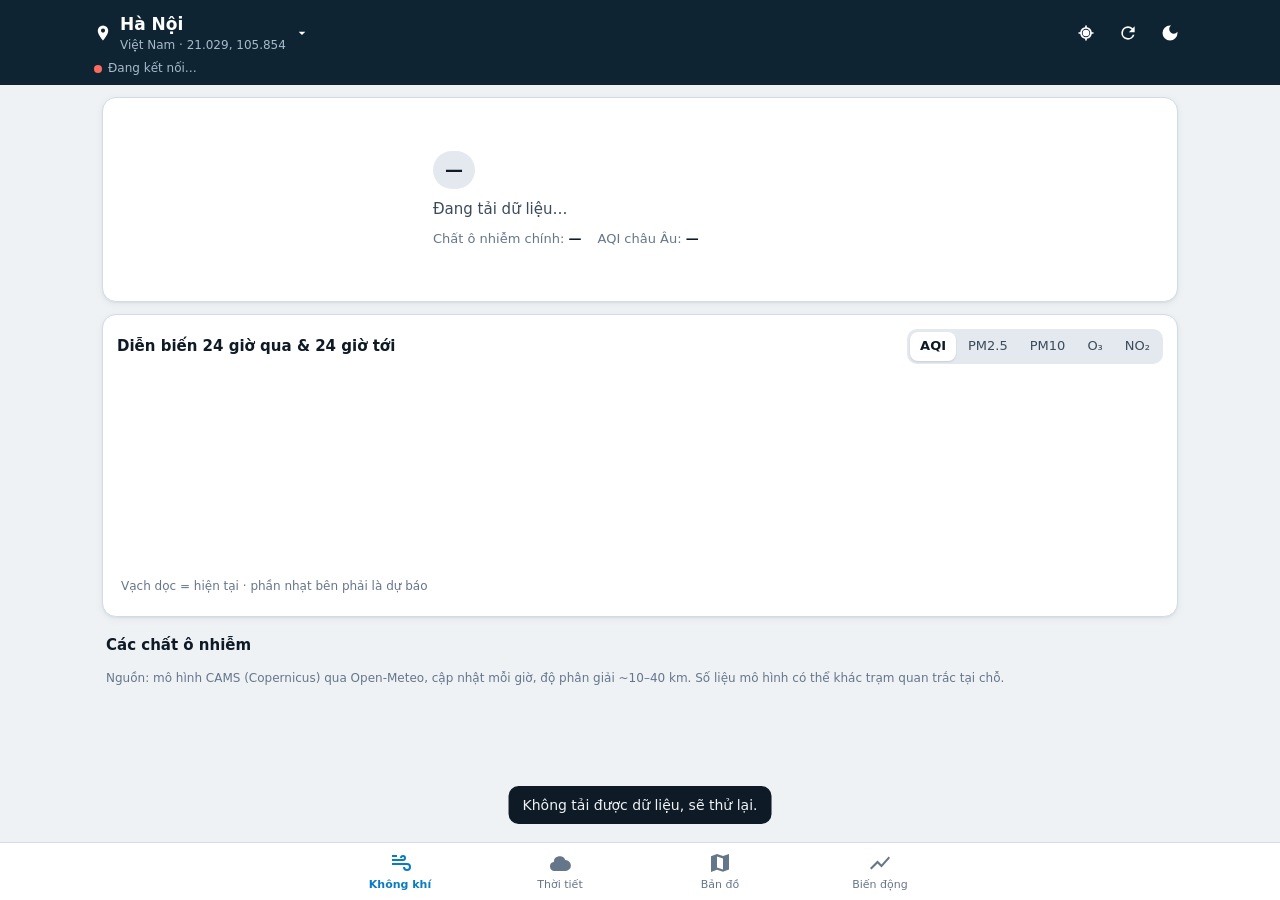
<file: khong-khi/index.html>
<!doctype html>
<html lang="vi">
<head>
<meta charset="utf-8">
<meta name="viewport" content="width=device-width,initial-scale=1,viewport-fit=cover">
<title>Bầu Trời Sống</title>
<meta name="description" content="Chất lượng không khí, thời tiết và bản đồ theo thời gian thực, theo dõi biến động thực tế.">
<meta name="theme-color" content="#0E2433">
<meta name="mobile-web-app-capable" content="yes">
<meta name="apple-mobile-web-app-capable" content="yes">
<meta name="apple-mobile-web-app-title" content="Bầu Trời">
<link rel="manifest" href="manifest.webmanifest">
<link rel="icon" href="icon.svg" type="image/svg+xml">
<link rel="apple-touch-icon" href="icon-192.png">
<link rel="stylesheet" href="vendor/leaflet/leaflet.css">
<link rel="stylesheet" href="style.css">
</head>
<body>
<header class="top">
  <div class="top-row">
    <button class="loc-btn" id="locBtn" aria-label="Đổi địa điểm">
      <svg viewBox="0 0 24 24" width="18" height="18" aria-hidden="true"><path fill="currentColor" d="M12 2a7 7 0 0 0-7 7c0 5.2 7 13 7 13s7-7.8 7-13a7 7 0 0 0-7-7Zm0 9.5A2.5 2.5 0 1 1 12 6a2.5 2.5 0 0 1 0 5.5Z"/></svg>
      <span class="loc-text"><b id="locName">Đang xác định vị trí…</b><small id="locSub">&nbsp;</small></span>
      <svg viewBox="0 0 24 24" width="16" height="16" aria-hidden="true"><path fill="currentColor" d="m7 10 5 5 5-5z"/></svg>
    </button>
    <div class="top-actions">
      <button class="icon-btn" id="gpsBtn" title="Vị trí hiện tại" aria-label="Dùng vị trí hiện tại">
        <svg viewBox="0 0 24 24" width="20" height="20" aria-hidden="true"><path fill="currentColor" d="M12 8a4 4 0 1 0 0 8 4 4 0 0 0 0-8Zm9 3h-2.07A7 7 0 0 0 13 5.07V3h-2v2.07A7 7 0 0 0 5.07 11H3v2h2.07A7 7 0 0 0 11 18.93V21h2v-2.07A7 7 0 0 0 18.93 13H21v-2Zm-9 6a5 5 0 1 1 0-10 5 5 0 0 1 0 10Z"/></svg>
      </button>
      <button class="icon-btn" id="refreshBtn" title="Làm mới ngay" aria-label="Làm mới dữ liệu">
        <svg viewBox="0 0 24 24" width="20" height="20" aria-hidden="true"><path fill="currentColor" d="M17.65 6.35A7.95 7.95 0 0 0 12 4a8 8 0 1 0 7.73 10h-2.08A6 6 0 1 1 12 6c1.66 0 3.14.69 4.22 1.78L13 11h7V4l-2.35 2.35Z"/></svg>
      </button>
      <button class="icon-btn" id="themeBtn" title="Đổi giao diện sáng/tối" aria-label="Đổi giao diện">
        <svg viewBox="0 0 24 24" width="20" height="20" aria-hidden="true"><path fill="currentColor" d="M12 3a9 9 0 1 0 9 9c0-.46-.04-.92-.1-1.36a5.39 5.39 0 0 1-4.4 2.26 5.4 5.4 0 0 1-3.14-9.8c-.44-.06-.9-.1-1.36-.1Z"/></svg>
      </button>
    </div>
  </div>
  <div class="live-row">
    <span class="live" id="liveDot"><i></i><span id="liveText">Đang kết nối…</span></span>
    <span class="next" id="nextText"></span>
  </div>
</header>

<!-- Bảng chọn địa điểm -->
<div class="sheet" id="sheet" hidden>
  <div class="sheet-card" role="dialog" aria-modal="true" aria-label="Chọn địa điểm">
    <div class="sheet-head">
      <input id="searchInput" type="search" placeholder="Tìm thành phố, quận, huyện…" autocomplete="off">
      <button class="icon-btn" id="sheetClose" aria-label="Đóng">✕</button>
    </div>
    <button class="row-btn" id="sheetGps">📍 Dùng vị trí hiện tại (GPS)</button>
    <div id="searchResults" class="list"></div>
    <h4 class="sub-h">Địa điểm đã lưu</h4>
    <div id="favList" class="list"></div>
    <p class="hint">Mẹo: chạm vào bất kỳ điểm nào trên tab <b>Bản đồ</b> để xem số liệu tại đó.</p>
  </div>
</div>

<main>
  <!-- TAB KHÔNG KHÍ -->
  <section class="tab" id="tab-air" data-tab="air">
    <div class="card hero" id="aqiHero">
      <div class="gauge-wrap"><svg id="gauge" viewBox="0 0 240 140" role="img" aria-label="Chỉ số AQI"></svg></div>
      <div class="hero-info">
        <div class="cat-chip" id="aqiCat">—</div>
        <p class="advice" id="aqiAdvice">Đang tải dữ liệu…</p>
        <div class="hero-meta">
          <span>Chất ô nhiễm chính: <b id="aqiMain">—</b></span>
          <span>AQI châu Âu: <b id="aqiEu">—</b></span>
          <span id="aqiDelta"></span>
        </div>
      </div>
    </div>

    <div class="card">
      <div class="card-head">
        <h3>Diễn biến 24 giờ qua &amp; 24 giờ tới</h3>
        <div class="seg" id="aqMetricSeg">
          <button data-m="us_aqi" class="on">AQI</button>
          <button data-m="pm2_5">PM2.5</button>
          <button data-m="pm10">PM10</button>
          <button data-m="ozone">O₃</button>
          <button data-m="nitrogen_dioxide">NO₂</button>
        </div>
      </div>
      <div class="chart" id="aqChart"></div>
      <p class="chart-note">Vạch dọc = hiện tại · phần nhạt bên phải là dự báo</p>
    </div>

    <h3 class="sec-h">Các chất ô nhiễm</h3>
    <div class="grid pol-grid" id="polGrid"></div>
    <p class="source">Nguồn: mô hình CAMS (Copernicus) qua Open-Meteo, cập nhật mỗi giờ, độ phân giải ~10–40 km. Số liệu mô hình có thể khác trạm quan trắc tại chỗ.</p>
  </section>

  <!-- TAB THỜI TIẾT -->
  <section class="tab" id="tab-weather" data-tab="weather" hidden>
    <div class="card wx-hero">
      <div class="wx-main">
        <div class="wx-icon" id="wxIcon"></div>
        <div>
          <div class="wx-temp" id="wxTemp">—°</div>
          <div class="wx-desc" id="wxDesc">—</div>
          <div class="wx-feel" id="wxFeel"></div>
        </div>
      </div>
      <div class="wx-stats" id="wxStats"></div>
    </div>

    <div class="card">
      <div class="card-head"><h3>48 giờ: nhiệt độ</h3></div>
      <div class="chart" id="tempChart"></div>
    </div>
    <div class="card">
      <div class="card-head"><h3>48 giờ: khả năng mưa</h3></div>
      <div class="chart short" id="rainChart"></div>
    </div>
    <div class="card">
      <div class="card-head"><h3>Theo giờ</h3></div>
      <div class="hours" id="hourStrip"></div>
    </div>
    <div class="card">
      <div class="card-head"><h3>7 ngày tới</h3></div>
      <div id="dailyList" class="daily"></div>
    </div>
    <p class="source">Nguồn: Open-Meteo (tổng hợp mô hình ECMWF, GFS, ICON…), cập nhật ~15 phút.</p>
  </section>

  <!-- TAB BẢN ĐỒ -->
  <section class="tab tab-map" id="tab-map" data-tab="map" hidden>
    <div class="map-tools">
      <div class="seg" id="mapLayerSeg">
        <button data-l="aqi" class="on">AQI</button>
        <button data-l="pm25">PM2.5</button>
        <button data-l="temp">Nhiệt độ</button>
        <button data-l="wind">Gió</button>
        <button data-l="none">Tắt</button>
      </div>
      <label class="toggle"><input type="checkbox" id="radarToggle" checked> Radar mưa</label>
    </div>
    <div id="map"></div>
    <div class="radar-bar" id="radarBar" hidden>
      <button class="icon-btn small" id="radarPlay" aria-label="Phát/dừng radar">▶</button>
      <input type="range" id="radarSlider" min="0" max="0" value="0" aria-label="Khung thời gian radar">
      <span id="radarTime">—</span>
    </div>
    <div class="map-legend" id="mapLegend"></div>
    <div class="map-status" id="mapStatus"></div>
  </section>

  <!-- TAB BIẾN ĐỘNG -->
  <section class="tab" id="tab-changes" data-tab="changes" hidden>
    <div class="card">
      <div class="card-head"><h3>So sánh với trước đây</h3></div>
      <div class="table-wrap"><table class="cmp" id="cmpTable"></table></div>
      <p class="chart-note">▲ tăng · ▼ giảm. Với chất ô nhiễm: đỏ = xấu đi, xanh = tốt lên.</p>
    </div>

    <div class="card">
      <div class="card-head">
        <h3>Nhật ký thay đổi thực tế</h3>
        <button class="link-btn" id="notifyBtn">🔔 Bật thông báo</button>
      </div>
      <p class="hint">Mỗi lần dữ liệu mới về, app so sánh với lần đo trước và ghi lại thay đổi đáng kể: AQI đổi mức, bắt đầu/tạnh mưa, nhiệt độ, gió…</p>
      <ul class="events" id="eventList"></ul>
    </div>

    <div class="card">
      <div class="card-head">
        <h3>Các lần đo đã ghi</h3>
        <button class="link-btn" id="csvBtn">Tải CSV</button>
      </div>
      <div class="table-wrap"><table class="log" id="logTable"></table></div>
    </div>
  </section>
</main>

<nav class="tabbar" id="tabbar">
  <button data-go="air" class="on"><svg viewBox="0 0 24 24" aria-hidden="true"><path fill="currentColor" d="M4 10h11a3 3 0 1 0-3-3h2a1 1 0 1 1 1 1H4v2Zm0 4h15a2 2 0 1 1-2 2h-2a4 4 0 1 0 4-4H4v2Zm0-8h5V4H4v2Z"/></svg><span>Không khí</span></button>
  <button data-go="weather"><svg viewBox="0 0 24 24" aria-hidden="true"><path fill="currentColor" d="M6.5 20a4.5 4.5 0 0 1-.72-8.94A6 6 0 0 1 17.4 9.1 4.5 4.5 0 0 1 17.5 20h-11Z"/></svg><span>Thời tiết</span></button>
  <button data-go="map"><svg viewBox="0 0 24 24" aria-hidden="true"><path fill="currentColor" d="m15 5.1-6-2.1-6 2.3V21l6-2.3 6 2.1 6-2.3V3l-6 2.1Zm0 13.5-6-2.1V5.4l6 2.1v11.1Z"/></svg><span>Bản đồ</span></button>
  <button data-go="changes"><svg viewBox="0 0 24 24" aria-hidden="true"><path fill="currentColor" d="m3.5 18.5 6-6 4 4L22 6.9 20.6 5.5l-7.1 8-4-4L2 17l1.5 1.5Z"/></svg><span>Biến động</span></button>
</nav>

<div class="toast" id="toast" hidden></div>

<script src="vendor/leaflet/leaflet.js"></script>
<script src="app.js"></script>
</body>
</html>
</file>
<file: khong-khi/vendor/leaflet/leaflet.css>
/* required styles */

.leaflet-pane,
.leaflet-tile,
.leaflet-marker-icon,
.leaflet-marker-shadow,
.leaflet-tile-container,
.leaflet-pane > svg,
.leaflet-pane > canvas,
.leaflet-zoom-box,
.leaflet-image-layer,
.leaflet-layer {
	position: absolute;
	left: 0;
	top: 0;
	}
.leaflet-container {
	overflow: hidden;
	}
.leaflet-tile,
.leaflet-marker-icon,
.leaflet-marker-shadow {
	-webkit-user-select: none;
	   -moz-user-select: none;
	        user-select: none;
	  -webkit-user-drag: none;
	}
/* Prevents IE11 from highlighting tiles in blue */
.leaflet-tile::selection {
	background: transparent;
}
/* Safari renders non-retina tile on retina better with this, but Chrome is worse */
.leaflet-safari .leaflet-tile {
	image-rendering: -webkit-optimize-contrast;
	}
/* hack that prevents hw layers "stretching" when loading new tiles */
.leaflet-safari .leaflet-tile-container {
	width: 1600px;
	height: 1600px;
	-webkit-transform-origin: 0 0;
	}
.leaflet-marker-icon,
.leaflet-marker-shadow {
	display: block;
	}
/* .leaflet-container svg: reset svg max-width decleration shipped in Joomla! (joomla.org) 3.x */
/* .leaflet-container img: map is broken in FF if you have max-width: 100% on tiles */
.leaflet-container .leaflet-overlay-pane svg {
	max-width: none !important;
	max-height: none !important;
	}
.leaflet-container .leaflet-marker-pane img,
.leaflet-container .leaflet-shadow-pane img,
.leaflet-container .leaflet-tile-pane img,
.leaflet-container img.leaflet-image-layer,
.leaflet-container .leaflet-tile {
	max-width: none !important;
	max-height: none !important;
	width: auto;
	padding: 0;
	}

.leaflet-container img.leaflet-tile {
	/* See: https://bugs.chromium.org/p/chromium/issues/detail?id=600120 */
	mix-blend-mode: plus-lighter;
}

.leaflet-container.leaflet-touch-zoom {
	-ms-touch-action: pan-x pan-y;
	touch-action: pan-x pan-y;
	}
.leaflet-container.leaflet-touch-drag {
	-ms-touch-action: pinch-zoom;
	/* Fallback for FF which doesn't support pinch-zoom */
	touch-action: none;
	touch-action: pinch-zoom;
}
.leaflet-container.leaflet-touch-drag.leaflet-touch-zoom {
	-ms-touch-action: none;
	touch-action: none;
}
.leaflet-container {
	-webkit-tap-highlight-color: transparent;
}
.leaflet-container a {
	-webkit-tap-highlight-color: rgba(51, 181, 229, 0.4);
}
.leaflet-tile {
	filter: inherit;
	visibility: hidden;
	}
.leaflet-tile-loaded {
	visibility: inherit;
	}
.leaflet-zoom-box {
	width: 0;
	height: 0;
	-moz-box-sizing: border-box;
	     box-sizing: border-box;
	z-index: 800;
	}
/* workaround for https://bugzilla.mozilla.org/show_bug.cgi?id=888319 */
.leaflet-overlay-pane svg {
	-moz-user-select: none;
	}

.leaflet-pane         { z-index: 400; }

.leaflet-tile-pane    { z-index: 200; }
.leaflet-overlay-pane { z-index: 400; }
.leaflet-shadow-pane  { z-index: 500; }
.leaflet-marker-pane  { z-index: 600; }
.leaflet-tooltip-pane   { z-index: 650; }
.leaflet-popup-pane   { z-index: 700; }

.leaflet-map-pane canvas { z-index: 100; }
.leaflet-map-pane svg    { z-index: 200; }

.leaflet-vml-shape {
	width: 1px;
	height: 1px;
	}
.lvml {
	behavior: url(#default#VML);
	display: inline-block;
	position: absolute;
	}


/* control positioning */

.leaflet-control {
	position: relative;
	z-index: 800;
	pointer-events: visiblePainted; /* IE 9-10 doesn't have auto */
	pointer-events: auto;
	}
.leaflet-top,
.leaflet-bottom {
	position: absolute;
	z-index: 1000;
	pointer-events: none;
	}
.leaflet-top {
	top: 0;
	}
.leaflet-right {
	right: 0;
	}
.leaflet-bottom {
	bottom: 0;
	}
.leaflet-left {
	left: 0;
	}
.leaflet-control {
	float: left;
	clear: both;
	}
.leaflet-right .leaflet-control {
	float: right;
	}
.leaflet-top .leaflet-control {
	margin-top: 10px;
	}
.leaflet-bottom .leaflet-control {
	margin-bottom: 10px;
	}
.leaflet-left .leaflet-control {
	margin-left: 10px;
	}
.leaflet-right .leaflet-control {
	margin-right: 10px;
	}


/* zoom and fade animations */

.leaflet-fade-anim .leaflet-popup {
	opacity: 0;
	-webkit-transition: opacity 0.2s linear;
	   -moz-transition: opacity 0.2s linear;
	        transition: opacity 0.2s linear;
	}
.leaflet-fade-anim .leaflet-map-pane .leaflet-popup {
	opacity: 1;
	}
.leaflet-zoom-animated {
	-webkit-transform-origin: 0 0;
	    -ms-transform-origin: 0 0;
	        transform-origin: 0 0;
	}
svg.leaflet-zoom-animated {
	will-change: transform;
}

.leaflet-zoom-anim .leaflet-zoom-animated {
	-webkit-transition: -webkit-transform 0.25s cubic-bezier(0,0,0.25,1);
	   -moz-transition:    -moz-transform 0.25s cubic-bezier(0,0,0.25,1);
	        transition:         transform 0.25s cubic-bezier(0,0,0.25,1);
	}
.leaflet-zoom-anim .leaflet-tile,
.leaflet-pan-anim .leaflet-tile {
	-webkit-transition: none;
	   -moz-transition: none;
	        transition: none;
	}

.leaflet-zoom-anim .leaflet-zoom-hide {
	visibility: hidden;
	}


/* cursors */

.leaflet-interactive {
	cursor: pointer;
	}
.leaflet-grab {
	cursor: -webkit-grab;
	cursor:    -moz-grab;
	cursor:         grab;
	}
.leaflet-crosshair,
.leaflet-crosshair .leaflet-interactive {
	cursor: crosshair;
	}
.leaflet-popup-pane,
.leaflet-control {
	cursor: auto;
	}
.leaflet-dragging .leaflet-grab,
.leaflet-dragging .leaflet-grab .leaflet-interactive,
.leaflet-dragging .leaflet-marker-draggable {
	cursor: move;
	cursor: -webkit-grabbing;
	cursor:    -moz-grabbing;
	cursor:         grabbing;
	}

/* marker & overlays interactivity */
.leaflet-marker-icon,
.leaflet-marker-shadow,
.leaflet-image-layer,
.leaflet-pane > svg path,
.leaflet-tile-container {
	pointer-events: none;
	}

.leaflet-marker-icon.leaflet-interactive,
.leaflet-image-layer.leaflet-interactive,
.leaflet-pane > svg path.leaflet-interactive,
svg.leaflet-image-layer.leaflet-interactive path {
	pointer-events: visiblePainted; /* IE 9-10 doesn't have auto */
	pointer-events: auto;
	}

/* visual tweaks */

.leaflet-container {
	background: #ddd;
	outline-offset: 1px;
	}
.leaflet-container a {
	color: #0078A8;
	}
.leaflet-zoom-box {
	border: 2px dotted #38f;
	background: rgba(255,255,255,0.5);
	}


/* general typography */
.leaflet-container {
	font-family: "Helvetica Neue", Arial, Helvetica, sans-serif;
	font-size: 12px;
	font-size: 0.75rem;
	line-height: 1.5;
	}


/* general toolbar styles */

.leaflet-bar {
	box-shadow: 0 1px 5px rgba(0,0,0,0.65);
	border-radius: 4px;
	}
.leaflet-bar a {
	background-color: #fff;
	border-bottom: 1px solid #ccc;
	width: 26px;
	height: 26px;
	line-height: 26px;
	display: block;
	text-align: center;
	text-decoration: none;
	color: black;
	}
.leaflet-bar a,
.leaflet-control-layers-toggle {
	background-position: 50% 50%;
	background-repeat: no-repeat;
	display: block;
	}
.leaflet-bar a:hover,
.leaflet-bar a:focus {
	background-color: #f4f4f4;
	}
.leaflet-bar a:first-child {
	border-top-left-radius: 4px;
	border-top-right-radius: 4px;
	}
.leaflet-bar a:last-child {
	border-bottom-left-radius: 4px;
	border-bottom-right-radius: 4px;
	border-bottom: none;
	}
.leaflet-bar a.leaflet-disabled {
	cursor: default;
	background-color: #f4f4f4;
	color: #bbb;
	}

.leaflet-touch .leaflet-bar a {
	width: 30px;
	height: 30px;
	line-height: 30px;
	}
.leaflet-touch .leaflet-bar a:first-child {
	border-top-left-radius: 2px;
	border-top-right-radius: 2px;
	}
.leaflet-touch .leaflet-bar a:last-child {
	border-bottom-left-radius: 2px;
	border-bottom-right-radius: 2px;
	}

/* zoom control */

.leaflet-control-zoom-in,
.leaflet-control-zoom-out {
	font: bold 18px 'Lucida Console', Monaco, monospace;
	text-indent: 1px;
	}

.leaflet-touch .leaflet-control-zoom-in, .leaflet-touch .leaflet-control-zoom-out  {
	font-size: 22px;
	}


/* layers control */

.leaflet-control-layers {
	box-shadow: 0 1px 5px rgba(0,0,0,0.4);
	background: #fff;
	border-radius: 5px;
	}
.leaflet-control-layers-toggle {
	background-image: url(images/layers.png);
	width: 36px;
	height: 36px;
	}
.leaflet-retina .leaflet-control-layers-toggle {
	background-image: url(images/layers-2x.png);
	background-size: 26px 26px;
	}
.leaflet-touch .leaflet-control-layers-toggle {
	width: 44px;
	height: 44px;
	}
.leaflet-control-layers .leaflet-control-layers-list,
.leaflet-control-layers-expanded .leaflet-control-layers-toggle {
	display: none;
	}
.leaflet-control-layers-expanded .leaflet-control-layers-list {
	display: block;
	position: relative;
	}
.leaflet-control-layers-expanded {
	padding: 6px 10px 6px 6px;
	color: #333;
	background: #fff;
	}
.leaflet-control-layers-scrollbar {
	overflow-y: scroll;
	overflow-x: hidden;
	padding-right: 5px;
	}
.leaflet-control-layers-selector {
	margin-top: 2px;
	position: relative;
	top: 1px;
	}
.leaflet-control-layers label {
	display: block;
	font-size: 13px;
	font-size: 1.08333em;
	}
.leaflet-control-layers-separator {
	height: 0;
	border-top: 1px solid #ddd;
	margin: 5px -10px 5px -6px;
	}

/* Default icon URLs */
.leaflet-default-icon-path { /* used only in path-guessing heuristic, see L.Icon.Default */
	background-image: url(images/marker-icon.png);
	}


/* attribution and scale controls */

.leaflet-container .leaflet-control-attribution {
	background: #fff;
	background: rgba(255, 255, 255, 0.8);
	margin: 0;
	}
.leaflet-control-attribution,
.leaflet-control-scale-line {
	padding: 0 5px;
	color: #333;
	line-height: 1.4;
	}
.leaflet-control-attribution a {
	text-decoration: none;
	}
.leaflet-control-attribution a:hover,
.leaflet-control-attribution a:focus {
	text-decoration: underline;
	}
.leaflet-attribution-flag {
	display: inline !important;
	vertical-align: baseline !important;
	width: 1em;
	height: 0.6669em;
	}
.leaflet-left .leaflet-control-scale {
	margin-left: 5px;
	}
.leaflet-bottom .leaflet-control-scale {
	margin-bottom: 5px;
	}
.leaflet-control-scale-line {
	border: 2px solid #777;
	border-top: none;
	line-height: 1.1;
	padding: 2px 5px 1px;
	white-space: nowrap;
	-moz-box-sizing: border-box;
	     box-sizing: border-box;
	background: rgba(255, 255, 255, 0.8);
	text-shadow: 1px 1px #fff;
	}
.leaflet-control-scale-line:not(:first-child) {
	border-top: 2px solid #777;
	border-bottom: none;
	margin-top: -2px;
	}
.leaflet-control-scale-line:not(:first-child):not(:last-child) {
	border-bottom: 2px solid #777;
	}

.leaflet-touch .leaflet-control-attribution,
.leaflet-touch .leaflet-control-layers,
.leaflet-touch .leaflet-bar {
	box-shadow: none;
	}
.leaflet-touch .leaflet-control-layers,
.leaflet-touch .leaflet-bar {
	border: 2px solid rgba(0,0,0,0.2);
	background-clip: padding-box;
	}


/* popup */

.leaflet-popup {
	position: absolute;
	text-align: center;
	margin-bottom: 20px;
	}
.leaflet-popup-content-wrapper {
	padding: 1px;
	text-align: left;
	border-radius: 12px;
	}
.leaflet-popup-content {
	margin: 13px 24px 13px 20px;
	line-height: 1.3;
	font-size: 13px;
	font-size: 1.08333em;
	min-height: 1px;
	}
.leaflet-popup-content p {
	margin: 17px 0;
	margin: 1.3em 0;
	}
.leaflet-popup-tip-container {
	width: 40px;
	height: 20px;
	position: absolute;
	left: 50%;
	margin-top: -1px;
	margin-left: -20px;
	overflow: hidden;
	pointer-events: none;
	}
.leaflet-popup-tip {
	width: 17px;
	height: 17px;
	padding: 1px;

	margin: -10px auto 0;
	pointer-events: auto;

	-webkit-transform: rotate(45deg);
	   -moz-transform: rotate(45deg);
	    -ms-transform: rotate(45deg);
	        transform: rotate(45deg);
	}
.leaflet-popup-content-wrapper,
.leaflet-popup-tip {
	background: white;
	color: #333;
	box-shadow: 0 3px 14px rgba(0,0,0,0.4);
	}
.leaflet-container a.leaflet-popup-close-button {
	position: absolute;
	top: 0;
	right: 0;
	border: none;
	text-align: center;
	width: 24px;
	height: 24px;
	font: 16px/24px Tahoma, Verdana, sans-serif;
	color: #757575;
	text-decoration: none;
	background: transparent;
	}
.leaflet-container a.leaflet-popup-close-button:hover,
.leaflet-container a.leaflet-popup-close-button:focus {
	color: #585858;
	}
.leaflet-popup-scrolled {
	overflow: auto;
	}

.leaflet-oldie .leaflet-popup-content-wrapper {
	-ms-zoom: 1;
	}
.leaflet-oldie .leaflet-popup-tip {
	width: 24px;
	margin: 0 auto;

	-ms-filter: "progid:DXImageTransform.Microsoft.Matrix(M11=0.70710678, M12=0.70710678, M21=-0.70710678, M22=0.70710678)";
	filter: progid:DXImageTransform.Microsoft.Matrix(M11=0.70710678, M12=0.70710678, M21=-0.70710678, M22=0.70710678);
	}

.leaflet-oldie .leaflet-control-zoom,
.leaflet-oldie .leaflet-control-layers,
.leaflet-oldie .leaflet-popup-content-wrapper,
.leaflet-oldie .leaflet-popup-tip {
	border: 1px solid #999;
	}


/* div icon */

.leaflet-div-icon {
	background: #fff;
	border: 1px solid #666;
	}


/* Tooltip */
/* Base styles for the element that has a tooltip */
.leaflet-tooltip {
	position: absolute;
	padding: 6px;
	background-color: #fff;
	border: 1px solid #fff;
	border-radius: 3px;
	color: #222;
	white-space: nowrap;
	-webkit-user-select: none;
	-moz-user-select: none;
	-ms-user-select: none;
	user-select: none;
	pointer-events: none;
	box-shadow: 0 1px 3px rgba(0,0,0,0.4);
	}
.leaflet-tooltip.leaflet-interactive {
	cursor: pointer;
	pointer-events: auto;
	}
.leaflet-tooltip-top:before,
.leaflet-tooltip-bottom:before,
.leaflet-tooltip-left:before,
.leaflet-tooltip-right:before {
	position: absolute;
	pointer-events: none;
	border: 6px solid transparent;
	background: transparent;
	content: "";
	}

/* Directions */

.leaflet-tooltip-bottom {
	margin-top: 6px;
}
.leaflet-tooltip-top {
	margin-top: -6px;
}
.leaflet-tooltip-bottom:before,
.leaflet-tooltip-top:before {
	left: 50%;
	margin-left: -6px;
	}
.leaflet-tooltip-top:before {
	bottom: 0;
	margin-bottom: -12px;
	border-top-color: #fff;
	}
.leaflet-tooltip-bottom:before {
	top: 0;
	margin-top: -12px;
	margin-left: -6px;
	border-bottom-color: #fff;
	}
.leaflet-tooltip-left {
	margin-left: -6px;
}
.leaflet-tooltip-right {
	margin-left: 6px;
}
.leaflet-tooltip-left:before,
.leaflet-tooltip-right:before {
	top: 50%;
	margin-top: -6px;
	}
.leaflet-tooltip-left:before {
	right: 0;
	margin-right: -12px;
	border-left-color: #fff;
	}
.leaflet-tooltip-right:before {
	left: 0;
	margin-left: -12px;
	border-right-color: #fff;
	}

/* Printing */

@media print {
	/* Prevent printers from removing background-images of controls. */
	.leaflet-control {
		-webkit-print-color-adjust: exact;
		print-color-adjust: exact;
		}
	}
</file>
<file: khong-khi/style.css>
/* Bầu Trời Sống — bảng điều khiển bầu trời: dải đầu xanh đêm, thẻ trắng phẳng, màu chỉ dùng cho mức độ AQI. */
:root{
  --bg:#EEF2F5; --surface:#FFFFFF; --surface-2:#E3E9EF; --ink:#0E1A26; --ink-2:#3B4A5A; --muted:#66768A; --line:#D3DCE5;
  --band:#0E2433; --band-ink:#FFFFFF; --band-muted:#A7BACB;
  --accent:#0A7CC1; --accent-ink:#FFFFFF;
  --up-bad:#C8322B; --down-good:#1F8A4C;
  --grid:#E1E7EE; --chart-line:#0A7CC1; --chart-fc:#0A7CC1;
  --shadow:0 1px 2px rgba(14,26,38,.06),0 2px 8px rgba(14,26,38,.05);
  --r:14px;
  --f:"Inter","Be Vietnam Pro",system-ui,-apple-system,"Segoe UI",Roboto,sans-serif;
  --f-num:ui-rounded,"SF Pro Rounded",system-ui,-apple-system,"Segoe UI",Roboto,sans-serif;
  color-scheme:light;
}
@media (prefers-color-scheme: dark){:root:not([data-theme="light"]){
  --bg:#08121B; --surface:#101D29; --surface-2:#182837; --ink:#E7EEF5; --ink-2:#BCCAD8; --muted:#8597AA; --line:#22364A;
  --band:#050D14; --band-ink:#FFFFFF; --band-muted:#8EA3B7;
  --accent:#4DB2F0; --accent-ink:#04121C;
  --up-bad:#F2766E; --down-good:#5CC98A;
  --grid:#1C2E40; --chart-line:#4DB2F0; --chart-fc:#4DB2F0;
  --shadow:none; color-scheme:dark}}
:root[data-theme="dark"]{
  --bg:#08121B; --surface:#101D29; --surface-2:#182837; --ink:#E7EEF5; --ink-2:#BCCAD8; --muted:#8597AA; --line:#22364A;
  --band:#050D14; --band-ink:#FFFFFF; --band-muted:#8EA3B7;
  --accent:#4DB2F0; --accent-ink:#04121C;
  --up-bad:#F2766E; --down-good:#5CC98A;
  --grid:#1C2E40; --chart-line:#4DB2F0; --chart-fc:#4DB2F0;
  --shadow:none; color-scheme:dark}

*{box-sizing:border-box}
html,body{margin:0;height:100%}
body{background:var(--bg);color:var(--ink);font:15px/1.45 var(--f);-webkit-font-smoothing:antialiased;
  padding-bottom:calc(64px + env(safe-area-inset-bottom,0px));overflow-x:hidden}
button{font:inherit;color:inherit;cursor:pointer}
[hidden]{display:none!important}
h3{margin:0;font-size:15px;font-weight:650}
.sec-h{margin:18px 4px 8px;font-size:15px}

/* Header */
.top{position:sticky;top:0;z-index:1000;background:var(--band);color:var(--band-ink);
  padding:calc(env(safe-area-inset-top,0px) + 8px) 12px 8px}
.top-row{display:flex;align-items:center;gap:8px;max-width:1100px;margin:0 auto}
.loc-btn{flex:1;min-width:0;display:flex;align-items:center;gap:8px;background:transparent;border:0;color:inherit;text-align:left;padding:4px;border-radius:10px}
.loc-btn:hover{background:rgba(255,255,255,.07)}
.loc-text{min-width:0;display:flex;flex-direction:column}
.loc-text b{font-size:17px;white-space:nowrap;overflow:hidden;text-overflow:ellipsis}
.loc-text small{color:var(--band-muted);font-size:12px;white-space:nowrap;overflow:hidden;text-overflow:ellipsis}
.top-actions{display:flex;gap:2px}
.icon-btn{background:transparent;border:0;width:40px;height:40px;border-radius:10px;display:grid;place-items:center;color:inherit}
.icon-btn:hover{background:rgba(127,127,127,.15)}
.icon-btn.small{width:34px;height:34px}
.icon-btn.spin svg{animation:spin 1s linear infinite}
@keyframes spin{to{transform:rotate(360deg)}}
.live-row{display:flex;justify-content:space-between;gap:8px;max-width:1100px;margin:2px auto 0;font-size:12px;color:var(--band-muted);padding:0 4px}
.live{display:inline-flex;align-items:center;gap:6px}
.live i{width:8px;height:8px;border-radius:50%;background:#7C8B99}
.live.on i{background:#3DDC84;box-shadow:0 0 0 0 rgba(61,220,132,.6);animation:pulse 2s infinite}
.live.err i{background:#FF6B5E}
@keyframes pulse{70%{box-shadow:0 0 0 7px rgba(61,220,132,0)}100%{box-shadow:0 0 0 0 rgba(61,220,132,0)}}

main{max-width:1100px;margin:0 auto;padding:12px}
.card{background:var(--surface);border:1px solid var(--line);border-radius:var(--r);padding:14px;margin-bottom:12px;box-shadow:var(--shadow);min-width:0}
.card-head{display:flex;justify-content:space-between;align-items:center;gap:8px;flex-wrap:wrap;margin-bottom:8px}
.grid{display:grid;gap:10px}
.source,.hint,.chart-note{color:var(--muted);font-size:12px;margin:6px 4px}
.hint{margin:4px 0 8px}

/* Segmented */
.seg{display:inline-flex;background:var(--surface-2);border-radius:10px;padding:3px;gap:2px;flex-wrap:wrap}
.seg button{border:0;background:transparent;padding:5px 10px;border-radius:8px;font-size:13px;color:var(--ink-2)}
.seg button.on{background:var(--surface);color:var(--ink);font-weight:600;box-shadow:0 1px 2px rgba(0,0,0,.12)}

/* AQI hero */
.hero{display:grid;grid-template-columns:minmax(220px,300px) 1fr;gap:16px;align-items:center}
.gauge-wrap svg{width:100%;height:auto;display:block}
.cat-chip{display:inline-flex;align-items:center;gap:8px;font-weight:700;font-size:18px;padding:6px 12px;border-radius:999px;background:var(--surface-2)}
.cat-chip i{width:14px;height:14px;border-radius:50%;display:inline-block}
.advice{margin:10px 0;color:var(--ink-2)}
.hero-meta{display:flex;flex-wrap:wrap;gap:6px 16px;font-size:13px;color:var(--muted)}
.hero-meta b{color:var(--ink)}
.gauge-num{font:700 46px var(--f-num);fill:var(--ink)}
.gauge-lbl{font:600 12px var(--f);fill:var(--muted);letter-spacing:.06em}
.gauge-tick{font:500 10px var(--f);fill:var(--muted)}

/* Pollutants */
.pol-grid{grid-template-columns:repeat(auto-fill,minmax(160px,1fr))}
.pol{background:var(--surface);border:1px solid var(--line);border-radius:12px;padding:12px;box-shadow:var(--shadow)}
.pol-top{display:flex;justify-content:space-between;align-items:baseline;gap:6px}
.pol-name{font-weight:650}
.pol-full{font-size:11px;color:var(--muted)}
.pol-val{font:700 24px var(--f-num);margin-top:4px}
.pol-val small{font:500 12px var(--f);color:var(--muted);margin-left:3px}
.bar{height:6px;border-radius:3px;background:var(--surface-2);margin:8px 0 6px;overflow:hidden}
.bar i{display:block;height:100%;border-radius:3px}
.pol-foot{display:flex;justify-content:space-between;font-size:12px;color:var(--muted);gap:6px}
.delta-up{color:var(--up-bad)} .delta-down{color:var(--down-good)} .delta-flat{color:var(--muted)}
.delta-neutral{color:var(--ink-2)}

/* Charts */
.chart{position:relative;height:200px;width:100%}
.chart.short{height:130px}
.chart svg{width:100%;height:100%;display:block;overflow:visible}
.chart .ax{font:11px var(--f);fill:var(--muted)}
.chart .gl{stroke:var(--grid);stroke-width:1}
.chart .now{stroke:var(--ink);stroke-width:1;stroke-dasharray:3 3;opacity:.6}
.tip{position:absolute;pointer-events:none;background:var(--surface);border:1px solid var(--line);border-radius:8px;padding:6px 9px;font-size:12px;
  box-shadow:0 4px 14px rgba(0,0,0,.15);white-space:nowrap;transform:translate(-50%,-100%);z-index:5}
.tip b{font-size:14px}

/* Weather */
.wx-hero{display:grid;grid-template-columns:auto 1fr;gap:18px;align-items:center}
.wx-main{display:flex;align-items:center;gap:12px}
.wx-icon svg{width:84px;height:84px}
.wx-temp{font:700 54px/1 var(--f-num)}
.wx-desc{font-size:17px;font-weight:600;margin-top:4px}
.wx-feel{color:var(--muted);font-size:13px}
.wx-stats{display:grid;grid-template-columns:repeat(auto-fill,minmax(120px,1fr));gap:8px}
.stat{background:var(--surface-2);border-radius:10px;padding:8px 10px}
.stat span{display:block;font-size:11px;color:var(--muted)}
.stat b{font:650 16px var(--f-num)}
.hours{display:flex;gap:6px;overflow-x:auto;padding-bottom:6px;scrollbar-width:thin}
.hour{flex:0 0 62px;text-align:center;background:var(--surface-2);border-radius:10px;padding:8px 4px;font-size:12px}
.hour.now{outline:2px solid var(--accent)}
.hour svg{width:30px;height:30px;display:block;margin:4px auto}
.hour b{font:650 15px var(--f-num);display:block}
.hour .pp{color:var(--accent);font-size:11px;min-height:15px}
.daily{display:flex;flex-direction:column}
.day{display:grid;grid-template-columns:76px 34px 1fr 120px;align-items:center;gap:8px;padding:8px 0;border-top:1px solid var(--line);font-size:14px}
.day:first-child{border-top:0}
.day svg{width:30px;height:30px}
.day .dd small{display:block;color:var(--muted);font-size:11px}
.trange{display:flex;align-items:center;gap:6px;font-family:var(--f-num)}
.trange .rb{flex:1;height:6px;border-radius:3px;background:var(--surface-2);position:relative}
.trange .rb i{position:absolute;top:0;bottom:0;border-radius:3px;background:linear-gradient(90deg,#4A9BE0,#F2A33A)}
.day .rain{color:var(--accent);font-size:12px;text-align:right}

/* Map */
.tab-map{position:relative}
.map-tools{display:flex;gap:8px;align-items:center;justify-content:space-between;flex-wrap:wrap;margin-bottom:8px}
.toggle{display:inline-flex;align-items:center;gap:6px;font-size:14px;background:var(--surface);border:1px solid var(--line);padding:5px 10px;border-radius:10px}
#map{height:calc(100vh - 260px);min-height:360px;border-radius:var(--r);border:1px solid var(--line);background:var(--surface-2);z-index:1}
.radar-bar{display:flex;align-items:center;gap:10px;background:var(--surface);border:1px solid var(--line);border-radius:12px;padding:4px 10px;margin-top:8px;font-size:13px}
.radar-bar input{flex:1}
.map-legend{display:flex;flex-wrap:wrap;gap:4px 10px;font-size:12px;color:var(--ink-2);margin-top:8px}
.map-legend span{display:inline-flex;align-items:center;gap:5px}
.map-legend i{width:12px;height:12px;border-radius:3px;display:inline-block}
.map-status{font-size:12px;color:var(--muted);margin-top:4px}
.mk{display:grid;place-items:center;border-radius:999px;font:700 12px var(--f-num);border:2px solid rgba(255,255,255,.9);box-shadow:0 1px 4px rgba(0,0,0,.35);width:38px;height:24px}
.mk-wind{background:transparent;border:0;box-shadow:none;width:40px;height:40px;color:var(--ink)}
.mk-wind svg{filter:drop-shadow(0 0 2px rgba(255,255,255,.9))}
.mk-wind small{position:absolute;bottom:-6px;left:0;right:0;text-align:center;font:700 10px var(--f-num);text-shadow:0 0 3px #fff,0 0 3px #fff;color:#0E1A26}
.me-dot{width:16px;height:16px;border-radius:50%;background:var(--accent);border:3px solid #fff;box-shadow:0 0 0 4px rgba(10,124,193,.3)}
.leaflet-popup-content{font:13px/1.4 var(--f);margin:10px 12px}
.leaflet-popup-content b{font-size:14px}
.pop-btn{margin-top:6px;border:0;background:var(--accent);color:var(--accent-ink);padding:5px 10px;border-radius:8px;font-weight:600}
.leaflet-container{font-family:var(--f)}

/* Changes */
.table-wrap{overflow-x:auto}
table{border-collapse:collapse;width:100%;font-size:13px}
th,td{padding:7px 8px;text-align:right;border-bottom:1px solid var(--line);white-space:nowrap}
th:first-child,td:first-child{text-align:left}
th{font-weight:600;color:var(--muted);font-size:12px}
td{font-variant-numeric:tabular-nums}
.events{list-style:none;margin:0;padding:0;max-height:420px;overflow:auto}
.events li{display:grid;grid-template-columns:auto 1fr;gap:4px 10px;padding:8px 0;border-top:1px solid var(--line);font-size:14px}
.events li:first-child{border-top:0}
.events .ev-ic{width:28px;height:28px;border-radius:8px;display:grid;place-items:center;background:var(--surface-2);grid-row:span 2}
.events small{color:var(--muted);font-size:12px}
.events .empty{display:block;color:var(--muted)}
.link-btn{border:1px solid var(--line);background:var(--surface-2);border-radius:8px;padding:4px 10px;font-size:13px}

/* Tabbar */
.tabbar{position:fixed;left:0;right:0;bottom:0;z-index:1000;display:flex;justify-content:center;background:var(--surface);border-top:1px solid var(--line);
  padding-bottom:env(safe-area-inset-bottom,0px)}
.tabbar button{flex:1;max-width:160px;border:0;background:transparent;display:flex;flex-direction:column;align-items:center;gap:2px;padding:8px 4px 7px;font-size:11px;color:var(--muted)}
.tabbar svg{width:24px;height:24px}
.tabbar button.on{color:var(--accent);font-weight:650}

/* Sheet */
.sheet{position:fixed;inset:0;z-index:2000;background:rgba(5,13,20,.5);display:flex;align-items:flex-start;justify-content:center;padding:calc(env(safe-area-inset-top,0px) + 12px) 12px 12px}
.sheet-card{background:var(--surface);color:var(--ink);width:100%;max-width:520px;border-radius:16px;padding:12px;max-height:85vh;overflow:auto;box-shadow:0 12px 40px rgba(0,0,0,.3)}
.sheet-head{display:flex;gap:6px}
.sheet-head input{flex:1;min-width:0;font:inherit;font-size:16px;padding:10px 12px;border-radius:10px;border:1px solid var(--line);background:var(--surface-2);color:var(--ink)}
.row-btn{width:100%;text-align:left;border:0;background:var(--surface-2);padding:10px 12px;border-radius:10px;margin:10px 0 4px;font-weight:600}
.list{display:flex;flex-direction:column}
.list .item{display:flex;align-items:center;justify-content:space-between;gap:8px;padding:10px 6px;border-bottom:1px solid var(--line)}
.list .item button.pick{flex:1;text-align:left;border:0;background:transparent;padding:0;min-width:0}
.list .item small{display:block;color:var(--muted);font-size:12px}
.list .item .star{border:0;background:transparent;font-size:18px;color:#E0A800}
.sub-h{margin:14px 4px 4px;font-size:13px;color:var(--muted)}

.toast{position:fixed;left:50%;bottom:calc(76px + env(safe-area-inset-bottom,0px));transform:translateX(-50%);background:var(--ink);color:var(--bg);padding:9px 14px;border-radius:10px;font-size:14px;z-index:3000;max-width:calc(100% - 32px)}

@media (max-width:640px){
  main{padding:10px 10px}
  .hero{grid-template-columns:1fr;gap:6px;text-align:center}
  .gauge-wrap{max-width:280px;margin:0 auto;width:100%}
  .hero-meta{justify-content:center}
  .wx-hero{grid-template-columns:1fr}
  .day{grid-template-columns:62px 30px 1fr 96px;font-size:13px}
  #map{height:calc(100vh - 340px)}
  .pol-grid{grid-template-columns:repeat(2,minmax(0,1fr))}
  .cmp .u{display:none}
  .cmp th,.cmp td{padding:7px 5px}
}
@media (min-width:900px){
  .tabbar{top:auto}
}
</file>
